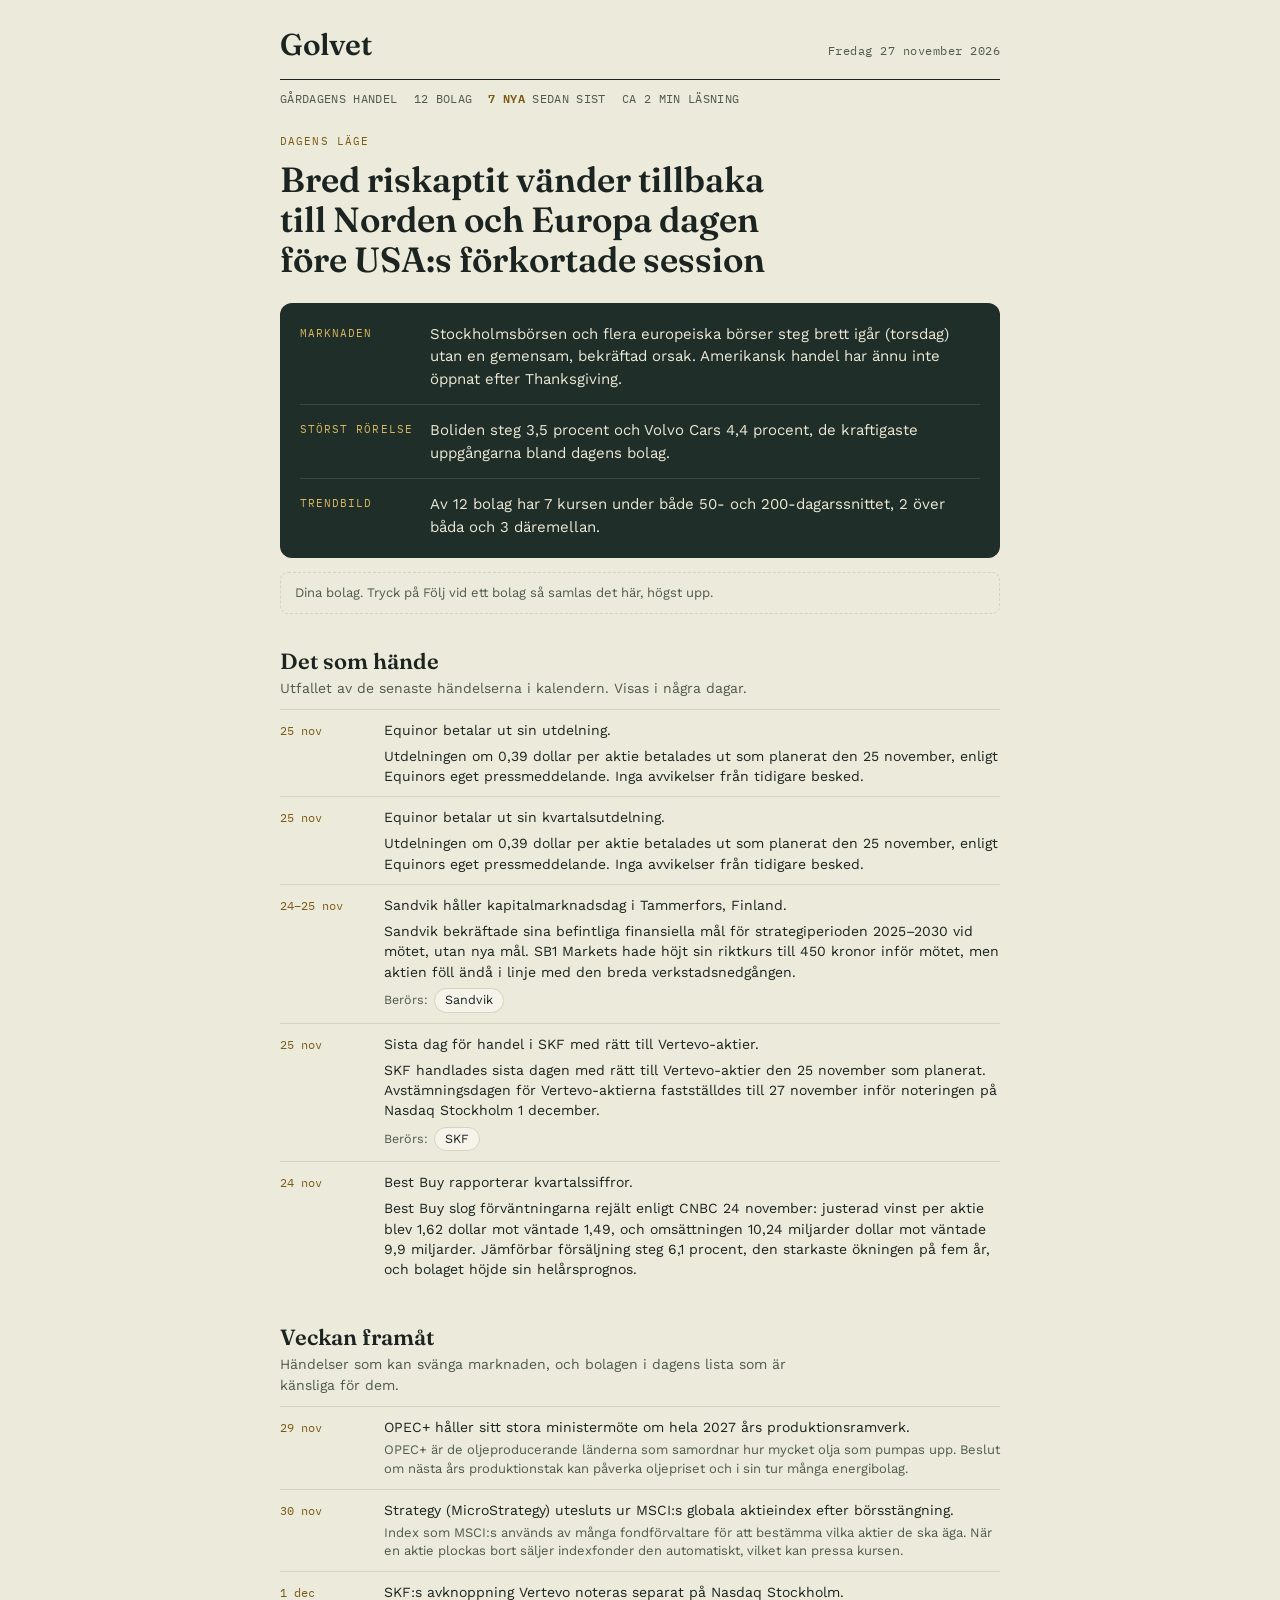
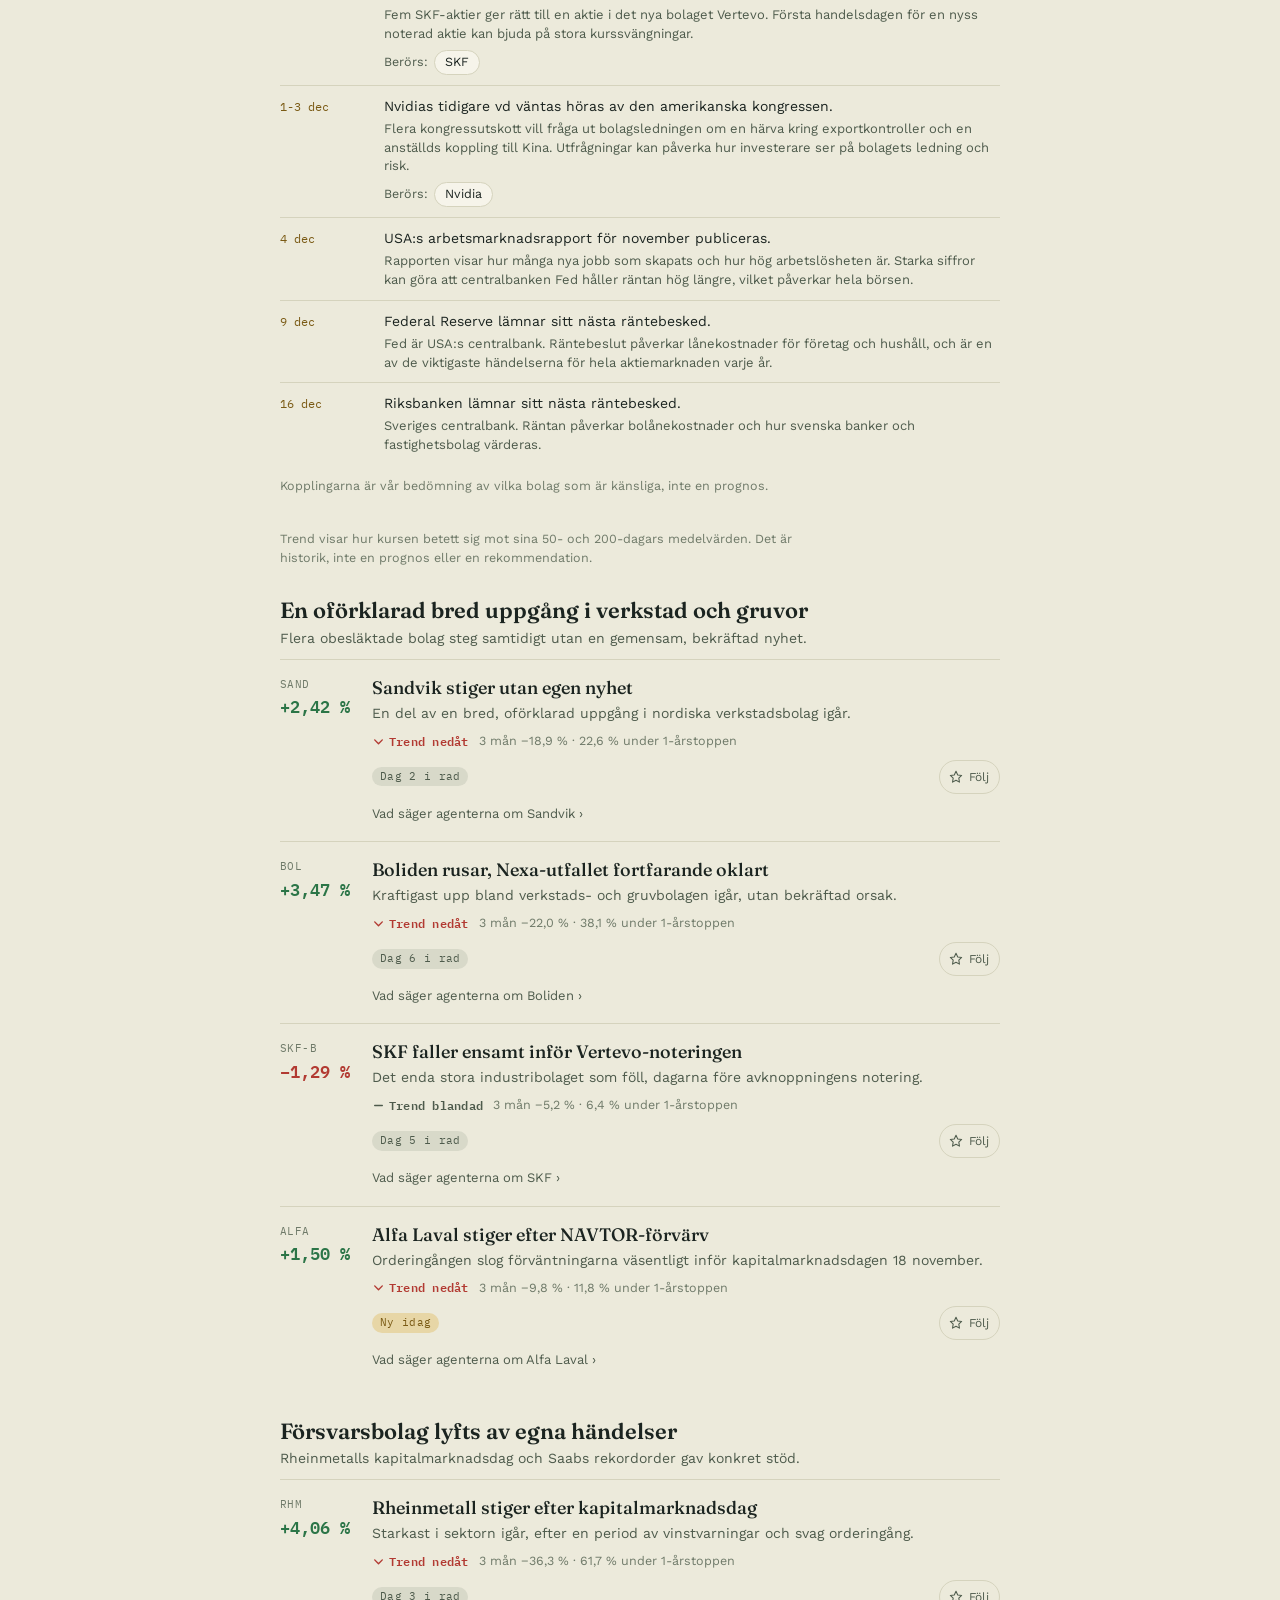
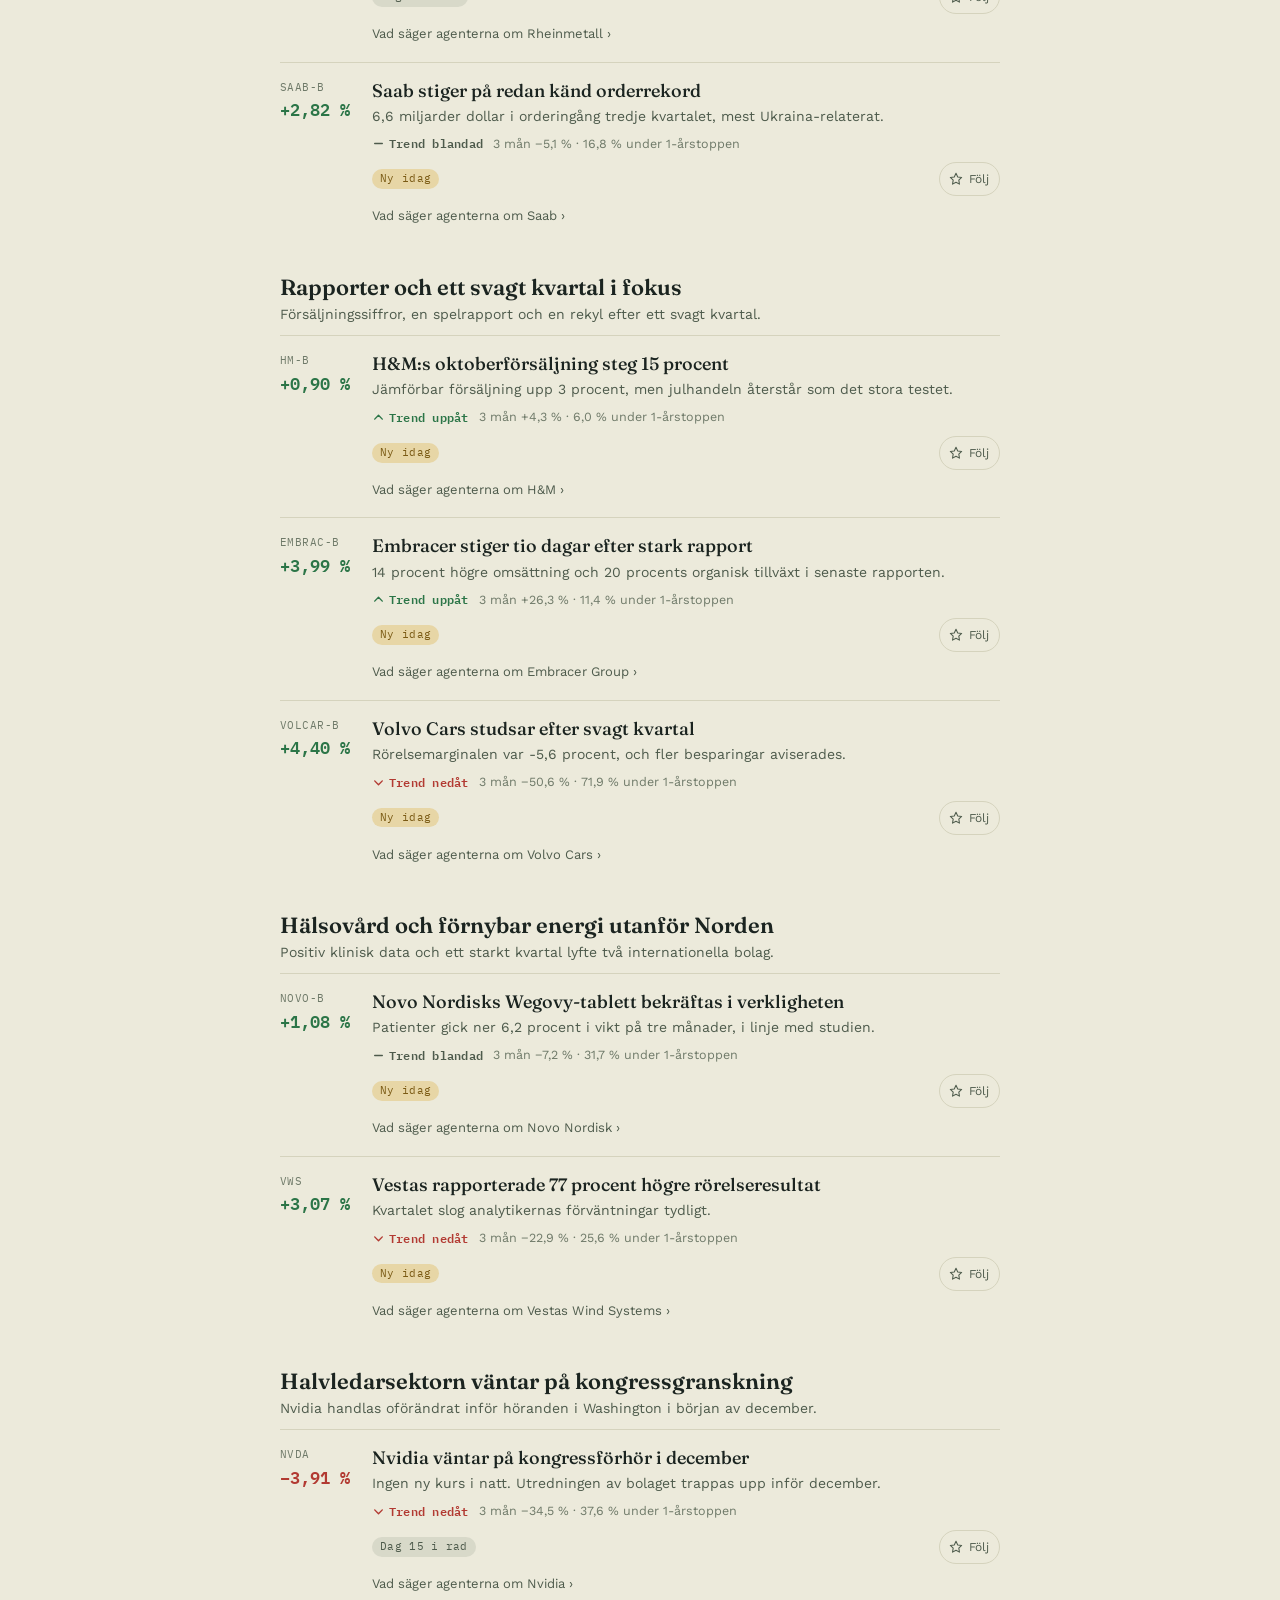
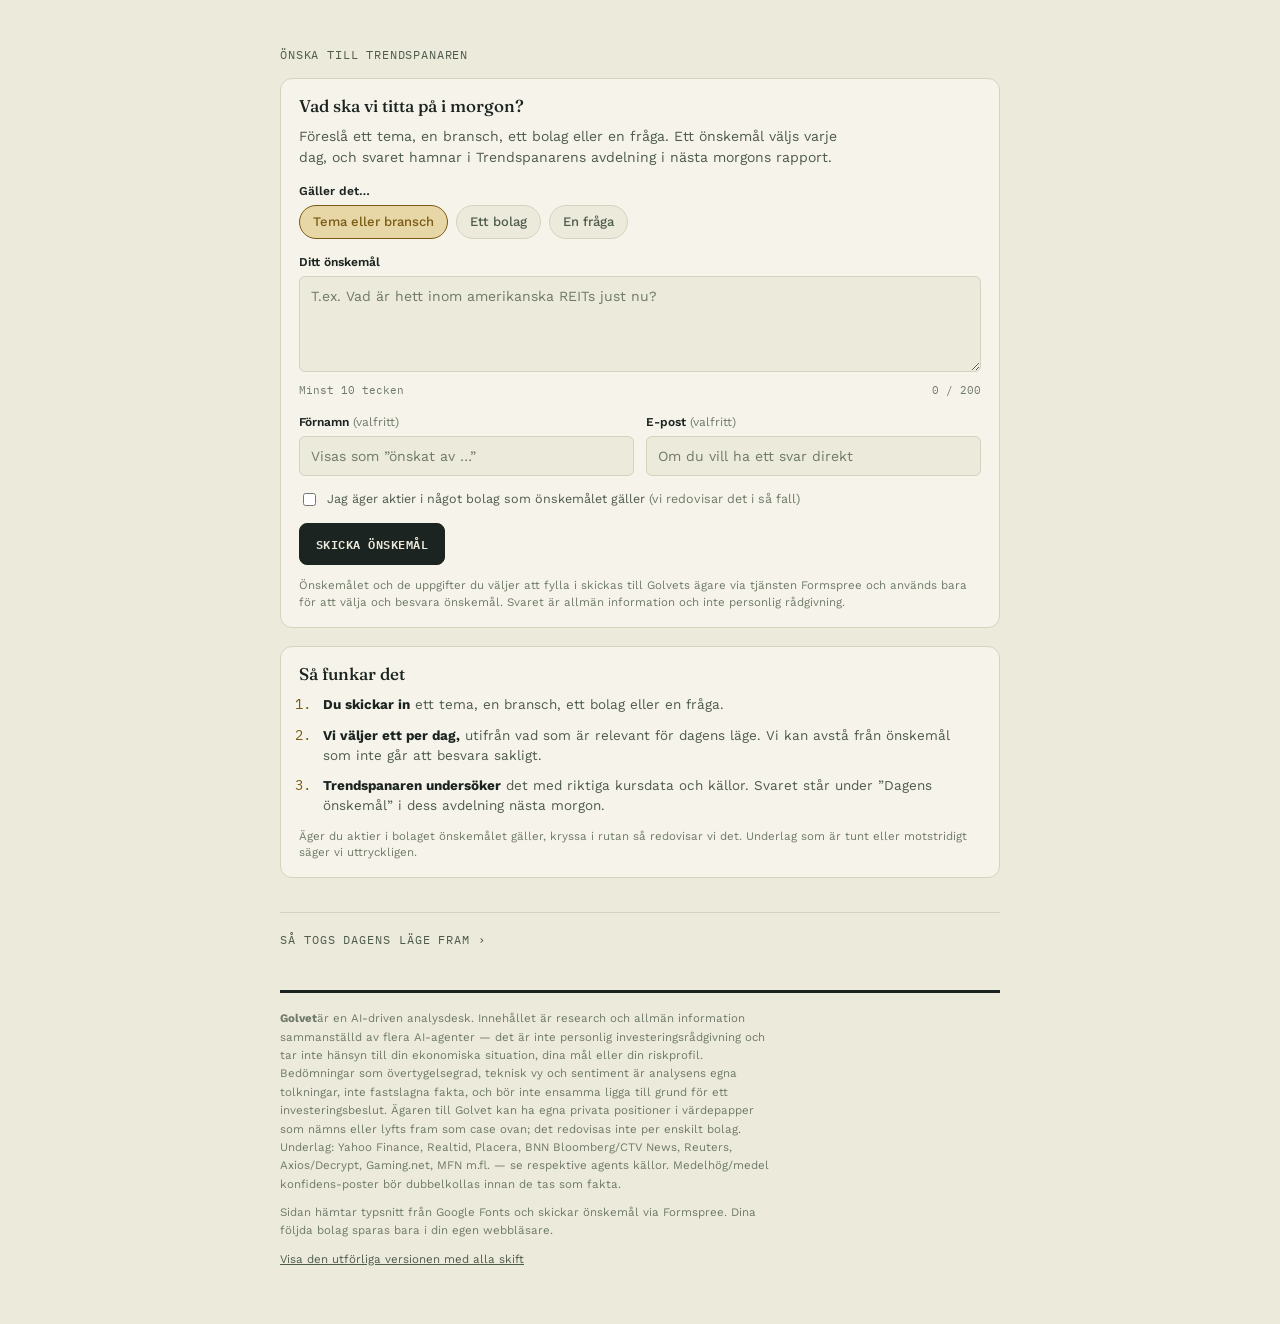
<file: index.html>
<!doctype html><html lang="sv"><head><meta charset="utf-8"><meta name="viewport" content="width=device-width,initial-scale=1"><title>Golvet</title><meta name="description" content="Dagens läge på börsen: Bred riskaptit vänder tillbaka till Norden och Europa dagen före USA:s förkortade session"><link rel="canonical" href="https://golvet.gaidens.se/"><meta property="og:type" content="website"><meta property="og:site_name" content="Golvet"><meta property="og:title" content="Golvet"><meta property="og:description" content="Dagens läge på börsen: Bred riskaptit vänder tillbaka till Norden och Europa dagen före USA:s förkortade session"><meta property="og:url" content="https://golvet.gaidens.se/"><meta property="og:locale" content="sv_SE"><meta name="twitter:card" content="summary"><link rel="icon" href="data:image/svg+xml,%3Csvg xmlns='http://www.w3.org/2000/svg' viewBox='0 0 100 100'%3E%3Ctext y='.9em' font-size='90'%3E%F0%9F%93%88%3C/text%3E%3C/svg%3E"><link rel="preconnect" href="https://fonts.gstatic.com" crossorigin><link rel="stylesheet" href="https://fonts.googleapis.com/css2?family=Fraunces:opsz,wght@9..144,500;9..144,600&family=Work+Sans:wght@400;500;600&family=IBM+Plex+Mono:wght@400;500;600&display=swap"><style>
:root{
  --paper:#ECEADB; --surface:#F6F4EA; --ink:#1B2420; --ink-soft:#4E5B4C; --ink-faint:#6F7A69; --line:#D5D3BD;
  --desk:#1F2E28; --desk-ink:#ECE8D6; --glance:#D9B65F;
  --brass:#7A5A14; --brass-soft:#E7D6A6; --up:#2B7547; --down:#B23A32;
  --f-display:'Fraunces', Georgia, serif; --f-body:'Work Sans', system-ui, sans-serif; --f-mono:'IBM Plex Mono', ui-monospace, monospace;
  --font-display:var(--f-display); --font-body:var(--f-body); --font-mono:var(--f-mono);
  --brass-strong:var(--brass); --radius-s:6px; --paper-2:var(--surface);
  color-scheme:light;
}
@media (prefers-color-scheme: dark){ :root:not([data-theme="light"]){
  --paper:#13160E; --surface:#1A1E14; --ink:#E7E4D2; --ink-soft:#AEB39C; --ink-faint:#8D9380; --line:#2B3024;
  --desk:#222E26; --desk-ink:#EFEBD8; --brass:#D9A53F; --brass-soft:#3B2E14; --up:#4CAF6E; --down:#E2645F; color-scheme:dark; } }
:root[data-theme="dark"]{
  --paper:#13160E; --surface:#1A1E14; --ink:#E7E4D2; --ink-soft:#AEB39C; --ink-faint:#8D9380; --line:#2B3024;
  --desk:#222E26; --desk-ink:#EFEBD8; --brass:#D9A53F; --brass-soft:#3B2E14; --up:#4CAF6E; --down:#E2645F; color-scheme:dark; }
*{box-sizing:border-box}
html{text-size-adjust:100%}
body{margin:0;background:var(--paper);color:var(--ink);font-family:var(--f-body);font-size:15px;line-height:1.5}
.page{max-width:760px;margin:0 auto;padding-inline:20px;padding-block:22px 56px}
h1,h2,h3,p,ul{margin:0}
ul{padding:0;list-style:none}
.mast{display:flex;justify-content:space-between;align-items:baseline;gap:12px;flex-wrap:wrap;padding-bottom:12px;border-bottom:1px solid var(--ink)}
.word{font-family:var(--f-display);font-weight:600;font-size:30px;letter-spacing:-.01em}
.date{font-family:var(--f-mono);font-size:12px;color:var(--ink-soft);letter-spacing:.04em}
.edition{display:flex;gap:16px;flex-wrap:wrap;padding-block:10px 0;font-family:var(--f-mono);font-size:11.5px;color:var(--ink-soft);letter-spacing:.03em;text-transform:uppercase}
.edition b{color:var(--brass);font-weight:600}
.lead{padding-block:26px 18px}
.eyebrow{font-family:var(--f-mono);font-size:11px;letter-spacing:.1em;text-transform:uppercase;color:var(--brass);margin-bottom:10px}
h1{font-family:var(--f-display);font-weight:600;font-size:clamp(25px,6.4vw,35px);line-height:1.15;text-wrap:balance}
.glance{background:var(--desk);color:var(--desk-ink);border-radius:12px;padding:6px 20px;margin-block:4px 0}
.g{display:grid;grid-template-columns:116px 1fr;gap:14px;padding-block:14px;border-top:1px solid rgba(236,232,214,.14)}
.g:first-child{border-top:none}
.gl{font-family:var(--f-mono);font-size:10.5px;letter-spacing:.1em;text-transform:uppercase;color:var(--glance);padding-top:3px}
.gt{font-size:15px;line-height:1.5}
.mine{margin-block:14px 0;padding:10px 14px;border:1px dashed var(--line);border-radius:8px;font-size:13px;color:var(--ink-soft)}
.mine .chips{display:flex;gap:8px;flex-wrap:wrap;margin-top:8px}
.chip{display:inline-flex;gap:8px;align-items:baseline;padding:4px 10px;border:1px solid var(--line);border-radius:999px;background:var(--surface);font-family:var(--f-mono);font-size:12px}
.chip .up{color:var(--up)}.chip .down{color:var(--down)}
.group{padding-block:30px 0}
h2{font-family:var(--f-display);font-weight:600;font-size:22px;line-height:1.2;text-wrap:balance}
.gsum{font-size:14px;color:var(--ink-soft);margin-top:4px;max-width:62ch}
.rows{margin-top:10px}
.row{display:grid;grid-template-columns:78px 1fr;gap:14px;padding-block:16px;border-top:1px solid var(--line);scroll-margin-top:16px}
.num{display:flex;flex-direction:column;gap:2px}
.tick{font-family:var(--f-mono);font-size:11px;color:var(--ink-faint);letter-spacing:.04em}
.move{font-family:var(--f-mono);font-weight:600;font-size:17px;font-variant-numeric:tabular-nums;white-space:nowrap}
.move.up{color:var(--up)}.move.down{color:var(--down)}
h3{font-family:var(--f-display);font-weight:500;font-size:18px;line-height:1.28;text-wrap:balance}
.why{font-size:14px;color:var(--ink-soft);margin-top:4px}
.trend{display:flex;flex-wrap:wrap;gap:3px 10px;align-items:center;margin-top:8px}
.tl{display:inline-flex;gap:4px;align-items:center;font-family:var(--f-mono);font-size:11.5px;font-weight:600;letter-spacing:.02em}
.tl svg{fill:none;stroke:currentColor;stroke-width:2.6;stroke-linecap:round;stroke-linejoin:round}
.tl.up{color:var(--up)}.tl.down{color:var(--down)}.tl.mid{color:var(--ink-soft)}
.tm{font-size:12.5px;color:var(--ink-faint)}
.tags{display:flex;flex-wrap:wrap;gap:6px;align-items:center;margin-top:9px}
.tag{font-family:var(--f-mono);font-size:10.5px;letter-spacing:.03em;padding:2px 8px;border-radius:999px;background:color-mix(in srgb,var(--ink-soft) 12%,transparent);color:var(--ink-soft)}
.tag.new{background:var(--brass-soft);color:var(--brass)}
.tag.quiet{background:transparent;border:1px solid var(--line)}
.tag.wish{background:var(--brass);color:var(--paper)}
.follow{margin-left:auto;display:inline-flex;gap:5px;align-items:center;background:none;border:1px solid var(--line);border-radius:999px;padding:3px 10px 3px 8px;font:inherit;font-size:12px;color:var(--ink-soft);cursor:pointer}
.follow svg{fill:none;stroke:currentColor}
.follow{min-height:34px}
.follow[aria-pressed="true"]{color:var(--paper);background:var(--brass);border-color:var(--brass);font-weight:600}
.follow[aria-pressed="true"] svg{fill:currentColor}
.chip.away{color:var(--ink-faint);font-family:var(--f-body)}
.mine .note{display:block;margin-top:8px;font-size:12px;color:var(--ink-faint)}
.toast{position:fixed;left:50%;bottom:20px;transform:translate(-50%,16px);max-width:min(92vw,440px);display:flex;gap:14px;align-items:center;padding:10px 14px;border-radius:10px;background:var(--desk);color:var(--desk-ink);font-size:14px;box-shadow:0 6px 24px rgba(0,0,0,.28);opacity:0;pointer-events:none;transition:opacity .18s,transform .18s;z-index:50}
.toast.show{opacity:1;transform:translate(-50%,0);pointer-events:auto}
.toast button{background:none;border:0;padding:4px 2px;font:inherit;font-weight:600;color:var(--glance);cursor:pointer;text-decoration:underline;white-space:nowrap}
@media (prefers-reduced-motion:reduce){.toast{transition:none}}
.follow:hover{border-color:var(--ink-faint)}
:focus-visible{outline:2px solid var(--brass);outline-offset:2px}
details{margin-top:8px}
summary{cursor:pointer;font-size:13px;color:var(--ink-soft);list-style:none;display:inline-block;padding-block:2px}
summary::-webkit-details-marker{display:none}
summary::after{content:" \203A"}
details[open] summary::after{content:" \2039"}
.det{margin-top:8px;padding:12px 14px;background:var(--surface);border-radius:8px;display:flex;flex-direction:column;gap:10px;font-size:13.5px}
.det b{color:var(--ink)}
.src{font-family:var(--f-mono);font-size:11px;color:var(--ink-faint)}
.agents{display:flex;flex-direction:column;gap:10px;padding-bottom:10px;border-bottom:1px solid var(--line)}
.ag{display:grid;grid-template-columns:96px 1fr;gap:12px}
.al{font-family:var(--f-mono);font-size:10.5px;letter-spacing:.06em;text-transform:uppercase;color:var(--brass);padding-top:3px}
.qt{color:var(--ink-faint);font-style:italic}
.week{padding-block:34px 0}
.cal{margin-top:10px}
.cal li{display:grid;grid-template-columns:92px 1fr;gap:12px;padding-block:10px;border-top:1px solid var(--line);font-size:14px}
.cd{font-family:var(--f-mono);font-size:12px;color:var(--brass);padding-top:2px}
.cx.out{color:var(--ink);font-size:14px;margin-top:5px}
.cx{margin:3px 0 0;color:var(--ink-soft);font-size:13px;line-height:1.45}
.berors{display:flex;flex-wrap:wrap;gap:6px;align-items:center;margin-top:6px;font-size:12.5px;color:var(--ink-soft)}
.chip2{text-decoration:none;color:var(--ink);padding:2px 10px;border:1px solid var(--line);border-radius:999px;background:var(--surface);font-size:12.5px}
.chip2:hover{border-color:var(--brass)}
.legend{font-size:12.5px;color:var(--ink-faint);margin-top:12px;max-width:70ch}
.wishnow{padding-block:34px 0}
.wishnow .wa{margin-top:10px;font-size:15px;line-height:1.6;max-width:62ch}
.back{margin-top:34px;border-top:1px solid var(--line);padding-top:6px}
.back summary{font-family:var(--f-mono);font-size:11.5px;letter-spacing:.08em;text-transform:uppercase;padding-block:12px}
.lens{display:flex;flex-direction:column;gap:10px;margin-top:6px;font-size:13.5px;color:var(--ink-soft)}
.lens b{color:var(--ink);display:block;font-weight:600}
.section-label{font-family:var(--f-mono);font-size:12px;letter-spacing:.07em;text-transform:uppercase;color:var(--ink-soft);margin:0 0 14px}
.panel{background:var(--surface);border:1px solid var(--line);border-radius:12px;padding:16px 18px}
.panel h3{font-size:17px;margin-bottom:10px}
.btn{font-family:var(--f-mono);font-weight:600;letter-spacing:.04em;text-transform:uppercase;background:var(--ink);color:var(--paper);border:1px solid var(--ink);border-radius:8px;cursor:pointer}
.btn.ghost{background:transparent;color:var(--ink)}
.btn:disabled{opacity:.6;cursor:default}
footer{margin-top:30px;padding-top:16px;border-top:3px solid var(--ink)}
footer p{font-size:11.5px;color:var(--ink-faint);line-height:1.6;max-width:70ch}
footer .more{margin-top:10px}
footer a{color:var(--ink-soft)}
@media (max-width:480px){
  .g{grid-template-columns:1fr;gap:4px}
  .row{grid-template-columns:64px 1fr;gap:12px}
  .move{font-size:15px}
  h3{font-size:17px}
  .ag{grid-template-columns:1fr;gap:2px}
  .cal li{grid-template-columns:78px 1fr}
}

  /* ---------- önskemål till Trendspanaren (prototyp) ---------- */
  .wish{ margin-top:32px; }
  .wish-grid{ display:grid; grid-template-columns:minmax(0,1.25fr) minmax(0,1fr); gap:18px; align-items:start; }
  .wish .panel{ position:relative; }
  .wish-badge{
    font-family:var(--font-mono); font-size:10.5px; letter-spacing:.06em; text-transform:uppercase;
    color:var(--brass-strong); background:var(--brass-soft); border-radius:99px; padding:2px 9px; white-space:nowrap;
  }
  .wish-lead{ margin:0 0 14px; font-size:14px; color:var(--ink-soft); max-width:60ch; }
  .wish label, .wish legend{ display:block; font-size:12px; font-weight:600; color:var(--ink); margin:0 0 5px; padding:0; }
  .wish .opt{ font-weight:400; color:var(--ink-faint); }
  .wish fieldset{ border:0; margin:0 0 14px; padding:0; min-width:0; }
  .wish textarea, .wish input[type=text], .wish input[type=email]{
    width:100%; font-family:var(--font-body); font-size:14px; line-height:1.45; padding:9px 11px;
    border:1px solid var(--line); border-radius:var(--radius-s); background:var(--paper); color:var(--ink);
  }
  .wish textarea{ min-height:96px; resize:vertical; }
  .wish textarea::placeholder, .wish input::placeholder{ color:var(--ink-faint); }
  .wish textarea:focus, .wish input:focus{ outline:2px solid var(--brass); outline-offset:1px; border-color:var(--brass); }
  .wish-field{ margin-bottom:14px; }
  .wish-count{ display:flex; justify-content:space-between; gap:10px; margin-top:4px; font-family:var(--font-mono); font-size:11px; color:var(--ink-faint); }
  .wish-count .err{ color:var(--down); }
  .wish-count .over{ color:var(--down); }
  .wish-types{ display:flex; flex-wrap:wrap; gap:8px; }
  .wish-types input{ position:absolute; opacity:0; pointer-events:none; }
  .wish-types label{
    margin:0; font-weight:500; font-size:13px; padding:6px 13px; border:1px solid var(--line);
    border-radius:99px; background:var(--paper); color:var(--ink-soft); cursor:pointer;
  }
  .wish-types label:hover{ border-color:var(--ink-soft); color:var(--ink); }
  .wish-types input:checked + label{ background:var(--brass-soft); border-color:var(--brass); color:var(--brass-strong); }
  .wish-types input:focus-visible + label{ outline:2px solid var(--brass); outline-offset:2px; }
  .wish-row{ display:grid; grid-template-columns:1fr 1fr; gap:12px; }
  .wish label.wish-check{ display:flex; gap:8px; align-items:flex-start; margin:0 0 14px; font-size:12.5px; font-weight:400; color:var(--ink-soft); }
  .wish-check input{ margin-top:3px; accent-color:var(--brass); }
  .wish-hp{ position:absolute; left:-9999px; width:1px; height:1px; overflow:hidden; }
  .wish-actions{ display:flex; align-items:center; gap:14px; flex-wrap:wrap; }
  .wish .btn{ padding:10px 16px; font-size:12px; }
  .wish-msg{ font-size:12.5px; color:var(--ink-soft); }
  .wish-msg.err{ color:var(--down); }
  .wish-fine{ margin:12px 0 0; font-size:11.5px; color:var(--ink-faint); line-height:1.45; }
  .wish-done{ text-align:left; }
  .wish-done h4{ font-family:var(--font-display); font-size:17px; margin:0 0 6px; }
  .wish-done p{ margin:0 0 12px; font-size:14px; color:var(--ink-soft); }
  .wish-quote{
    margin:0 0 14px; padding:10px 13px; border-left:3px solid var(--brass); background:var(--paper);
    border-radius:0 var(--radius-s) var(--radius-s) 0; font-size:14px; color:var(--ink);
  }
  .wish-side h3{ display:flex; align-items:center; justify-content:space-between; gap:10px; }
  .wish-list{ list-style:none; margin:0; padding:0; }
  .wish-item{ display:flex; gap:12px; align-items:flex-start; padding:11px 0; border-top:1px solid var(--line); }
  .wish-item:first-child{ border-top:0; padding-top:2px; }
  .wish-vote{
    flex:none; width:44px; padding:5px 0; text-align:center; border:1px solid var(--line); border-radius:var(--radius-s);
    background:var(--paper); color:var(--ink-soft); cursor:pointer; font-family:var(--font-mono); font-size:12px; line-height:1.2;
  }
  .wish-vote b{ display:block; font-size:14px; color:var(--ink); }
  .wish-vote:hover{ border-color:var(--ink-soft); }
  .wish-vote[aria-pressed=true]{ background:var(--brass-soft); border-color:var(--brass); color:var(--brass-strong); }
  .wish-vote[aria-pressed=true] b{ color:var(--brass-strong); }
  .wish-item-body{ min-width:0; }
  .wish-item-body p{ margin:0; font-size:13.5px; color:var(--ink); }
  .wish-meta{ margin-top:2px; font-family:var(--font-mono); font-size:11px; color:var(--ink-faint); }
  .wish-status{ display:inline-block; padding:0 7px; border-radius:99px; border:1px solid var(--line); margin-right:6px; }
  .wish-status.next{ color:var(--up); border-color:var(--up); }
  .wish-today{ margin-top:18px; }
  .wish-today .panel{ border-left:3px solid var(--brass); }
  .wish-today h3{ display:flex; align-items:center; gap:10px; flex-wrap:wrap; }
  .wish-today p{ margin:0 0 8px; font-size:14px; color:var(--ink-soft); }
  .wish-today p:last-child{ margin-bottom:0; }
  .wish-today p b{ color:var(--ink); }
  @media (max-width:820px){
    .wish-grid{ grid-template-columns:1fr; }
  }
  @media (max-width:480px){
    .wish-row{ grid-template-columns:1fr; }
    .wish .btn{ width:100%; }
  }
  .wish-steps{ margin:0 0 12px; padding:0 0 0 20px; font-size:13.5px; color:var(--ink-soft); }
  .wish-steps li{ margin:0 0 10px; padding-left:4px; }
  .wish-steps li::marker{ font-family:var(--font-mono); color:var(--brass-strong); }
  .wish-steps b{ color:var(--ink); }

.wish-grid{ grid-template-columns:1fr !important; }
.wish{ margin-top:34px; }
</style></head><body>
<div class="page">
<header><div class="mast"><span class="word">Golvet</span><span class="date">Fredag 27 november 2026</span></div><div class="edition"><span>Gårdagens handel</span><span>12 bolag</span><span><b>7 nya</b> sedan sist</span><span>ca 2 min läsning</span></div></header>
<section class="lead"><p class="eyebrow">Dagens läge</p><h1>Bred riskaptit vänder tillbaka till Norden och Europa dagen före USA:s förkortade session</h1></section>
<div class="glance"><div class="g"><span class="gl">Marknaden</span><span class="gt">Stockholmsbörsen och flera europeiska börser steg brett igår (torsdag) utan en gemensam, bekräftad orsak. Amerikansk handel har ännu inte öppnat efter Thanksgiving.</span></div><div class="g"><span class="gl">Störst rörelse</span><span class="gt">Boliden steg 3,5 procent och Volvo Cars 4,4 procent, de kraftigaste uppgångarna bland dagens bolag.</span></div><div class="g"><span class="gl">Trendbild</span><span class="gt">Av 12 bolag har 7 kursen under både 50- och 200-dagarssnittet, 2 över båda och 3 däremellan.</span></div></div>
<div class="mine" id="mine"></div>
<section class="week"><h2>Det som hände</h2><p class="gsum">Utfallet av de senaste händelserna i kalendern. Visas i några dagar.</p><ul class="cal"><li><span class="cd">25 nov</span><div><span>Equinor betalar ut sin utdelning.</span><p class="cx out">Utdelningen om 0,39 dollar per aktie betalades ut som planerat den 25 november, enligt Equinors eget pressmeddelande. Inga avvikelser från tidigare besked.</p></div></li><li><span class="cd">25 nov</span><div><span>Equinor betalar ut sin kvartalsutdelning.</span><p class="cx out">Utdelningen om 0,39 dollar per aktie betalades ut som planerat den 25 november, enligt Equinors eget pressmeddelande. Inga avvikelser från tidigare besked.</p></div></li><li><span class="cd">24–25 nov</span><div><span>Sandvik håller kapitalmarknadsdag i Tammerfors, Finland.</span><p class="cx out">Sandvik bekräftade sina befintliga finansiella mål för strategiperioden 2025–2030 vid mötet, utan nya mål. SB1 Markets hade höjt sin riktkurs till 450 kronor inför mötet, men aktien föll ändå i linje med den breda verkstadsnedgången.</p><div class="berors"><span>Berörs:</span><a class="chip2" href="#c-SAND">Sandvik</a></div></div></li><li><span class="cd">25 nov</span><div><span>Sista dag för handel i SKF med rätt till Vertevo-aktier.</span><p class="cx out">SKF handlades sista dagen med rätt till Vertevo-aktier den 25 november som planerat. Avstämningsdagen för Vertevo-aktierna fastställdes till 27 november inför noteringen på Nasdaq Stockholm 1 december.</p><div class="berors"><span>Berörs:</span><a class="chip2" href="#c-SKF-B">SKF</a></div></div></li><li><span class="cd">24 nov</span><div><span>Best Buy rapporterar kvartalssiffror.</span><p class="cx out">Best Buy slog förväntningarna rejält enligt CNBC 24 november: justerad vinst per aktie blev 1,62 dollar mot väntade 1,49, och omsättningen 10,24 miljarder dollar mot väntade 9,9 miljarder. Jämförbar försäljning steg 6,1 procent, den starkaste ökningen på fem år, och bolaget höjde sin helårsprognos.</p></div></li></ul></section>
<section class="week"><h2>Veckan framåt</h2><p class="gsum">Händelser som kan svänga marknaden, och bolagen i dagens lista som är känsliga för dem.</p><ul class="cal"><li><span class="cd">29 nov</span><div><span>OPEC+ håller sitt stora ministermöte om hela 2027 års produktionsramverk.</span><p class="cx">OPEC+ är de oljeproducerande länderna som samordnar hur mycket olja som pumpas upp. Beslut om nästa års produktionstak kan påverka oljepriset och i sin tur många energibolag.</p></div></li><li><span class="cd">30 nov</span><div><span>Strategy (MicroStrategy) utesluts ur MSCI:s globala aktieindex efter börsstängning.</span><p class="cx">Index som MSCI:s används av många fondförvaltare för att bestämma vilka aktier de ska äga. När en aktie plockas bort säljer indexfonder den automatiskt, vilket kan pressa kursen.</p></div></li><li><span class="cd">1 dec</span><div><span>SKF:s avknoppning Vertevo noteras separat på Nasdaq Stockholm.</span><p class="cx">Fem SKF-aktier ger rätt till en aktie i det nya bolaget Vertevo. Första handelsdagen för en nyss noterad aktie kan bjuda på stora kurssvängningar.</p><div class="berors"><span>Berörs:</span><a class="chip2" href="#c-SKF-B">SKF</a></div></div></li><li><span class="cd">1-3 dec</span><div><span>Nvidias tidigare vd väntas höras av den amerikanska kongressen.</span><p class="cx">Flera kongressutskott vill fråga ut bolagsledningen om en härva kring exportkontroller och en anställds koppling till Kina. Utfrågningar kan påverka hur investerare ser på bolagets ledning och risk.</p><div class="berors"><span>Berörs:</span><a class="chip2" href="#c-NVDA">Nvidia</a></div></div></li><li><span class="cd">4 dec</span><div><span>USA:s arbetsmarknadsrapport för november publiceras.</span><p class="cx">Rapporten visar hur många nya jobb som skapats och hur hög arbetslösheten är. Starka siffror kan göra att centralbanken Fed håller räntan hög längre, vilket påverkar hela börsen.</p></div></li><li><span class="cd">9 dec</span><div><span>Federal Reserve lämnar sitt nästa räntebesked.</span><p class="cx">Fed är USA:s centralbank. Räntebeslut påverkar lånekostnader för företag och hushåll, och är en av de viktigaste händelserna för hela aktiemarknaden varje år.</p></div></li><li><span class="cd">16 dec</span><div><span>Riksbanken lämnar sitt nästa räntebesked.</span><p class="cx">Sveriges centralbank. Räntan påverkar bolånekostnader och hur svenska banker och fastighetsbolag värderas.</p></div></li></ul><p class="legend">Kopplingarna är vår bedömning av vilka bolag som är känsliga, inte en prognos.</p></section>
<p class="legend" style="margin-top:34px">Trend visar hur kursen betett sig mot sina 50- och 200-dagars medelvärden. Det är historik, inte en prognos eller en rekommendation.</p>
<section class="group"><h2>En oförklarad bred uppgång i verkstad och gruvor</h2><p class="gsum">Flera obesläktade bolag steg samtidigt utan en gemensam, bekräftad nyhet.</p><ul class="rows"><li class="row" id="c-SAND" data-t="SAND" data-mv="+2,42 %" data-co="Sandvik"><div class="num"><span class="tick">SAND</span><span class="move up">+2,42 %</span></div><div class="body"><h3>Sandvik stiger utan egen nyhet</h3><p class="why">En del av en bred, oförklarad uppgång i nordiska verkstadsbolag igår.</p><div class="trend"><span class="tl down"><svg viewBox="0 0 24 24" width="13" height="13" aria-hidden="true"><path d="M5 9l7 7 7-7"/></svg>Trend nedåt</span><span class="tm">3 mån −18,9 % · 22,6 % under 1-årstoppen</span></div><div class="tags"><span class="tag">Dag 2 i rad</span><button class="follow" type="button" aria-pressed="false" aria-label="Följ Sandvik"><svg viewBox="0 0 24 24" width="16" height="16" aria-hidden="true"><path d="M12 3.5l2.6 5.4 5.9.8-4.3 4.1 1 5.9L12 16.9l-5.2 2.8 1-5.9-4.3-4.1 5.9-.8z" stroke-width="1.6" stroke-linejoin="round"/></svg><span>Följ</span></button></div><details><summary>Vad säger agenterna om Sandvik</summary><div class="det"><div class="agents"><div class="ag"><span class="al">Bolag och analytiker</span><span class="at"><span class="qt">Ingen kommentar idag.</span></span></div><div class="ag"><span class="al">Sentiment</span><span class="at">Positivt kursmässigt, men utan en egen, bekräftad nyhet att förklara det med. —</span></div><div class="ag"><span class="al">Riskgranskare</span><span class="at"><b>Bull:</b> en bred, positiv marknadsrörelse utan egen negativ nyhet. <b>Bear:</b> uppgången saknar en egen bekräftad orsak, vilket gör den känslig för att vändas lika snabbt som den kom.</span></div><div class="ag"><span class="al">Omvärld</span><span class="at"><span class="qt">Inget känt i dagens underlag.</span></span></div></div><p><b>Så rörde sig aktien.</b> Sandvik steg 2,42 procent till 326,50 kronor i gårdagens handel (dagsintervall 325,50–330,10 kronor, volym 1 336 789 aktier), en del av en bred uppgång i nästan hela den nordiska verkstads- och gruvsektorn.</p><p><b>Trend.</b> Pris 318,80, 50-dagars medelvärde 358,84, 200-dagars 372,14. Över båda räknas som uppåt, under båda som nedåt. Det beskriver hur kursen betett sig, inte en prognos.</p><p class="src">Påverkan: Positiv. Källa: Yahoo Finance (26/11).</p></div></details></div></li><li class="row" id="c-BOL" data-t="BOL" data-mv="+3,47 %" data-co="Boliden"><div class="num"><span class="tick">BOL</span><span class="move up">+3,47 %</span></div><div class="body"><h3>Boliden rusar, Nexa-utfallet fortfarande oklart</h3><p class="why">Kraftigast upp bland verkstads- och gruvbolagen igår, utan bekräftad orsak.</p><div class="trend"><span class="tl down"><svg viewBox="0 0 24 24" width="13" height="13" aria-hidden="true"><path d="M5 9l7 7 7-7"/></svg>Trend nedåt</span><span class="tm">3 mån −22,0 % · 38,1 % under 1-årstoppen</span></div><div class="tags"><span class="tag">Dag 6 i rad</span><button class="follow" type="button" aria-pressed="false" aria-label="Följ Boliden"><svg viewBox="0 0 24 24" width="16" height="16" aria-hidden="true"><path d="M12 3.5l2.6 5.4 5.9.8-4.3 4.1 1 5.9L12 16.9l-5.2 2.8 1-5.9-4.3-4.1 5.9-.8z" stroke-width="1.6" stroke-linejoin="round"/></svg><span>Följ</span></button></div><details><summary>Vad säger agenterna om Boliden</summary><div class="det"><div class="agents"><div class="ag"><span class="al">Bolag och analytiker</span><span class="at"><span class="qt">Ingen kommentar idag.</span></span></div><div class="ag"><span class="al">Sentiment</span><span class="at">Splittrat — en stark kursuppgång möter ett fortsatt obekräftat stämmoutfall. —</span></div><div class="ag"><span class="al">Riskgranskare</span><span class="at"><b>Bull:</b> samma breda uppgång, och ett positivt Nexa-besked skulle kunna förstärka rörelsen. <b>Bear:</b> utfallet av förra veckans stämma om Nexa-affären är fortfarande inte bekräftat mot en primärkälla.</span></div><div class="ag"><span class="al">Omvärld</span><span class="at">Förvärvet av en kontrollerande andel i brasilianska Nexa Resources väntas slutföras första kvartalet 2027.</span></div></div><p><b>Så rörde sig aktien.</b> Boliden steg 3,47 procent till 462,60 kronor i gårdagens handel (dagsintervall 457,50–466,80 kronor, volym 1 158 098 aktier), den kraftigaste uppgången bland de större nordiska verkstads- och gruvbolagen, utan en bekräftad egen nyhet som förklarar hela rörelsen.</p><p><b>Trend.</b> Pris 447,10, 50-dagars medelvärde 508,24, 200-dagars 540,67. Över båda räknas som uppåt, under båda som nedåt. Det beskriver hur kursen betett sig, inte en prognos.</p><p class="src">Påverkan: Blandad. Källa: Yahoo Finance (26/11); utfallet av stämman 23/11 kunde inte verifieras mot en primärkälla.</p></div></details></div></li><li class="row" id="c-SKF-B" data-t="SKF-B" data-mv="−1,29 %" data-co="SKF"><div class="num"><span class="tick">SKF-B</span><span class="move down">−1,29 %</span></div><div class="body"><h3>SKF faller ensamt inför Vertevo-noteringen</h3><p class="why">Det enda stora industribolaget som föll, dagarna före avknoppningens notering.</p><div class="trend"><span class="tl mid"><svg viewBox="0 0 24 24" width="13" height="13" aria-hidden="true"><path d="M5 12h14"/></svg>Trend blandad</span><span class="tm">3 mån −5,2 % · 6,4 % under 1-årstoppen</span></div><div class="tags"><span class="tag">Dag 5 i rad</span><button class="follow" type="button" aria-pressed="false" aria-label="Följ SKF"><svg viewBox="0 0 24 24" width="16" height="16" aria-hidden="true"><path d="M12 3.5l2.6 5.4 5.9.8-4.3 4.1 1 5.9L12 16.9l-5.2 2.8 1-5.9-4.3-4.1 5.9-.8z" stroke-width="1.6" stroke-linejoin="round"/></svg><span>Följ</span></button></div><details><summary>Vad säger agenterna om SKF</summary><div class="det"><div class="agents"><div class="ag"><span class="al">Bolag och analytiker</span><span class="at"><span class="qt">Ingen kommentar idag.</span></span></div><div class="ag"><span class="al">Sentiment</span><span class="at">I grunden positivt inför noteringen, men gårdagens nedgång avviker från den annars breda sektoruppgången. —</span></div><div class="ag"><span class="al">Riskgranskare</span><span class="at"><b>Bull:</b> ett konkret, bekräftat noteringsdatum för Vertevo (1 december) ger klarhet. <b>Bear:</b> aktien var den enda stora förloraren i en annars stark sektordag.</span></div><div class="ag"><span class="al">Omvärld</span><span class="at">Fem SKF-aktier ger rätt till en aktie i det nya bolaget Vertevo, som noteras separat 1 december.</span></div></div><p><b>Så rörde sig aktien.</b> SKF föll 1,29 procent till 260,00 kronor i gårdagens handel (dagsintervall 254,90–263,30 kronor, volym 2 437 815 aktier), det enda större industribolaget som föll i en annars bred uppgångsdag, dagarna före avknoppningen Vertevos bekräftade notering på Nasdaq Stockholm 1 december.</p><p><b>Trend.</b> Pris 263,40, 50-dagars medelvärde 272,14, 200-dagars 253,70. Över båda räknas som uppåt, under båda som nedåt. Det beskriver hur kursen betett sig, inte en prognos.</p><p class="src">Påverkan: Blandad. Källa: Placera (Vertevo-tidsplan, september–november), Yahoo Finance (26/11).</p></div></details></div></li><li class="row" id="c-ALFA" data-t="ALFA" data-mv="+1,50 %" data-co="Alfa Laval"><div class="num"><span class="tick">ALFA</span><span class="move up">+1,50 %</span></div><div class="body"><h3>Alfa Laval stiger efter NAVTOR-förvärv</h3><p class="why">Orderingången slog förväntningarna väsentligt inför kapitalmarknadsdagen 18 november.</p><div class="trend"><span class="tl down"><svg viewBox="0 0 24 24" width="13" height="13" aria-hidden="true"><path d="M5 9l7 7 7-7"/></svg>Trend nedåt</span><span class="tm">3 mån −9,8 % · 11,8 % under 1-årstoppen</span></div><div class="tags"><span class="tag new">Ny idag</span><button class="follow" type="button" aria-pressed="false" aria-label="Följ Alfa Laval"><svg viewBox="0 0 24 24" width="16" height="16" aria-hidden="true"><path d="M12 3.5l2.6 5.4 5.9.8-4.3 4.1 1 5.9L12 16.9l-5.2 2.8 1-5.9-4.3-4.1 5.9-.8z" stroke-width="1.6" stroke-linejoin="round"/></svg><span>Följ</span></button></div><details><summary>Vad säger agenterna om Alfa Laval</summary><div class="det"><div class="agents"><div class="ag"><span class="al">Bolag och analytiker</span><span class="at"><span class="qt">Ingen kommentar idag.</span></span></div><div class="ag"><span class="al">Sentiment</span><span class="at">Positivt — orderingången slog förväntningarna väsentligt och förvärvet beskrivs som strategiskt viktigt. —</span></div><div class="ag"><span class="al">Riskgranskare</span><span class="at"><b>Bull:</b> NAVTOR-förvärvet och en kapitalmarknadsdag ger konkreta, egna skäl till uppgången. <b>Bear:</b> bolaget har själv sagt att affären är marginalneutral på kort sikt.</span></div><div class="ag"><span class="al">Omvärld</span><span class="at"><span class="qt">Inget känt i dagens underlag.</span></span></div></div><p><b>Så rörde sig aktien.</b> Alfa Laval steg 1,50 procent till 528,40 kronor i gårdagens handel (dagsintervall 525,20–532,60 kronor, volym 294 892 aktier), efter att bolaget 6 november meddelat att det förvärvar norska NAVTOR och höll kapitalmarknadsdag 18 november.</p><p><b>Trend.</b> Pris 520,60, 50-dagars medelvärde 552,50, 200-dagars 547,11. Över båda räknas som uppåt, under båda som nedåt. Det beskriver hur kursen betett sig, inte en prognos.</p><p class="src">Påverkan: Positiv. Källa: Alfa Laval (pressmeddelanden 3–6/11), Placera (orderingång, 27/10), Yahoo Finance (26/11).</p></div></details></div></li></ul></section><section class="group"><h2>Försvarsbolag lyfts av egna händelser</h2><p class="gsum">Rheinmetalls kapitalmarknadsdag och Saabs rekordorder gav konkret stöd.</p><ul class="rows"><li class="row" id="c-RHM" data-t="RHM" data-mv="+4,06 %" data-co="Rheinmetall"><div class="num"><span class="tick">RHM</span><span class="move up">+4,06 %</span></div><div class="body"><h3>Rheinmetall stiger efter kapitalmarknadsdag</h3><p class="why">Starkast i sektorn igår, efter en period av vinstvarningar och svag orderingång.</p><div class="trend"><span class="tl down"><svg viewBox="0 0 24 24" width="13" height="13" aria-hidden="true"><path d="M5 9l7 7 7-7"/></svg>Trend nedåt</span><span class="tm">3 mån −36,3 % · 61,7 % under 1-årstoppen</span></div><div class="tags"><span class="tag">Dag 3 i rad</span><button class="follow" type="button" aria-pressed="false" aria-label="Följ Rheinmetall"><svg viewBox="0 0 24 24" width="16" height="16" aria-hidden="true"><path d="M12 3.5l2.6 5.4 5.9.8-4.3 4.1 1 5.9L12 16.9l-5.2 2.8 1-5.9-4.3-4.1 5.9-.8z" stroke-width="1.6" stroke-linejoin="round"/></svg><span>Följ</span></button></div><details><summary>Vad säger agenterna om Rheinmetall</summary><div class="det"><div class="agents"><div class="ag"><span class="al">Bolag och analytiker</span><span class="at"><span class="qt">Ingen kommentar idag.</span></span></div><div class="ag"><span class="al">Sentiment</span><span class="at">Positiv respons på kapitalmarknadsdagen, men från en bas präglad av tidigare besvikelser. —</span></div><div class="ag"><span class="al">Riskgranskare</span><span class="at"><b>Bull:</b> en egen, konkret katalysator förklarar uppgången till skillnad från flera andra bolag. <b>Bear:</b> bolaget kommer från en period av vinstvarningar och svag orderingång, vilket gör en stark reaktion känslig för besvikelse.</span></div><div class="ag"><span class="al">Omvärld</span><span class="at"><span class="qt">Inget känt i dagens underlag.</span></span></div></div><p><b>Så rörde sig aktien.</b> Rheinmetall steg 4,06 procent till 765,70 euro i gårdagens handel (dagsintervall 756,30–775,40 euro, volym 205 956 aktier), i linje med bolagets kapitalmarknadsdag 26–27 november, efter en längre period av vinstvarningar och svag orderingång.</p><p><b>Trend.</b> Pris 735,80, 50-dagars medelvärde 929,39, 200-dagars 1 186,67. Över båda räknas som uppåt, under båda som nedåt. Det beskriver hur kursen betett sig, inte en prognos.</p><p class="src">Påverkan: Positiv. Källa: Reuters-baserad rapportering (Q3 2026), tidigare körningars research, Yahoo Finance (26/11).</p></div></details></div></li><li class="row" id="c-SAAB-B" data-t="SAAB-B" data-mv="+2,82 %" data-co="Saab"><div class="num"><span class="tick">SAAB-B</span><span class="move up">+2,82 %</span></div><div class="body"><h3>Saab stiger på redan känd orderrekord</h3><p class="why">6,6 miljarder dollar i orderingång tredje kvartalet, mest Ukraina-relaterat.</p><div class="trend"><span class="tl mid"><svg viewBox="0 0 24 24" width="13" height="13" aria-hidden="true"><path d="M5 12h14"/></svg>Trend blandad</span><span class="tm">3 mån −5,1 % · 16,8 % under 1-årstoppen</span></div><div class="tags"><span class="tag new">Ny idag</span><button class="follow" type="button" aria-pressed="false" aria-label="Följ Saab"><svg viewBox="0 0 24 24" width="16" height="16" aria-hidden="true"><path d="M12 3.5l2.6 5.4 5.9.8-4.3 4.1 1 5.9L12 16.9l-5.2 2.8 1-5.9-4.3-4.1 5.9-.8z" stroke-width="1.6" stroke-linejoin="round"/></svg><span>Följ</span></button></div><details><summary>Vad säger agenterna om Saab</summary><div class="det"><div class="agents"><div class="ag"><span class="al">Bolag och analytiker</span><span class="at"><span class="qt">Ingen kommentar idag.</span></span></div><div class="ag"><span class="al">Sentiment</span><span class="at">Positivt sedan rapporten i oktober, förstärkt av gårdagens breda uppgång i försvarssektorn. —</span></div><div class="ag"><span class="al">Riskgranskare</span><span class="at"><b>Bull:</b> en stor, bekräftad orderingång ger konkret stöd för intäkterna flera år framåt. <b>Bear:</b> ordern var känd sedan rapporten i oktober, så den kan inte ensam förklara gårdagens uppgång.</span></div><div class="ag"><span class="al">Omvärld</span><span class="at"><span class="qt">Inget känt i dagens underlag.</span></span></div></div><p><b>Så rörde sig aktien.</b> Saab steg 2,82 procent till 624,10 kronor i gårdagens handel (dagsintervall 615,00–629,10 kronor, volym 1 180 524 aktier), efter en rapport 23 oktober som visade en orderingång på omkring 6,6 miljarder dollar för tredje kvartalet.</p><p><b>Trend.</b> Pris 607,00, 50-dagars medelvärde 624,79, 200-dagars 600,83. Över båda räknas som uppåt, under båda som nedåt. Det beskriver hur kursen betett sig, inte en prognos.</p><p class="src">Påverkan: Positiv. Källa: Saabs kvartalsrapport (23/10), Yahoo Finance (26/11).</p></div></details></div></li></ul></section><section class="group"><h2>Rapporter och ett svagt kvartal i fokus</h2><p class="gsum">Försäljningssiffror, en spelrapport och en rekyl efter ett svagt kvartal.</p><ul class="rows"><li class="row" id="c-HM-B" data-t="HM-B" data-mv="+0,90 %" data-co="H&amp;M"><div class="num"><span class="tick">HM-B</span><span class="move up">+0,90 %</span></div><div class="body"><h3>H&amp;M:s oktoberförsäljning steg 15 procent</h3><p class="why">Jämförbar försäljning upp 3 procent, men julhandeln återstår som det stora testet.</p><div class="trend"><span class="tl up"><svg viewBox="0 0 24 24" width="13" height="13" aria-hidden="true"><path d="M5 15l7-7 7 7"/></svg>Trend uppåt</span><span class="tm">3 mån +4,3 % · 6,0 % under 1-årstoppen</span></div><div class="tags"><span class="tag new">Ny idag</span><button class="follow" type="button" aria-pressed="false" aria-label="Följ H&amp;M"><svg viewBox="0 0 24 24" width="16" height="16" aria-hidden="true"><path d="M12 3.5l2.6 5.4 5.9.8-4.3 4.1 1 5.9L12 16.9l-5.2 2.8 1-5.9-4.3-4.1 5.9-.8z" stroke-width="1.6" stroke-linejoin="round"/></svg><span>Följ</span></button></div><details><summary>Vad säger agenterna om H&amp;M</summary><div class="det"><div class="agents"><div class="ag"><span class="al">Bolag och analytiker</span><span class="at"><span class="qt">Ingen kommentar idag.</span></span></div><div class="ag"><span class="al">Sentiment</span><span class="at">Positivt mottaget, men en enskild månads siffror säger inte hur hela julhandeln går. —</span></div><div class="ag"><span class="al">Riskgranskare</span><span class="at"><b>Bull:</b> en konkret försäljningssiffra är ett tydligt, positivt kvitto. <b>Bear:</b> en enskild månads försäljning säger inte hur hela julhandeln går.</span></div><div class="ag"><span class="al">Omvärld</span><span class="at"><span class="qt">Inget känt i dagens underlag.</span></span></div></div><p><b>Så rörde sig aktien.</b> H&amp;M steg 0,90 procent till 184,15 kronor i gårdagens handel (dagsintervall 183,55–184,95 kronor, volym 1 240 977 aktier), sedan bolaget uppgav att oktoberförsäljningen ökat 15 procent och den jämförbara försäljningen 3 procent.</p><p><b>Trend.</b> Pris 182,50, 50-dagars medelvärde 171,42, 200-dagars 171,91. Över båda räknas som uppåt, under båda som nedåt. Det beskriver hur kursen betett sig, inte en prognos.</p><p class="src">Påverkan: Positiv. Källa: Realtid (oktoberförsäljning, 12/11), Yahoo Finance (26/11).</p></div></details></div></li><li class="row" id="c-EMBRAC-B" data-t="EMBRAC-B" data-mv="+3,99 %" data-co="Embracer Group"><div class="num"><span class="tick">EMBRAC-B</span><span class="move up">+3,99 %</span></div><div class="body"><h3>Embracer stiger tio dagar efter stark rapport</h3><p class="why">14 procent högre omsättning och 20 procents organisk tillväxt i senaste rapporten.</p><div class="trend"><span class="tl up"><svg viewBox="0 0 24 24" width="13" height="13" aria-hidden="true"><path d="M5 15l7-7 7 7"/></svg>Trend uppåt</span><span class="tm">3 mån +26,3 % · 11,4 % under 1-årstoppen</span></div><div class="tags"><span class="tag new">Ny idag</span><button class="follow" type="button" aria-pressed="false" aria-label="Följ Embracer Group"><svg viewBox="0 0 24 24" width="16" height="16" aria-hidden="true"><path d="M12 3.5l2.6 5.4 5.9.8-4.3 4.1 1 5.9L12 16.9l-5.2 2.8 1-5.9-4.3-4.1 5.9-.8z" stroke-width="1.6" stroke-linejoin="round"/></svg><span>Följ</span></button></div><details><summary>Vad säger agenterna om Embracer Group</summary><div class="det"><div class="agents"><div class="ag"><span class="al">Bolag och analytiker</span><span class="at"><span class="qt">Ingen kommentar idag.</span></span></div><div class="ag"><span class="al">Sentiment</span><span class="at">Positivt sedan rapporten, förstärkt av gårdagens breda sektoruppgång. —</span></div><div class="ag"><span class="al">Riskgranskare</span><span class="at"><b>Bull:</b> en rapport som slog förväntningarna med tydlig organisk tillväxt ger ett konkret, positivt kvitto. <b>Bear:</b> rapporten kom tio dagar innan gårdagens kursrörelse, vilket väcker frågan om vad som egentligen drev uppgången.</span></div><div class="ag"><span class="al">Omvärld</span><span class="at"><span class="qt">Inget känt i dagens underlag.</span></span></div></div><p><b>Så rörde sig aktien.</b> Embracer Group steg 3,99 procent till 96,36 kronor i gårdagens handel (dagsintervall 91,68–96,80 kronor, volym 468 860 aktier), tio dagar efter en rapport (11 november) som visade 14 procents högre nettoomsättning och 20 procents organisk tillväxt.</p><p><b>Trend.</b> Pris 92,66, 50-dagars medelvärde 91,28, 200-dagars 69,90. Över båda räknas som uppåt, under båda som nedåt. Det beskriver hur kursen betett sig, inte en prognos.</p><p class="src">Påverkan: Positiv. Källa: Gaming.net/Reuters (rapport, 11/11), Yahoo Finance (26/11).</p></div></details></div></li><li class="row" id="c-VOLCAR-B" data-t="VOLCAR-B" data-mv="+4,40 %" data-co="Volvo Cars"><div class="num"><span class="tick">VOLCAR-B</span><span class="move up">+4,40 %</span></div><div class="body"><h3>Volvo Cars studsar efter svagt kvartal</h3><p class="why">Rörelsemarginalen var -5,6 procent, och fler besparingar aviserades.</p><div class="trend"><span class="tl down"><svg viewBox="0 0 24 24" width="13" height="13" aria-hidden="true"><path d="M5 9l7 7 7-7"/></svg>Trend nedåt</span><span class="tm">3 mån −50,6 % · 71,9 % under 1-årstoppen</span></div><div class="tags"><span class="tag new">Ny idag</span><button class="follow" type="button" aria-pressed="false" aria-label="Följ Volvo Cars"><svg viewBox="0 0 24 24" width="16" height="16" aria-hidden="true"><path d="M12 3.5l2.6 5.4 5.9.8-4.3 4.1 1 5.9L12 16.9l-5.2 2.8 1-5.9-4.3-4.1 5.9-.8z" stroke-width="1.6" stroke-linejoin="round"/></svg><span>Följ</span></button></div><details><summary>Vad säger agenterna om Volvo Cars</summary><div class="det"><div class="agents"><div class="ag"><span class="al">Bolag och analytiker</span><span class="at"><span class="qt">Ingen kommentar idag.</span></span></div><div class="ag"><span class="al">Sentiment</span><span class="at">Blandat — en kraftig kursstuds möter ett fortsatt svagt underliggande rapportläge. —</span></div><div class="ag"><span class="al">Riskgranskare</span><span class="at"><b>Bull:</b> en kraftig studs efter höstens nedgång kan spegla att det värsta är inprisat. <b>Bear:</b> det underliggande kvartalet var svagt och bolaget genomför ytterligare kostnadsbesparingar.</span></div><div class="ag"><span class="al">Omvärld</span><span class="at"><span class="qt">Inget känt i dagens underlag.</span></span></div></div><p><b>Så rörde sig aktien.</b> Volvo Cars steg 4,40 procent till 10,285 kronor i gårdagens handel (dagsintervall 10,005–10,405 kronor, volym 5 519 218 aktier), en kraftig rekyl efter höstens nedgång och ett tredje kvartal med -5,6 procents rörelsemarginal.</p><p><b>Trend.</b> Pris 9,85, 50-dagars medelvärde 13,23, 200-dagars 19,29. Över båda räknas som uppåt, under båda som nedåt. Det beskriver hur kursen betett sig, inte en prognos.</p><p class="src">Påverkan: Blandad. Källa: Volvo Cars kvartalsrapport (23/10), MFN (försäljningsrapportering, 4/11), Yahoo Finance (26/11).</p></div></details></div></li></ul></section><section class="group"><h2>Hälsovård och förnybar energi utanför Norden</h2><p class="gsum">Positiv klinisk data och ett starkt kvartal lyfte två internationella bolag.</p><ul class="rows"><li class="row" id="c-NOVO-B" data-t="NOVO-B" data-mv="+1,08 %" data-co="Novo Nordisk"><div class="num"><span class="tick">NOVO-B</span><span class="move up">+1,08 %</span></div><div class="body"><h3>Novo Nordisks Wegovy-tablett bekräftas i verkligheten</h3><p class="why">Patienter gick ner 6,2 procent i vikt på tre månader, i linje med studien.</p><div class="trend"><span class="tl mid"><svg viewBox="0 0 24 24" width="13" height="13" aria-hidden="true"><path d="M5 12h14"/></svg>Trend blandad</span><span class="tm">3 mån −7,2 % · 31,7 % under 1-årstoppen</span></div><div class="tags"><span class="tag new">Ny idag</span><button class="follow" type="button" aria-pressed="false" aria-label="Följ Novo Nordisk"><svg viewBox="0 0 24 24" width="16" height="16" aria-hidden="true"><path d="M12 3.5l2.6 5.4 5.9.8-4.3 4.1 1 5.9L12 16.9l-5.2 2.8 1-5.9-4.3-4.1 5.9-.8z" stroke-width="1.6" stroke-linejoin="round"/></svg><span>Följ</span></button></div><details><summary>Vad säger agenterna om Novo Nordisk</summary><div class="det"><div class="agents"><div class="ag"><span class="al">Bolag och analytiker</span><span class="at"><span class="qt">Ingen kommentar idag.</span></span></div><div class="ag"><span class="al">Sentiment</span><span class="at">Positivt mottaget på kort sikt, men det långsiktiga racet mot Lilly tynger fortfarande sentimentet. —</span></div><div class="ag"><span class="al">Riskgranskare</span><span class="at"><b>Bull:</b> verklighetsdata som bekräftar den kliniska studiens resultat stärker trovärdigheten i tabletten. <b>Bear:</b> bolaget tappar fortfarande marknadsandelar till Eli Lilly, och aktien är ned mer än 70 procent från toppen.</span></div><div class="ag"><span class="al">Omvärld</span><span class="at">Orala fetmaläkemedel utgör nu omkring en tredjedel av amerikanska receptbeslut i kategorin.</span></div></div><p><b>Så rörde sig aktien.</b> Novo Nordisk steg 1,08 procent till 277,25 danska kronor i gårdagens handel (dagsintervall 274,05–279,70 danska kronor, volym 2 307 341 aktier), efter att verklighetsdata från 14–15 november visat att patienter på bolagets Wegovy-tablett gått ner omkring 6,2 procent i kroppsvikt på tre månader.</p><p><b>Trend.</b> Pris 274,30, 50-dagars medelvärde 263,15, 200-dagars 279,37. Över båda räknas som uppåt, under båda som nedåt. Det beskriver hur kursen betett sig, inte en prognos.</p><p class="src">Påverkan: Blandad. Källa: BNN Bloomberg/CTV News (verklighetsdata, 14–15/11), Yahoo Finance (26/11).</p></div></details></div></li><li class="row" id="c-VWS" data-t="VWS" data-mv="+3,07 %" data-co="Vestas Wind Systems"><div class="num"><span class="tick">VWS</span><span class="move up">+3,07 %</span></div><div class="body"><h3>Vestas rapporterade 77 procent högre rörelseresultat</h3><p class="why">Kvartalet slog analytikernas förväntningar tydligt.</p><div class="trend"><span class="tl down"><svg viewBox="0 0 24 24" width="13" height="13" aria-hidden="true"><path d="M5 9l7 7 7-7"/></svg>Trend nedåt</span><span class="tm">3 mån −22,9 % · 25,6 % under 1-årstoppen</span></div><div class="tags"><span class="tag new">Ny idag</span><button class="follow" type="button" aria-pressed="false" aria-label="Följ Vestas Wind Systems"><svg viewBox="0 0 24 24" width="16" height="16" aria-hidden="true"><path d="M12 3.5l2.6 5.4 5.9.8-4.3 4.1 1 5.9L12 16.9l-5.2 2.8 1-5.9-4.3-4.1 5.9-.8z" stroke-width="1.6" stroke-linejoin="round"/></svg><span>Följ</span></button></div><details><summary>Vad säger agenterna om Vestas Wind Systems</summary><div class="det"><div class="agents"><div class="ag"><span class="al">Bolag och analytiker</span><span class="at"><span class="qt">Ingen kommentar idag.</span></span></div><div class="ag"><span class="al">Sentiment</span><span class="at">Positivt mottaget efter ett kvartal som slog förväntningarna tydligt. —</span></div><div class="ag"><span class="al">Riskgranskare</span><span class="at"><b>Bull:</b> ett kvartal med kraftigt högre rörelseresultat ger en tydlig, positiv fundamental signal. <b>Bear:</b> sektorn är känslig för politiska beslut om subventioner och tillstånd, särskilt i USA.</span></div><div class="ag"><span class="al">Omvärld</span><span class="at"><span class="qt">Inget känt i dagens underlag.</span></span></div></div><p><b>Så rörde sig aktien.</b> Vestas steg 3,07 procent till 168,00 danska kronor i gårdagens handel (dagsintervall 165,85–168,40 danska kronor, volym 1 822 939 aktier), efter ett tredje kvartal där rörelseresultatet steg 77 procent till 416 miljoner euro, över analytikernas förväntningar.</p><p><b>Trend.</b> Pris 163,00, 50-dagars medelvärde 192,54, 200-dagars 185,00. Över båda räknas som uppåt, under båda som nedåt. Det beskriver hur kursen betett sig, inte en prognos.</p><p class="src">Påverkan: Positiv. Källa: Vestas kvartalsrapport (Q3 2026), branschrapportering (november), Yahoo Finance (26/11).</p></div></details></div></li></ul></section><section class="group"><h2>Halvledarsektorn väntar på kongressgranskning</h2><p class="gsum">Nvidia handlas oförändrat inför höranden i Washington i början av december.</p><ul class="rows"><li class="row" id="c-NVDA" data-t="NVDA" data-mv="−3,91 %" data-co="Nvidia"><div class="num"><span class="tick">NVDA</span><span class="move down">−3,91 %</span></div><div class="body"><h3>Nvidia väntar på kongressförhör i december</h3><p class="why">Ingen ny kurs i natt. Utredningen av bolaget trappas upp inför december.</p><div class="trend"><span class="tl down"><svg viewBox="0 0 24 24" width="13" height="13" aria-hidden="true"><path d="M5 9l7 7 7-7"/></svg>Trend nedåt</span><span class="tm">3 mån −34,5 % · 37,6 % under 1-årstoppen</span></div><div class="tags"><span class="tag">Dag 15 i rad</span><button class="follow" type="button" aria-pressed="false" aria-label="Följ Nvidia"><svg viewBox="0 0 24 24" width="16" height="16" aria-hidden="true"><path d="M12 3.5l2.6 5.4 5.9.8-4.3 4.1 1 5.9L12 16.9l-5.2 2.8 1-5.9-4.3-4.1 5.9-.8z" stroke-width="1.6" stroke-linejoin="round"/></svg><span>Följ</span></button></div><details><summary>Vad säger agenterna om Nvidia</summary><div class="det"><div class="agents"><div class="ag"><span class="al">Bolag och analytiker</span><span class="at"><span class="qt">Ingen kommentar idag.</span></span></div><div class="ag"><span class="al">Sentiment</span><span class="at">Osäkerheten inför decemberhöranden väger tyngre än enskilda kursrörelser just nu. —</span></div><div class="ag"><span class="al">Riskgranskare</span><span class="at"><b>Bull:</b> inga nya negativa bolagsspecifika nyheter utöver den redan kända utredningen. <b>Bear:</b> kongressgranskningen trappas upp med flera separata höranden i början av december, vilket förlänger osäkerheten.</span></div><div class="ag"><span class="al">Omvärld</span><span class="at">Tidigare vd:n och chefsjuristen väntas höras bakom stängda dörrar i representanthuset 1–2 december, och senaten har begärt en offentlig utfrågning 3 december.</span></div></div><p><b>Så rörde sig aktien.</b> Nvidia handlas fortfarande till onsdagens (25/11) stängningskurs, 149,30 dollar efter en nedgång på 3,91 procent (dagsintervall 141,17–150,37 dollar, volym 359 527 027 aktier), eftersom amerikanska börser ännu inte öppnat för fredagens förkortade session. Kongressgranskningen av bolaget trappas samtidigt upp inför december.</p><p><b>Trend.</b> Pris 149,30, 50-dagars medelvärde 203,65, 200-dagars 202,87. Över båda räknas som uppåt, under båda som nedåt. Det beskriver hur kursen betett sig, inte en prognos.</p><p class="src">Påverkan: Blandad. Källa: Axios/Decrypt/Inc. (kongressgranskningen, november), Yahoo Finance (25/11).</p></div></details></div></li></ul></section>

  <section class="wish" id="onska" aria-labelledby="wishTitle">
    <p class="section-label">Önska till Trendspanaren</p>
    <div class="wish-grid">

      <div class="panel" id="wishPanel">
        <h3 id="wishTitle">Vad ska vi titta på i morgon?</h3>

        <form id="wishForm" novalidate autocomplete="off">
          <p class="wish-lead">Föreslå ett tema, en bransch, ett bolag eller en fråga. Ett önskemål väljs varje dag, och svaret hamnar i Trendspanarens avdelning i nästa morgons rapport.</p>

          <fieldset>
            <legend>Gäller det…</legend>
            <div class="wish-types">
              <input type="radio" name="wishType" id="wt1" value="tema" checked><label for="wt1">Tema eller bransch</label>
              <input type="radio" name="wishType" id="wt2" value="bolag"><label for="wt2">Ett bolag</label>
              <input type="radio" name="wishType" id="wt3" value="fraga"><label for="wt3">En fråga</label>
            </div>
          </fieldset>

          <div class="wish-field">
            <label for="wishText">Ditt önskemål</label>
            <textarea id="wishText" maxlength="200" placeholder="T.ex. Vad är hett inom amerikanska REITs just nu?" aria-describedby="wishCount"></textarea>
            <div class="wish-count" id="wishCount"><span id="wishHint">Minst 10 tecken</span><span id="wishNum">0 / 200</span></div>
          </div>

          <div class="wish-row">
            <div class="wish-field">
              <label for="wishName">Förnamn <span class="opt">(valfritt)</span></label>
              <input type="text" id="wishName" maxlength="30" placeholder="Visas som ”önskat av …”">
            </div>
            <div class="wish-field">
              <label for="wishMail">E-post <span class="opt">(valfritt)</span></label>
              <input type="email" id="wishMail" maxlength="80" placeholder="Om du vill ha ett svar direkt">
            </div>
          </div>

          <div class="wish-hp" aria-hidden="true"><label>Lämna tomt<input type="text" id="wishWeb" tabindex="-1" autocomplete="off"></label></div>

          <label class="wish-check" for="wishConflict">
            <input type="checkbox" id="wishConflict">
            <span>Jag äger aktier i något bolag som önskemålet gäller <span class="opt">(vi redovisar det i så fall)</span></span>
          </label>

          <div class="wish-actions">
            <button class="btn" type="submit" id="wishSubmit">Skicka önskemål</button>
            <span class="wish-msg" id="wishMsg" role="status" aria-live="polite"></span>
          </div>
          <p class="wish-fine">Önskemålet och de uppgifter du väljer att fylla i skickas till Golvets ägare via tjänsten Formspree och används bara för att välja och besvara önskemål. Svaret är allmän information och inte personlig rådgivning.</p>
        </form>

        <div class="wish-done" id="wishDone" hidden>
          <h4>Tack, önskemålet är mottaget</h4>
          <p>Så här lyder det:</p>
          <blockquote class="wish-quote" id="wishEcho"></blockquote>
          <p id="wishEchoNote">Vi väljer ett önskemål per dag. Blir det ditt står svaret i Trendspanarens avdelning nästa morgon.</p>
          <button class="btn ghost" type="button" id="wishAgain">Skicka ett till</button>
        </div>
      </div>

      <div class="panel wish-side">
        <h3>Så funkar det</h3>
        <ol class="wish-steps">
          <li><b>Du skickar in</b> ett tema, en bransch, ett bolag eller en fråga.</li>
          <li><b>Vi väljer ett per dag,</b> utifrån vad som är relevant för dagens läge. Vi kan avstå från önskemål som inte går att besvara sakligt.</li>
          <li><b>Trendspanaren undersöker</b> det med riktiga kursdata och källor. Svaret står under ”Dagens önskemål” i dess avdelning nästa morgon.</li>
        </ol>
        <p class="wish-fine">Äger du aktier i bolaget önskemålet gäller, kryssa i rutan så redovisar vi det. Underlag som är tunt eller motstridigt säger vi uttryckligen.</p>
      </div>
    </div>
  </section>

<details class="back"><summary>Så togs dagens läge fram</summary><ul class="lens"><li><b>Geopolitik &amp; handel</b> USA och Kina bekräftade 9 november att den ömsesidiga tullvapenvilan förlängs till 10 januari 2027, med Kina som fortsatt håller nere en tilläggstull på 24 procent mot en kvarvarande tull på 10 procent.</li><li><b>Makro &amp; räntor</b> Marknadens prissättningar för Feds räntebesked 9 december spretar kraftigt mellan källor (en prognosmarknad pekar mot en höjning, andra mot en sänkning), medan Riksbankens nästa besked kommer 16 december efter novemberhöjningen till 2,00 procent.</li><li><b>Sektorrotation</b> En bred, i stort sett samtidig uppgång i nordiska verkstads-, gruv-, försvars-, spel- och bilaktier igår — utan en gemensam, bekräftad utlösare — talar för en återvändande riskaptit snarare än enskilda bolagshändelser.</li><li><b>Teknik &amp; innovation</b> Kongressgranskningen av Nvidia trappas upp inför december: tidigare vd:n Jensen Huang och chefsjuristen Tim Teter väntas höras bakom stängda dörrar, och DOJ/handelsdepartementet bekräftade 16 november en gemensam straffrättslig utredning av det kinesiska bolaget Megaspeed.</li><li><b>Norden &amp; small-cap</b> SKF Vertevo har bekräftad notering på Nasdaq Stockholm 1 december, Alfa Laval meddelade ett förvärv av norska NAVTOR, och utfallet av Bolidens stämma om Nexa-affären är fortfarande inte bekräftat mot en primärkälla.</li><li><b>Råvaror &amp; energi</b> OPEC+ håller sitt stora ministermöte 29 november, där hela 2027 års produktionsramverk ska sättas enligt analytiker — inte bara nästa månads kvoter. Europeiska gaspriser ligger fortsatt nära flerårshögsta inför vintern.</li></ul><p class="gsum">Inget nytt idag: Reglering &amp; politik, Demografi &amp; struktur.</p></details>
<footer><p><b>Golvet</b>är en AI-driven analysdesk. Innehållet är research och allmän information sammanställd av flera AI-agenter — det är inte personlig investeringsrådgivning och tar inte hänsyn till din ekonomiska situation, dina mål eller din riskprofil. Bedömningar som övertygelsegrad, teknisk vy och sentiment är analysens egna tolkningar, inte fastslagna fakta, och bör inte ensamma ligga till grund för ett investeringsbeslut. Ägaren till Golvet kan ha egna privata positioner i värdepapper som nämns eller lyfts fram som case ovan; det redovisas inte per enskilt bolag. Underlag: Yahoo Finance, Realtid, Placera, BNN Bloomberg/CTV News, Reuters, Axios/Decrypt, Gaming.net, MFN m.fl. — se respektive agents källor. Medelhög/medel konfidens-poster bör dubbelkollas innan de tas som fakta.</p><p class="more">Sidan hämtar typsnitt från Google Fonts och skickar önskemål via Formspree. Dina följda bolag sparas bara i din egen webbläsare.</p><p class="more"><a href="/klassisk/">Visa den utförliga versionen med alla skift</a></p></footer>
</div>
<script>
(function(){
  var KEY='golvet_follow', NK='golvet_follow_names';
  function load(){ try{ return JSON.parse(localStorage.getItem(KEY)||'[]'); }catch(e){ return []; } }
  function save(a){ try{ localStorage.setItem(KEY, JSON.stringify(a)); }catch(e){} }
  function loadN(){ try{ return JSON.parse(localStorage.getItem(NK)||'{}'); }catch(e){ return {}; } }
  function saveN(o){ try{ localStorage.setItem(NK, JSON.stringify(o)); }catch(e){} }
  var rows=[].slice.call(document.querySelectorAll('.row'));
  var mine=document.getElementById('mine');
  var toast=document.createElement('div'); toast.className='toast'; toast.setAttribute('role','status'); toast.setAttribute('aria-live','polite');
  document.body.appendChild(toast);
  var timer=null;
  function say(msg){
    toast.textContent='';
    var m=document.createElement('span'); m.textContent=msg; toast.appendChild(m);
    var v=document.createElement('button'); v.type='button'; v.textContent='Visa';
    v.addEventListener('click', function(){
      var reduce=window.matchMedia && matchMedia('(prefers-reduced-motion: reduce)').matches;
      mine.scrollIntoView({behavior:reduce?'auto':'smooth', block:'center'});
      toast.classList.remove('show');
    });
    toast.appendChild(v);
    toast.classList.add('show');
    clearTimeout(timer); timer=setTimeout(function(){ toast.classList.remove('show'); }, 5000);
  }
  function chip(label, move){
    var c=document.createElement('span'); c.className='chip'+(move?'':' away');
    c.appendChild(document.createTextNode(label+(move?' ':'')));
    if(move){ var s=document.createElement('span'); s.className=move.charAt(0)==='+'?'up':'down'; s.textContent=move; c.appendChild(s); }
    return c;
  }
  function render(){
    var f=load(), n=loadN();
    rows.forEach(function(r){
      var on=f.indexOf(r.getAttribute('data-t'))>-1;
      var b=r.querySelector('.follow');
      b.setAttribute('aria-pressed', on?'true':'false');
      b.querySelector('span').textContent=on?'Följer':'Följ';
    });
    var today=rows.map(function(r){ return r.getAttribute('data-t'); });
    var hits=rows.filter(function(r){ return f.indexOf(r.getAttribute('data-t'))>-1; });
    var away=f.filter(function(t){ return today.indexOf(t)<0; });
    mine.textContent='';
    if(!f.length){
      mine.textContent='Dina bolag. Tryck på Följ vid ett bolag så samlas det här, högst upp.';
      return;
    }
    var b=document.createElement('b'); b.textContent=hits.length?'Dina bolag idag.':'Dina bolag.'; mine.appendChild(b);
    if(hits.length){
      var wrap=document.createElement('div'); wrap.className='chips';
      hits.forEach(function(r){ wrap.appendChild(chip(r.getAttribute('data-co'), r.getAttribute('data-mv'))); });
      mine.appendChild(wrap);
    }
    if(away.length){
      var w2=document.createElement('div'); w2.className='chips';
      away.forEach(function(t){ w2.appendChild(chip((n[t]||t)+', inte med idag', '')); });
      mine.appendChild(w2);
    }
    var note=document.createElement('span'); note.className='note';
    note.textContent='Sparas bara i den här webbläsaren. Du får ingen avisering, men ser dina bolag här varje gång du öppnar sidan.';
    mine.appendChild(note);
  }
  rows.forEach(function(r){
    r.querySelector('.follow').addEventListener('click', function(){
      var f=load(), n=loadN(), t=r.getAttribute('data-t'), co=r.getAttribute('data-co'), i=f.indexOf(t);
      if(i>-1){ f.splice(i,1); save(f); render(); say('Du följer inte längre '+co+'.'); }
      else { f.push(t); n[t]=co; save(f); saveN(n); render(); say('Du följer '+co+'. Dina bolag samlas högst upp.'); }
    });
  });
  render();
})();
</script>

<script>
(function(){
  var WISH_ENDPOINT = "https://formspree.io/f/mnpndddz";
  var MIN = 10, MAX = 200;
  var LS_LAST = "golvet_wish_last";

  var form = document.getElementById("wishForm");
  if (!form) return;
  var text = document.getElementById("wishText");
  var num = document.getElementById("wishNum");
  var hint = document.getElementById("wishHint");
  var msg = document.getElementById("wishMsg");
  var submit = document.getElementById("wishSubmit");
  var done = document.getElementById("wishDone");
  var echo = document.getElementById("wishEcho");

  function sentRecently(){
    try { return Date.now() - Number(localStorage.getItem(LS_LAST) || 0) < 30000; } catch (e) { return false; }
  }
  function markSent(){
    try { localStorage.setItem(LS_LAST, String(Date.now())); } catch (e) {}
  }

  function clean(s){
    var o = "";
    for (var k = 0; k < s.length; k++) {
      var c = s.charCodeAt(k);
      o += (c < 32 || c === 127) ? " " : s.charAt(k);
    }
    return o.replace(/ +/g, " ").trim();
  }

  function updateCount(){
    var n = clean(text.value).length;
    num.textContent = n + " / " + MAX;
    num.className = n > MAX ? "over" : "";
    hint.textContent = n < MIN ? "Minst " + MIN + " tecken" : "";
  }
  text.addEventListener("input", function(){ msg.textContent = ""; msg.className = "wish-msg"; updateCount(); });

  function fail(t, field){
    msg.textContent = t;
    msg.className = "wish-msg err";
    (field || text).focus();
  }

  form.addEventListener("submit", function(e){
    e.preventDefault();
    if (document.getElementById("wishWeb").value) return; // botfälla
    if (sentRecently()) return fail("Vänta en liten stund innan du skickar nästa.");
    var t = clean(text.value);
    if (t.length < MIN) return fail("Skriv lite mer, minst " + MIN + " tecken.");
    if (t.length > MAX) return fail("Det blev för långt, högst " + MAX + " tecken.");
    var mailEl = document.getElementById("wishMail");
    var mail = mailEl.value.trim();
    if (mail && !/^[^\s@]+@[^\s@]+\.[^\s@]+$/.test(mail)) return fail("E-postadressen ser inte riktig ut.", mailEl);
    var name = clean(document.getElementById("wishName").value).slice(0, 30);
    var payload = {
      _subject: "Golvet: nytt önskemål",
      text: t,
      type: (form.querySelector("input[name=wishType]:checked") || {}).value || "tema",
      name: name,
      email: mail,
      owns: document.getElementById("wishConflict").checked,
      sent: new Date().toISOString()
    };

    submit.disabled = true;
    msg.textContent = "Skickar…";
    msg.className = "wish-msg";

    fetch(WISH_ENDPOINT, {
      method: "POST",
      headers: { "Content-Type": "application/json", "Accept": "application/json" },
      body: JSON.stringify(payload)
    }).then(function(r){
      if (!r.ok) throw new Error("http " + r.status);
      markSent();
      echo.textContent = t + (payload.owns ? "  (du har uppgett att du äger aktier i bolaget)" : "");
      form.hidden = true;
      done.hidden = false;
    }).catch(function(){
      fail("Det gick inte att skicka just nu. Försök igen om en stund.");
    }).then(function(){
      submit.disabled = false;
    });
  });

  document.getElementById("wishAgain").addEventListener("click", function(){
    form.reset();
    updateCount();
    msg.textContent = "";
    form.hidden = false;
    done.hidden = true;
    text.focus();
  });

  updateCount();
})();
</script>

</body></html>
</file>
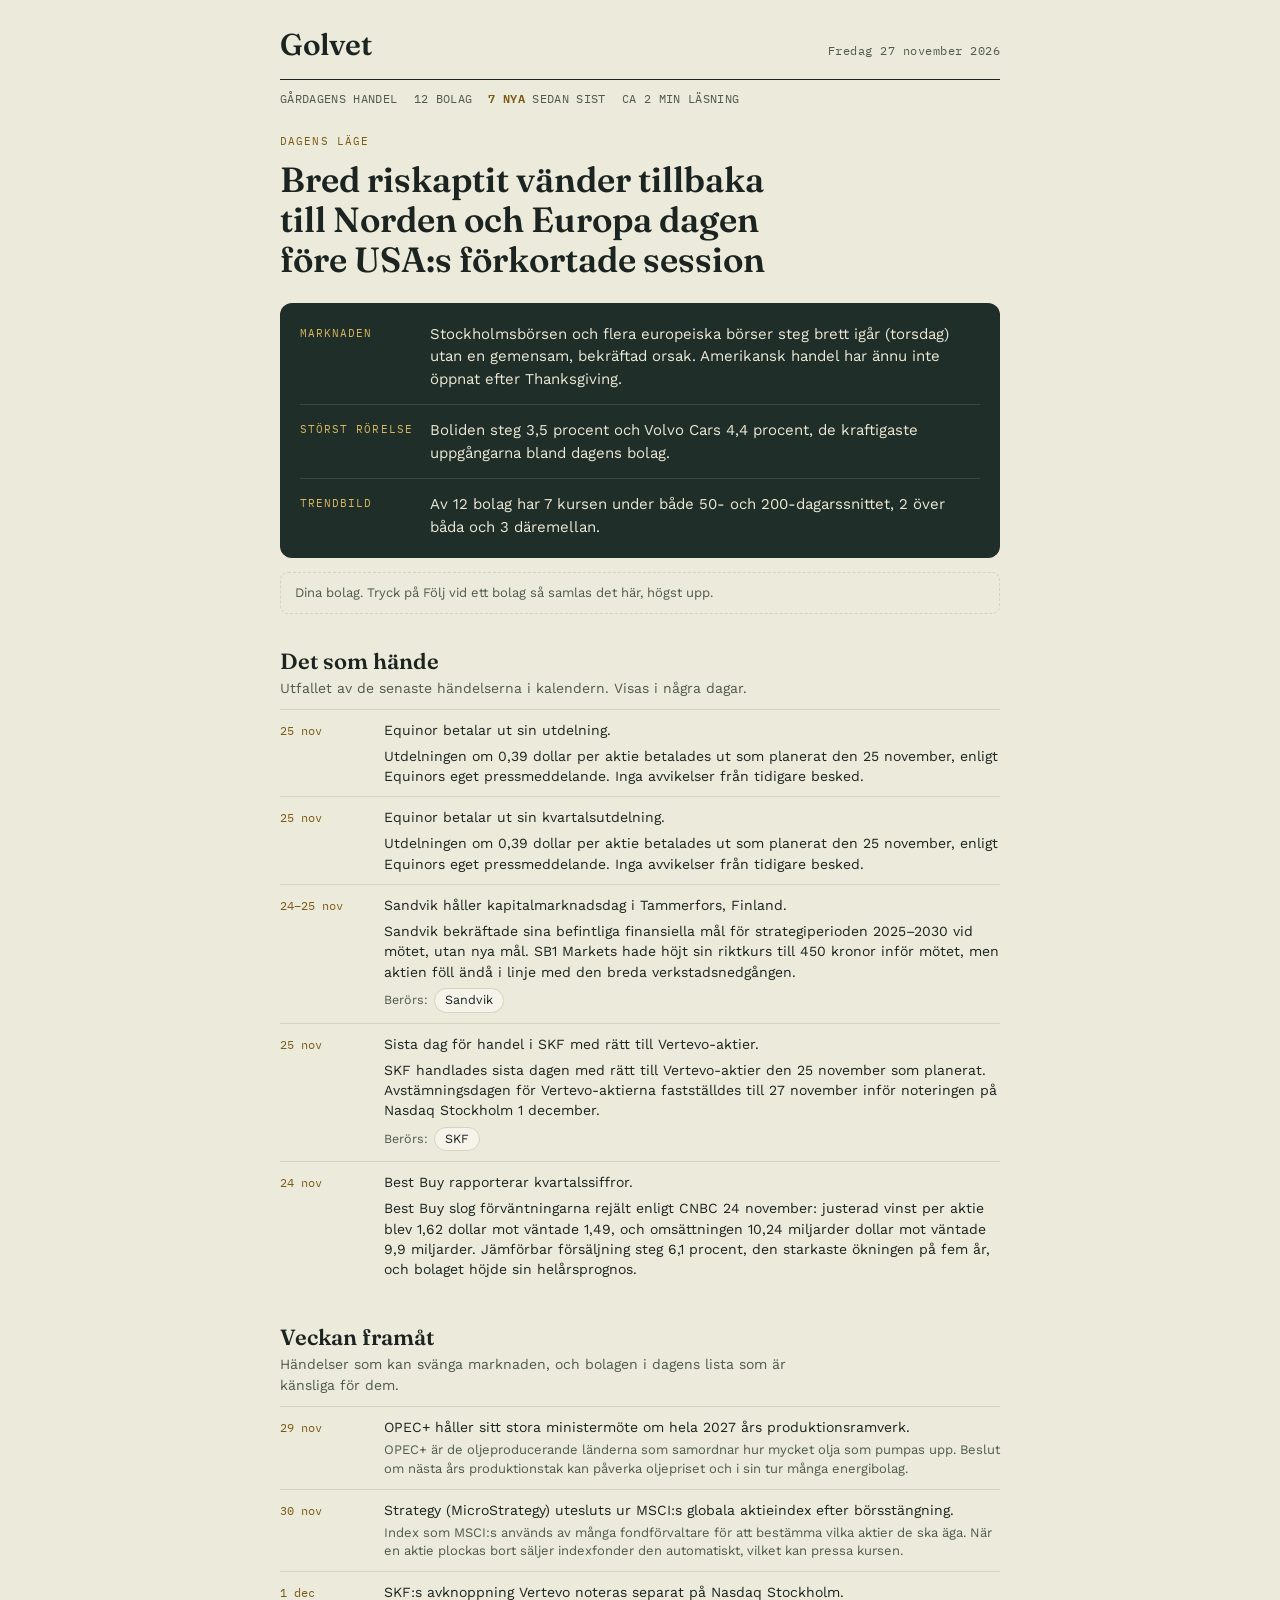
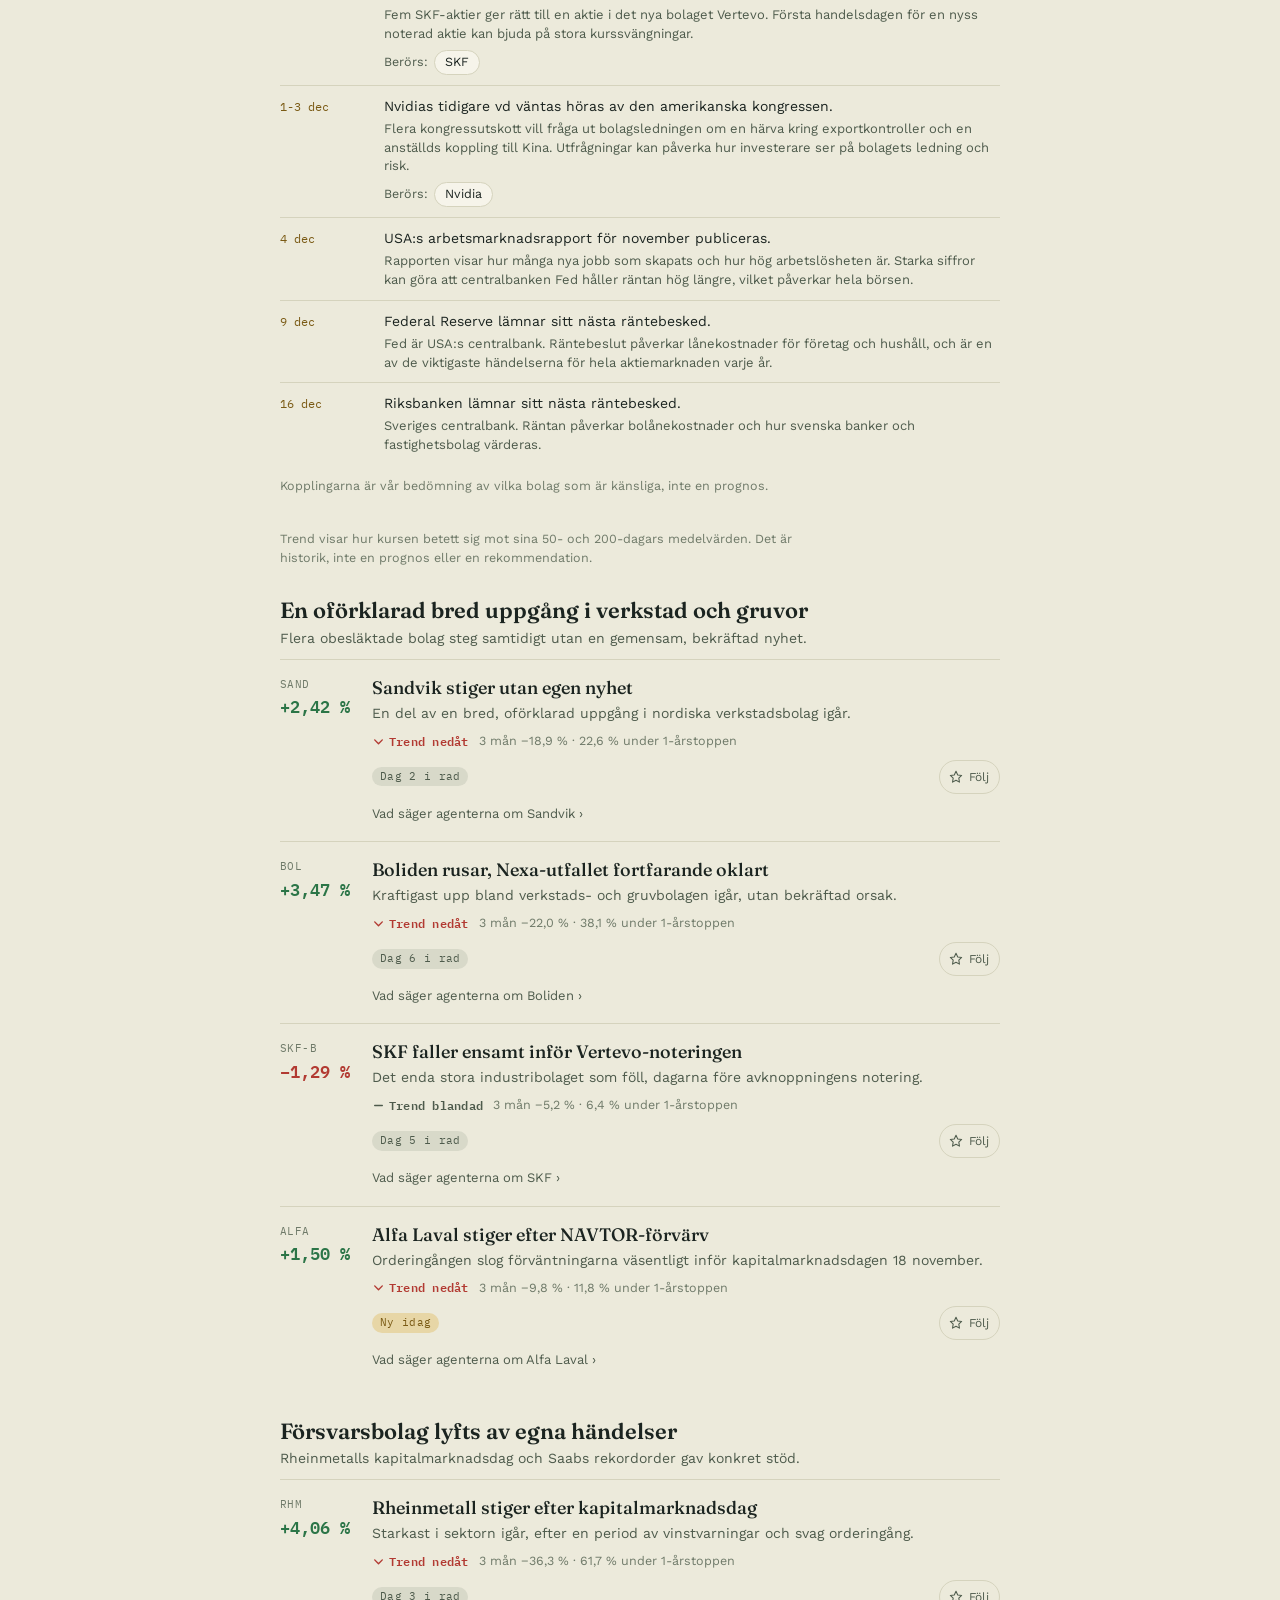
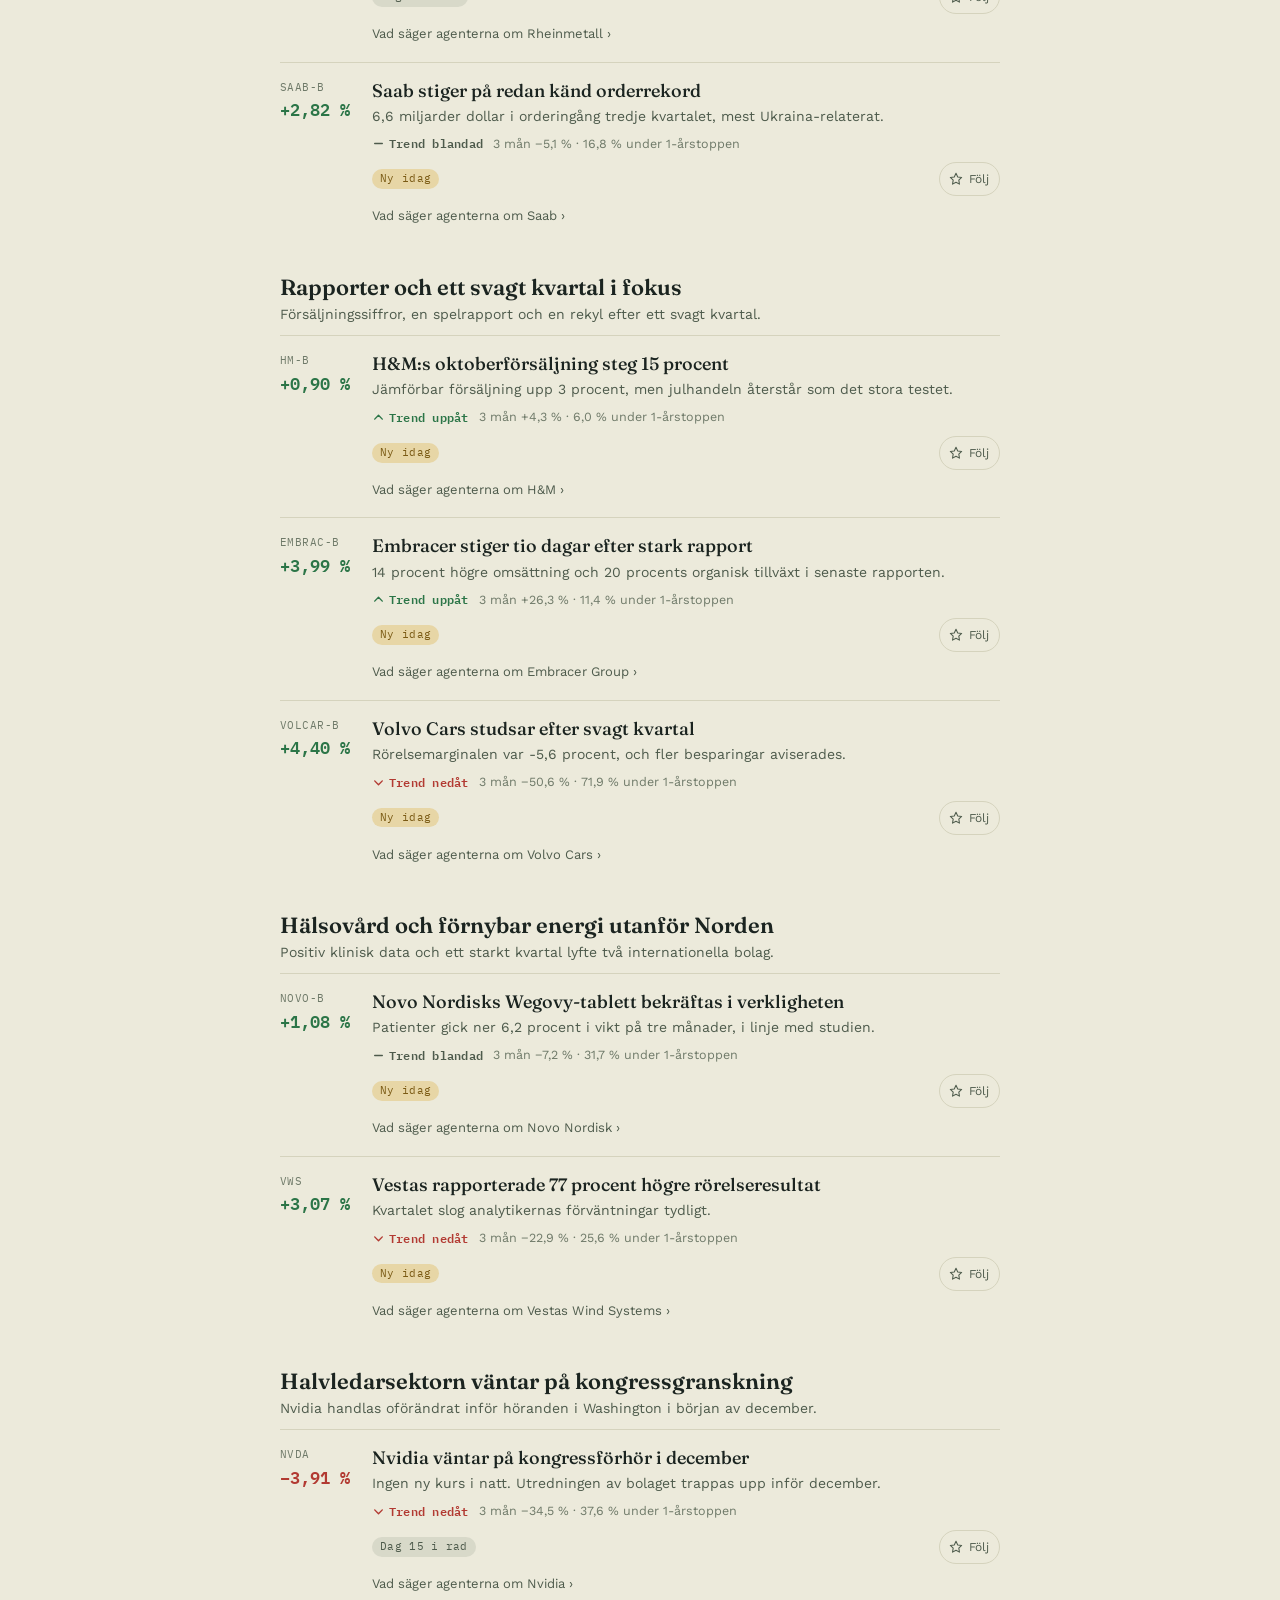
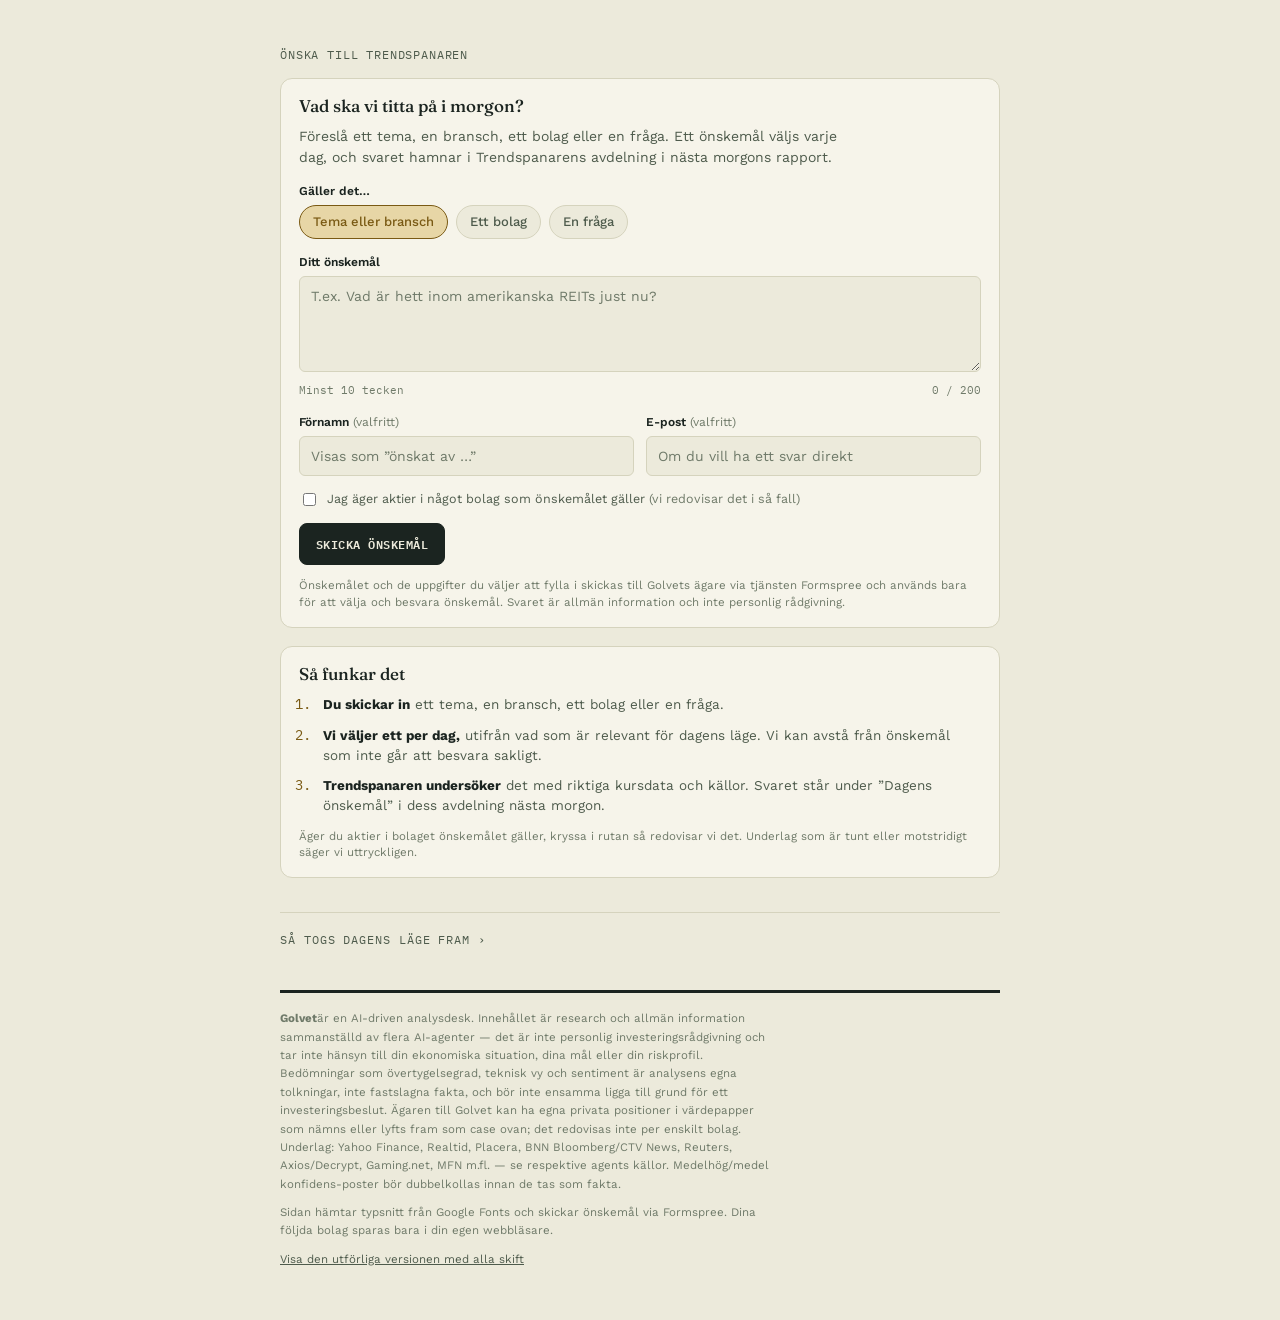
<file: idag/index.html>
<!doctype html><html lang="sv"><head><meta charset="utf-8"><meta name="robots" content="noindex"><meta http-equiv="refresh" content="0;url=/"><title>Golvet</title></head><body><a href="/">Till Golvet</a></body></html>
</file>
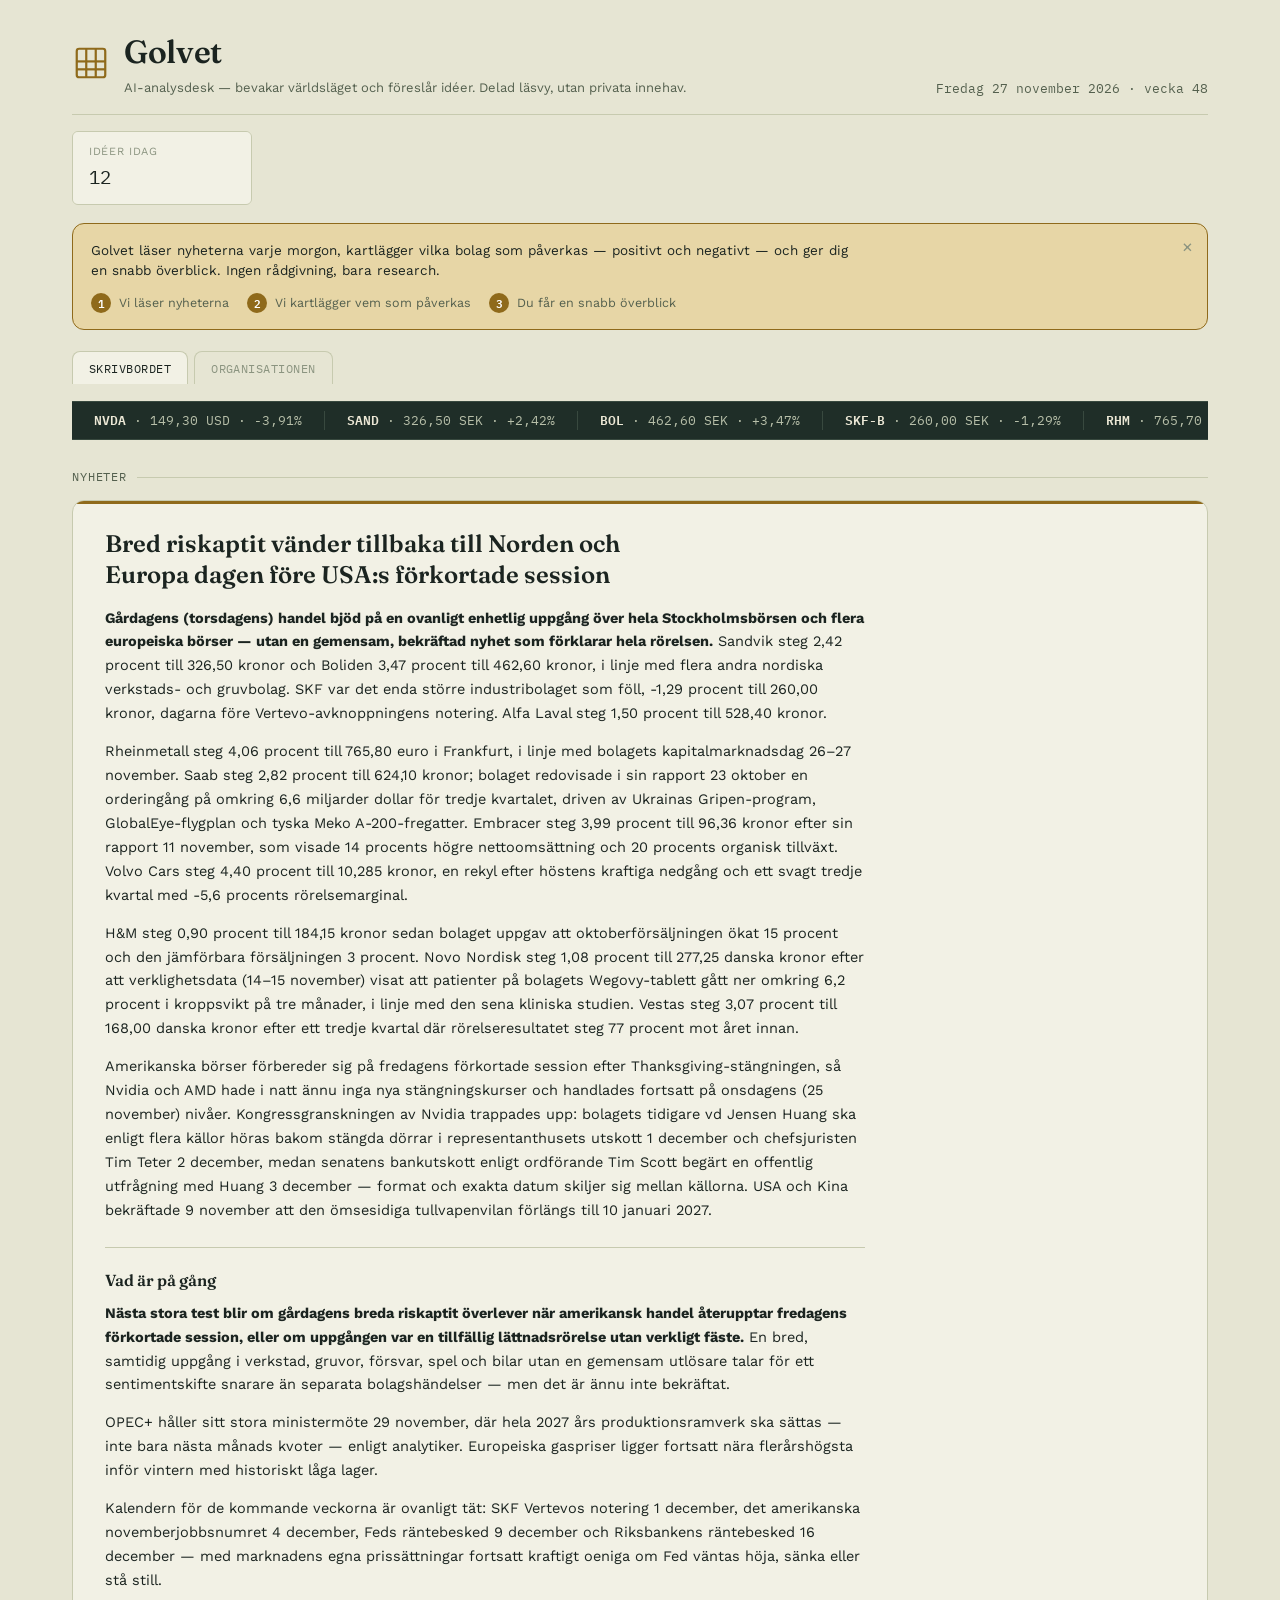
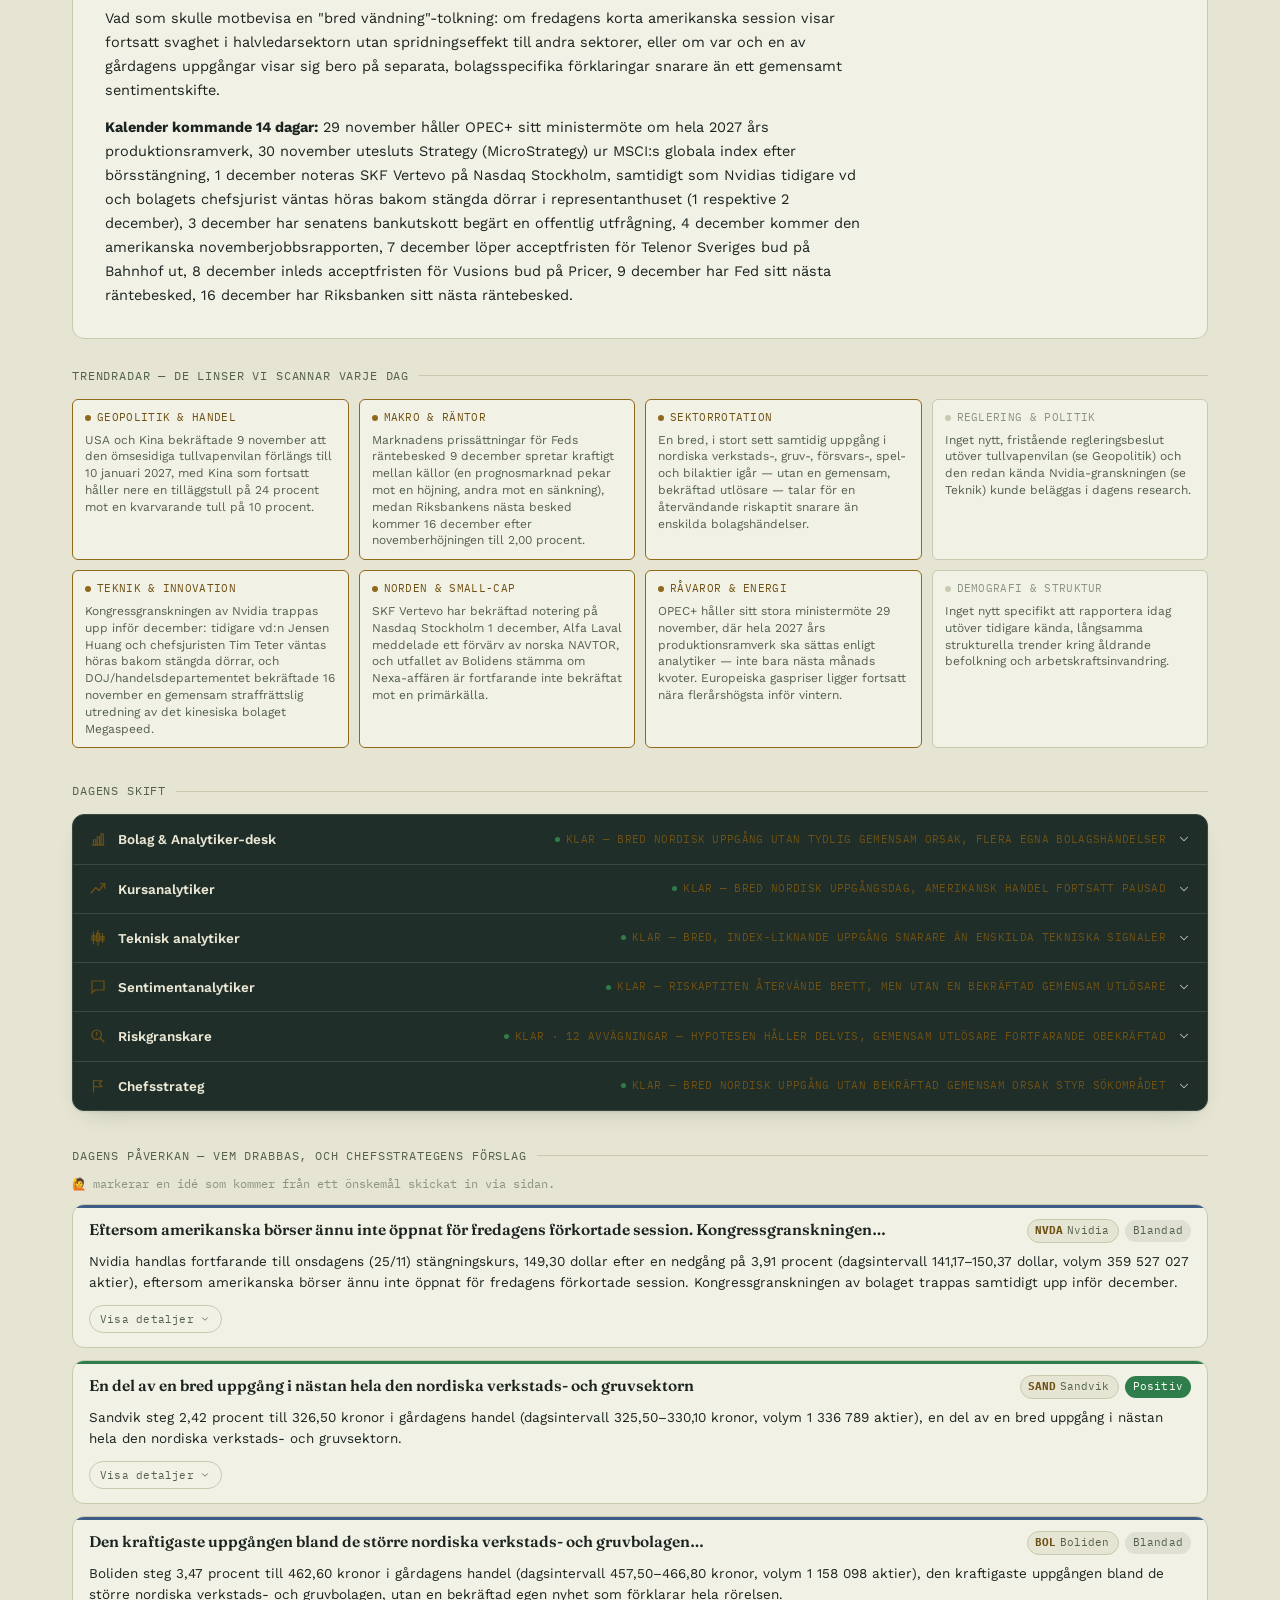
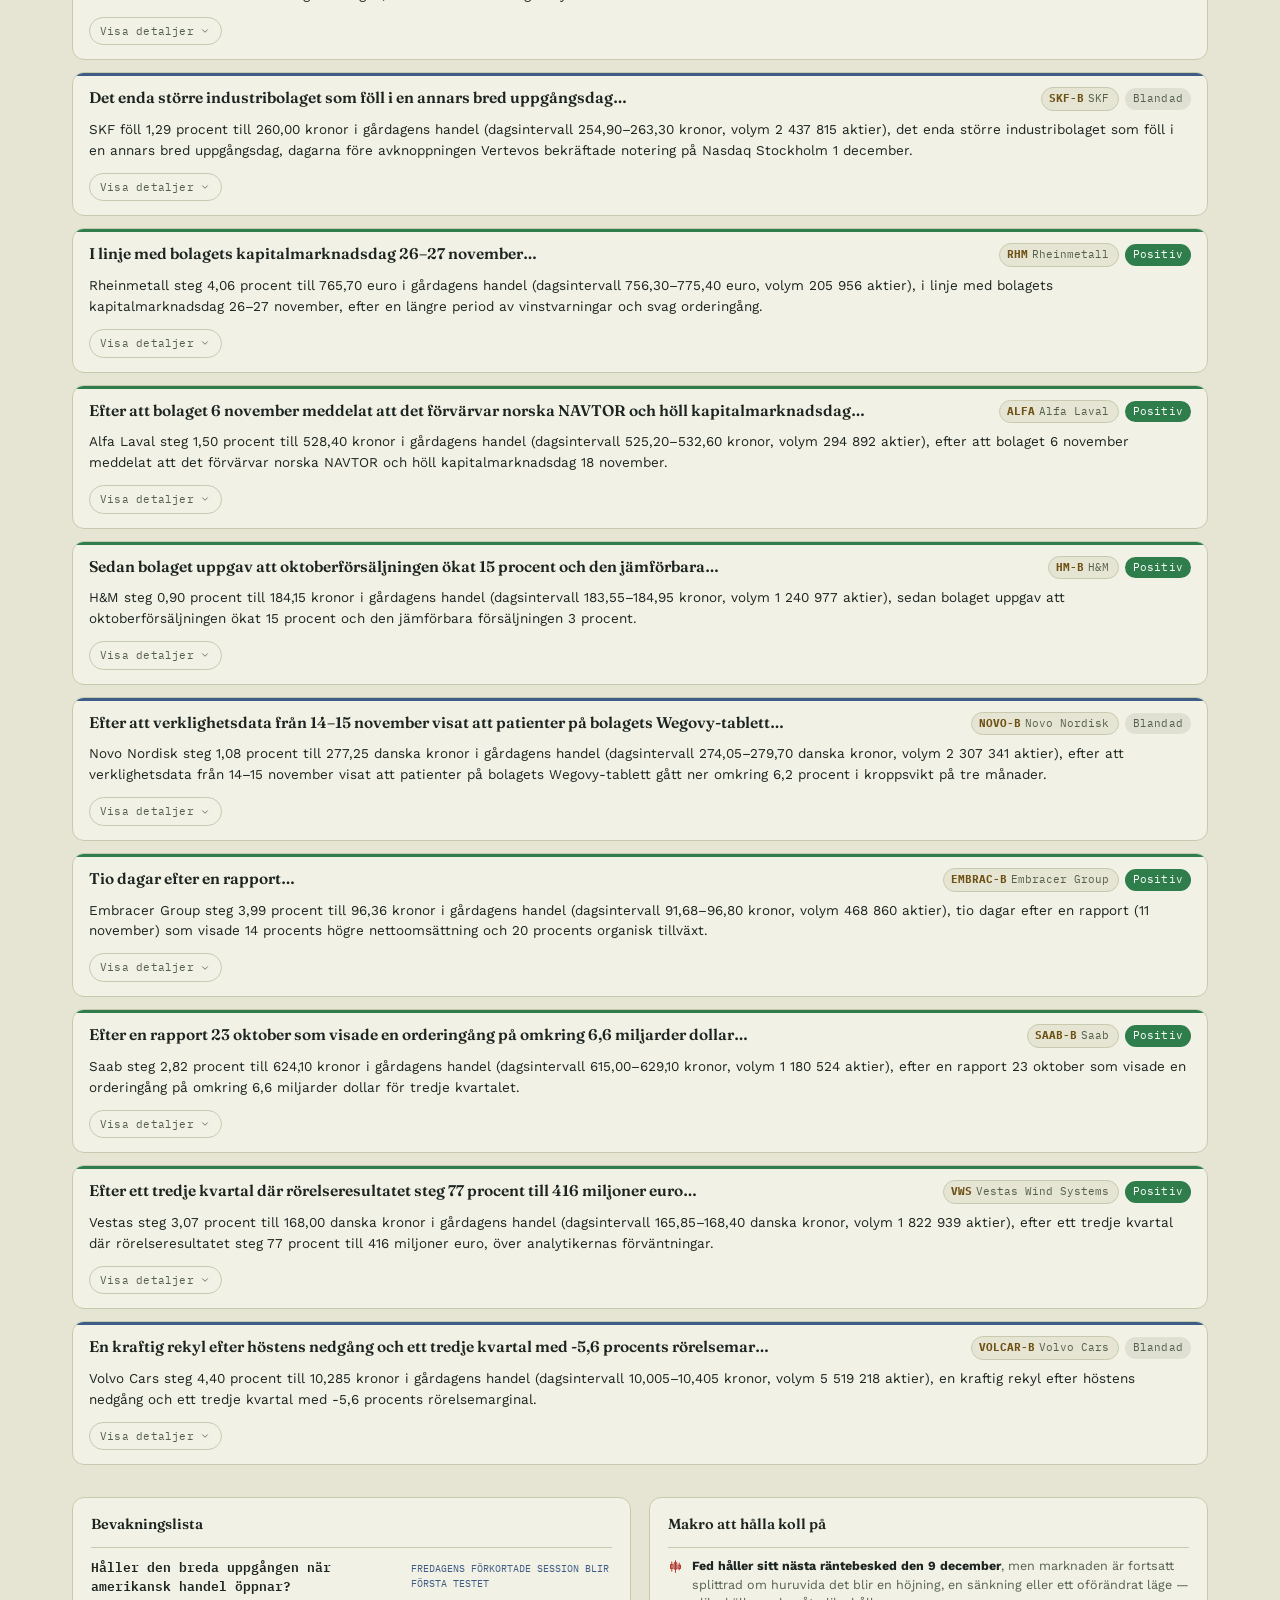
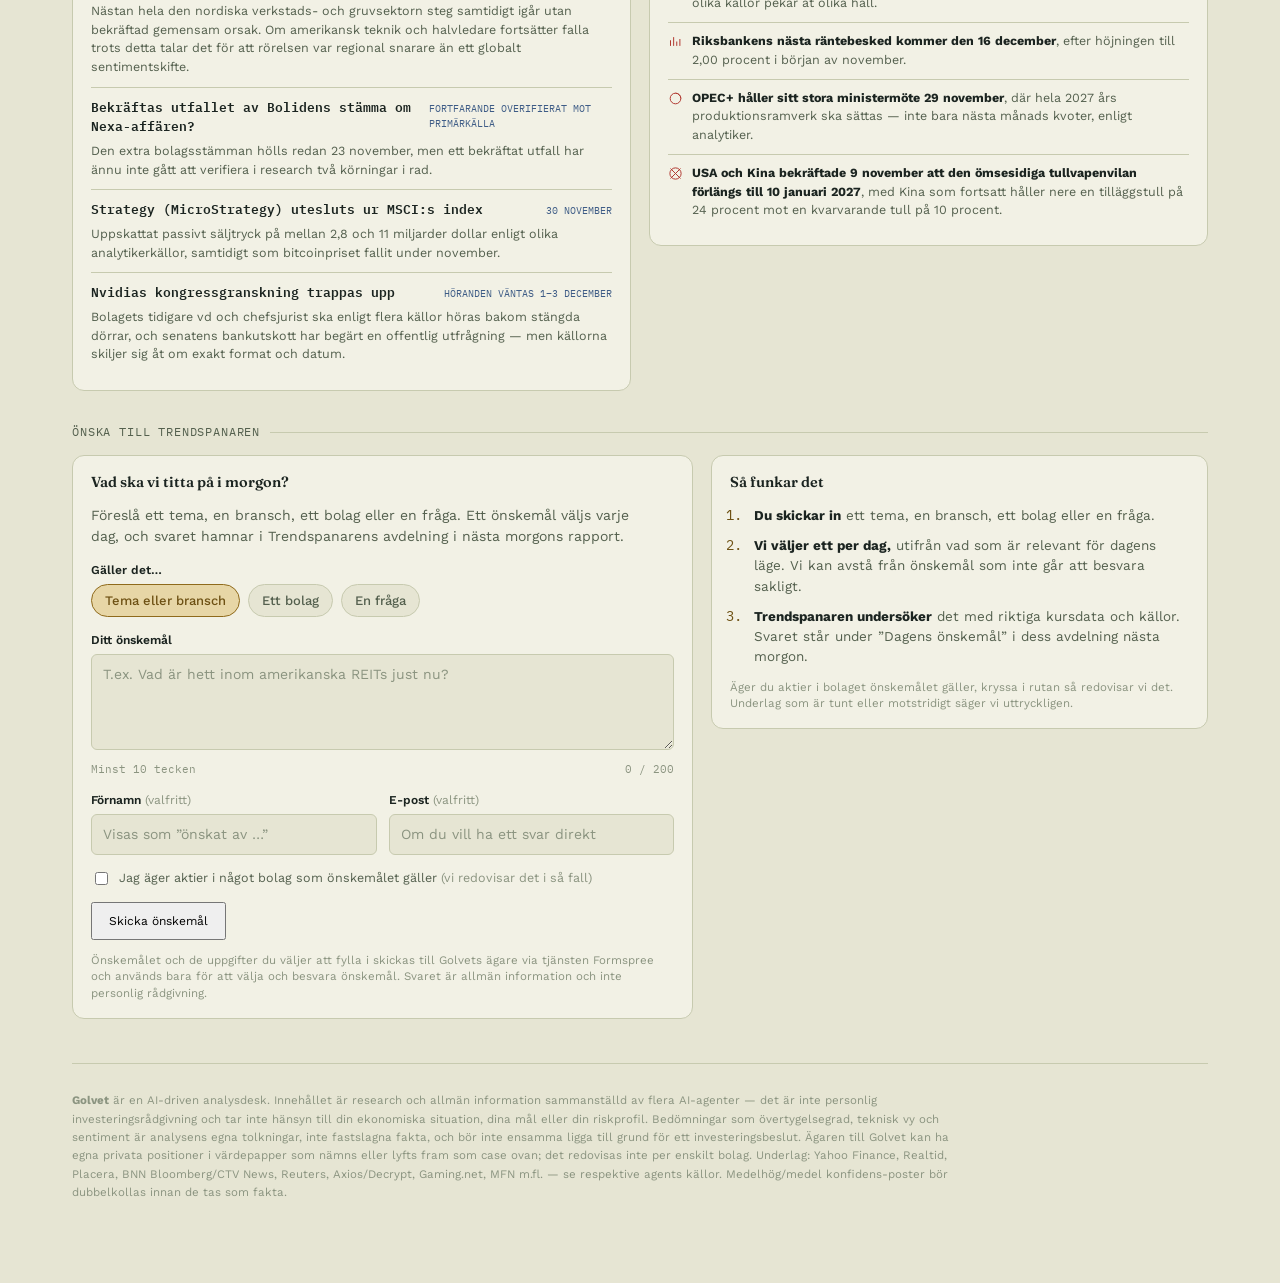
<file: klassisk/index.html>
<!doctype html><html lang="sv"><head><meta name="robots" content="noindex"><meta charset=utf8><meta name=viewport content="width=device-width,initial-scale=1"><style>:root{color-scheme:light}body{margin:0;padding:0;font:14px -apple-system,BlinkMacSystemFont,sans-serif;background:#fff;color:#000}img{max-width:100%}[hidden]:not([hidden=until-found i]){display:none!important}</style><title>Golvet</title><meta name="description" content="AI-analysdesk som bevakar världsläget och föreslår idéer. Delad läsvy."><link rel="icon" href="data:image/svg+xml,%3Csvg xmlns='http://www.w3.org/2000/svg' viewBox='0 0 100 100'%3E%3Ctext y='.9em' font-size='90'%3E%F0%9F%93%88%3C/text%3E%3C/svg%3E"></head><body>
<link rel="preconnect" href="https://fonts.gstatic.com" crossorigin>
<link rel="stylesheet" href="https://fonts.googleapis.com/css2?family=Fraunces:opsz,wght@9..144,400;9..144,600;9..144,700&family=Work+Sans:wght@400;500;600;700&family=IBM+Plex+Mono:wght@400;500;600&display=swap">
<style>
  :root{
    --paper:#E6E5D3;
    --paper-2:#F2F1E5;
    --ink:#1B2420;
    --ink-soft:#54604E;
    --ink-faint:#8B9480;
    --line:#C7CAAF;
    --desk:#1F2E28;
    --desk-2:#26372F;
    --desk-ink:#ECE8D6;
    --desk-ink-soft:#B7BFA9;
    --desk-line:#38493F;
    --brass:#8F6A1B;
    --brass-strong:#6E5114;
    --brass-soft:#E7D6A6;
    --up:#2E7D4A;
    --down:#B23A32;
    --info:#3E5C86;
    --shadow:0 1px 2px rgba(27,36,32,.08), 0 10px 24px -14px rgba(27,36,32,.28);
    --radius-s:6px;
    --radius-m:12px;
    --font-display:'Fraunces', Georgia, serif;
    --font-body:'Work Sans', system-ui, -apple-system, sans-serif;
    --font-mono:'IBM Plex Mono', ui-monospace, 'Courier New', monospace;
  }
  @media (prefers-color-scheme: dark){
    :root:not([data-theme="light"]){
      --paper:#13160E;
      --paper-2:#1A1E14;
      --ink:#E7E4D2;
      --ink-soft:#AEB39C;
      --ink-faint:#6E7362;
      --line:#2B3024;
      --desk:#171E17;
      --desk-2:#1E2721;
      --desk-ink:#EFEBD8;
      --desk-ink-soft:#9BA48D;
      --desk-line:#374035;
      --brass:#D9A53F;
      --brass-strong:#EFC46B;
      --brass-soft:#3B2E14;
      --up:#4CAF6E;
      --down:#E2645F;
      --info:#84A3D6;
      --shadow:0 1px 2px rgba(0,0,0,.5), 0 12px 28px -16px rgba(0,0,0,.7);
    }
  }
  :root[data-theme="dark"]{
    --paper:#13160E;
    --paper-2:#1A1E14;
    --ink:#E7E4D2;
    --ink-soft:#AEB39C;
    --ink-faint:#6E7362;
    --line:#2B3024;
    --desk:#171E17;
    --desk-2:#1E2721;
    --desk-ink:#EFEBD8;
    --desk-ink-soft:#9BA48D;
    --desk-line:#374035;
    --brass:#D9A53F;
    --brass-strong:#EFC46B;
    --brass-soft:#3B2E14;
    --up:#4CAF6E;
    --down:#E2645F;
    --info:#84A3D6;
    --shadow:0 1px 2px rgba(0,0,0,.5), 0 12px 28px -16px rgba(0,0,0,.7);
  }

  *{ box-sizing:border-box; }
  html{ text-size-adjust:100%; }
  body{
    margin:0;
    background:var(--paper);
    color:var(--ink);
    font-family:var(--font-body);
    font-size:15px;
    line-height:1.5;
  }
  .wrap{ max-width:1180px; margin:0 auto; padding:22px 22px 70px; }
  h1,h2,h3{ font-family:var(--font-display); margin:0; text-wrap:balance; }
  a{ color:inherit; }
  button{ font-family:var(--font-body); }
  ::selection{ background:var(--brass-soft); color:var(--ink); }
  :focus-visible{ outline:2px solid var(--brass); outline-offset:2px; }

  .eyebrow{
    font-family:var(--font-mono);
    font-size:11px;
    letter-spacing:.09em;
    text-transform:uppercase;
    color:var(--ink-faint);
  }
  .section-label{
    font-family:var(--font-mono);
    font-size:12px;
    letter-spacing:.07em;
    text-transform:uppercase;
    color:var(--ink-soft);
    margin:0 0 14px;
    display:flex; align-items:center; gap:10px;
  }
  .section-label::after{ content:""; flex:1; height:1px; background:var(--line); }

  /* ---------- hero / förstagångsvy ---------- */
  .hero{
    position:relative; margin-top:18px; padding:16px 44px 16px 18px;
    background:var(--brass-soft); border:1px solid var(--brass); border-radius:var(--radius-m);
  }
  .hero-lede{ margin:0; font-size:13.5px; line-height:1.55; color:var(--ink); max-width:760px; }
  .hero-steps{ display:flex; gap:18px; margin-top:12px; flex-wrap:wrap; }
  .hero-step{ display:flex; align-items:center; gap:8px; }
  .hero-step-num{
    width:20px; height:20px; border-radius:50%; background:var(--brass); color:#fff;
    font-family:var(--font-mono); font-size:11px; font-weight:600;
    display:flex; align-items:center; justify-content:center; flex-shrink:0;
  }
  .hero-step p{ margin:0; font-size:12.5px; color:var(--ink-soft); }
  .hero-dismiss{
    position:absolute; top:10px; right:10px; background:none; border:none;
    color:var(--ink-faint); font-size:18px; line-height:1; cursor:pointer; padding:4px;
  }
  .hero-dismiss:hover{ color:var(--ink); }
  @media (max-width:600px){ .hero-steps{ flex-direction:column; gap:8px; } }

  /* ---------- masthead ---------- */
  .masthead{ padding-top:6px; }
  .masthead-top{
    display:flex; justify-content:space-between; align-items:flex-end; gap:16px;
    flex-wrap:wrap;
    border-bottom:1px solid var(--line);
    padding-bottom:16px;
  }
  .brand{ display:flex; align-items:center; gap:14px; }
  .brand svg{ width:38px; height:38px; color:var(--brass); flex-shrink:0; }
  .brand h1{ font-size:32px; font-weight:600; letter-spacing:-.01em; }
  .brand .tagline{ margin:2px 0 0; font-size:13px; color:var(--ink-soft); }
  .session-meta{ text-align:right; display:flex; flex-direction:column; gap:6px; align-items:flex-end; }
  .session-meta .date{ font-family:var(--font-mono); font-size:12.5px; color:var(--ink-soft); }
  .status-pill{
    font-family:var(--font-mono); font-size:11px; letter-spacing:.04em;
    padding:3px 9px; border-radius:999px; border:1px solid var(--line);
    color:var(--ink-soft); display:inline-flex; align-items:center; gap:6px;
  }
  .status-pill .dot{ width:6px; height:6px; border-radius:50%; background:var(--ink-faint); }
  .status-pill.live .dot{ background:var(--up); }
  .status-pill.offline .dot{ background:var(--down); }

  .portfolio-strip{
    display:grid; grid-template-columns:1fr; max-width:220px; gap:1px;
    background:var(--line); border:1px solid var(--line); border-radius:var(--radius-s);
    margin-top:16px; overflow:hidden;
  }
  .ps-cell{ background:var(--paper-2); padding:12px 16px; }
  .ps-cell .k{ font-size:11px; text-transform:uppercase; letter-spacing:.06em; color:var(--ink-faint); }
  .ps-cell .v{ font-family:var(--font-mono); font-size:19px; font-variant-numeric:tabular-nums; margin-top:3px; }

  /* ---------- ticker ---------- */
  .ticker{
    margin-top:18px; border-top:1px solid var(--desk-line); border-bottom:1px solid var(--desk-line);
    background:var(--desk); overflow:hidden; white-space:nowrap;
  }
  .ticker-track{
    display:inline-flex; align-items:center; padding:9px 0;
    animation:scroll-left 75s linear infinite;
  }
  @keyframes scroll-left{ from{ transform:translateX(0); } to{ transform:translateX(-50%); } }
  @media (prefers-reduced-motion:reduce){ .ticker-track{ animation:none; } .ticker{ overflow-x:auto; } }
  @media (max-width:600px){ .ticker-track{ animation-duration:110s; } }
  .ticker-item{
    font-family:var(--font-mono); font-size:12.5px; color:var(--desk-ink-soft);
    padding:0 22px; border-right:1px solid var(--desk-line);
  }
  .ticker-item b{ color:var(--desk-ink); font-weight:600; }

  /* ---------- trend radar ---------- */
  .radar{ margin-top:28px; }
  .radar-grid{ display:grid; grid-template-columns:repeat(4,1fr); gap:10px; }
  @media (max-width:900px){ .radar-grid{ grid-template-columns:repeat(2,1fr); } }
  .radar-card{ background:var(--paper-2); border:1px solid var(--line); border-radius:var(--radius-s); padding:10px 12px; }
  .radar-card.active{ border-color:var(--brass); }
  .radar-card .lens{
    font-family:var(--font-mono); font-size:10.5px; letter-spacing:.03em; text-transform:uppercase;
    color:var(--ink-faint); display:flex; align-items:center; gap:6px;
  }
  .radar-card.active .lens{ color:var(--brass-strong); }
  .radar-card .dot{ width:6px; height:6px; border-radius:50%; background:var(--line); flex-shrink:0; }
  .radar-card.active .dot{ background:var(--brass); }
  .radar-card p{ margin:6px 0 0; font-size:12px; line-height:1.4; color:var(--ink-soft); }

  /* ---------- news feature (Trendspanare + Nyhetsspanare som artikel) ---------- */
  .news-feature{ margin-top:28px; }
  .news-feature-card{
    position:relative; overflow:hidden;
    background:var(--paper-2); border:1px solid var(--line); border-radius:var(--radius-m);
    padding:28px 32px 30px;
  }
  .news-feature-card::before{
    content:""; position:absolute; top:0; left:0; right:0; height:3px; background:var(--brass);
  }
  .news-feature-headline{
    font-family:var(--font-display); font-size:24px; font-weight:600; line-height:1.28;
    margin:0 0 16px; max-width:800px; color:var(--ink);
  }
  .news-feature-body{ max-width:760px; }
  .news-feature-body p{ margin:0 0 14px; font-size:14.5px; line-height:1.65; color:var(--ink); }
  .news-feature-body p:last-child{ margin-bottom:0; }
  .news-feature-body p b{ color:var(--ink); }
  .news-feature-divider{ margin:24px 0 20px; border:none; border-top:1px solid var(--line); max-width:760px; }
  .news-feature-subhead{
    font-family:var(--font-display); font-size:16px; font-weight:600; margin:0 0 10px; color:var(--ink);
  }
  .news-feature-calendar{ font-size:13px; color:var(--ink-soft); }
  @media (max-width:600px){
    .news-feature-card{ padding:20px 18px 22px; }
    .news-feature-headline{ font-size:19px; }
  }

  /* ---------- desks ---------- */
  .desks{ margin-top:34px; }
  .desk-list{
    display:flex; flex-direction:column; background:var(--desk); border:1px solid var(--desk-line);
    border-radius:var(--radius-m); box-shadow:var(--shadow); overflow:hidden;
  }
  .desk-item{ border-top:1px solid var(--desk-line); }
  .desk-item:first-child{ border-top:none; }
  .desk-item > summary{
    list-style:none; cursor:pointer; display:flex; align-items:center; gap:11px;
    padding:14px 16px; color:var(--desk-ink);
  }
  .desk-item > summary::-webkit-details-marker{ display:none; }
  .desk-item > summary svg.role-icon{ width:18px; height:18px; color:var(--brass-strong); flex-shrink:0; }
  .desk-role{ font-size:13.5px; font-weight:600; flex:1; }
  .desk-output{ font-size:13px; color:var(--desk-ink-soft); line-height:1.6; margin:0; white-space:pre-line; }
  .desk-output b{ color:var(--desk-ink); }
  .desk-status{
    font-family:var(--font-mono); font-size:10.5px; letter-spacing:.03em; text-transform:uppercase;
    color:var(--brass-strong); margin:0; display:flex; align-items:center; gap:6px; white-space:nowrap; flex-shrink:0;
  }
  .desk-status .dot{ width:5px; height:5px; border-radius:50%; background:var(--up); }
  .desk-item > summary svg.chevron{
    width:14px; height:14px; color:var(--desk-ink-soft); flex-shrink:0; transition:transform .2s ease;
  }
  .desk-item[open] > summary svg.chevron{ transform:rotate(180deg); }
  .desk-item[open] > summary{ border-bottom:1px solid var(--desk-line); }
  .desk-item-body{ padding:13px 16px 16px 45px; display:flex; flex-direction:column; gap:6px; }
  .desk-status-full{
    font-family:var(--font-mono); font-size:10.5px; letter-spacing:.03em; text-transform:uppercase;
    color:var(--brass-strong); margin:0;
  }
  @media (prefers-reduced-motion:no-preference){
    .desk-item-body{ animation:deskItemIn .2s ease; }
  }
  @keyframes deskItemIn{ from{ opacity:0; } to{ opacity:1; } }

  /* ---------- main grid ---------- */
  .orderbook{ margin-top:36px; }
  .lower-grid{ display:grid; grid-template-columns:repeat(2,1fr); gap:18px; margin-top:32px; align-items:start; }

  .order-list{ display:flex; flex-direction:column; gap:12px; }
  @keyframes cardRise{ from{ opacity:0; transform:translateY(14px); } to{ opacity:1; transform:translateY(0); } }
  .order-row{
    position:relative; overflow:hidden;
    background:var(--paper-2); border:1px solid var(--line); border-radius:var(--radius-m);
    padding:14px 16px 14px; display:flex; flex-direction:column; gap:8px;
    transition:transform .18s ease, box-shadow .18s ease, border-color .18s ease;
  }
  @media (prefers-reduced-motion:no-preference){
    .order-row{ animation:cardRise .5s cubic-bezier(.2,.8,.2,1) backwards; }
  }
  .order-row:hover{ transform:translateY(-3px); box-shadow:var(--shadow); border-color:var(--ink-faint); }
  .order-row::before{
    content:""; position:absolute; top:0; left:0; right:0; height:3px;
    background:var(--line); transform:scaleX(0); transform-origin:left;
    transition:transform .5s ease;
  }
  .order-row.impact-pos::before{ background:var(--up); }
  .order-row.impact-neg::before{ background:var(--down); }
  .order-row.impact-blandad::before{ background:var(--info); }
  .order-row.card-in::before{ transform:scaleX(1); }
  .news-head-row{ display:flex; align-items:flex-start; gap:10px; }
  .news-headline{
    font-family:var(--font-display); font-size:15.5px; font-weight:600; line-height:1.4;
    margin:0; color:var(--ink); flex:1; min-width:0;
  }
  .news-tags{ display:flex; flex-wrap:wrap; align-items:center; gap:6px; flex-shrink:0; }
  .company-chip{
    display:inline-flex; align-items:center; gap:4px;
    font-family:var(--font-mono); font-size:10.5px; padding:3px 9px 3px 7px;
    border-radius:999px; background:var(--paper); border:1px solid var(--line); color:var(--ink-soft);
    white-space:nowrap;
  }
  .company-chip b{ color:var(--brass-strong); font-weight:700; }
  .order-id .ticker-sym{ font-family:var(--font-mono); font-size:19px; font-weight:600; }
  .order-id .company{ font-size:12.5px; color:var(--ink-soft); margin-top:2px; }
  .order-id .exch{ font-size:10.5px; color:var(--ink-faint); font-family:var(--font-mono); margin-top:6px; }
  .order-id{ min-width:0; }
  .trend{ display:flex; align-items:center; gap:6px; margin-top:10px; }
  .trend svg{ width:56px; height:20px; flex-shrink:0; overflow:visible; }
  .trend-badge{
    display:inline-flex; align-items:center; gap:3px; font-family:var(--font-mono); font-size:11px;
    font-weight:600; font-variant-numeric:tabular-nums;
  }
  .trend-badge.pos{ color:var(--up); }
  .trend-badge.neg{ color:var(--down); }
  .trend-badge svg{ width:9px; height:9px; }
  .trend-note{ font-size:10px; color:var(--ink-faint); margin-top:3px; }
  .badges{ display:flex; flex-wrap:wrap; gap:6px; margin-top:9px; }
  .pill{
    font-family:var(--font-mono); font-size:10.5px; letter-spacing:.02em; padding:3px 8px;
    border-radius:var(--radius-s); border:none; color:var(--ink-soft);
    background:color-mix(in srgb, var(--ink-soft) 12%, transparent);
    white-space:normal; word-break:break-word; max-width:100%;
  }
  .pill.theme{ color:var(--info); background:color-mix(in srgb, var(--info) 14%, transparent); }
  .pill.impact-pos{ background:var(--up); color:#fff; border-radius:999px; }
  .pill.impact-neg{ background:var(--down); color:#fff; border-radius:999px; }
  .pill.impact-blandad{ color:var(--ink-soft); background:color-mix(in srgb, var(--ink-soft) 12%, transparent); border-radius:999px; }
  .pill.horizon{ color:var(--ink-soft); background:color-mix(in srgb, var(--ink-soft) 10%, transparent); }
  .pill.sent-pos{ color:var(--up); background:color-mix(in srgb, var(--up) 14%, transparent); }
  .pill.sent-neg{ color:var(--down); background:color-mix(in srgb, var(--down) 14%, transparent); }
  .pill.sent-neu{ color:var(--ink-soft); background:color-mix(in srgb, var(--ink-soft) 10%, transparent); }
  .wish-banner{
    grid-column:1 / -1;
    display:flex; align-items:center; gap:10px;
    background:var(--brass); border:1px solid var(--brass-strong); border-radius:var(--radius-s);
    padding:10px 14px; margin-bottom:4px; box-shadow:var(--shadow);
  }
  .wish-banner .wish-banner-icon{ font-size:20px; line-height:1; flex-shrink:0; }
  .wish-banner span:last-child{ font-size:13px; color:#fff; line-height:1.4; font-weight:500; }
  .wish-banner b{ font-family:var(--font-mono); letter-spacing:.03em; text-transform:uppercase; font-size:12.5px; color:#fff; }
  .order-body p{ margin:0; font-size:13.5px; line-height:1.55; white-space:pre-line; }
  .order-body .thesis{ margin-bottom:0; }
  .order-more{ margin-top:12px; }
  .order-more > summary{
    list-style:none; cursor:pointer; display:inline-flex; align-items:center; gap:6px;
    padding:5px 11px 5px 10px; border:1px solid var(--line); border-radius:999px;
    font-family:var(--font-mono); font-size:11px; letter-spacing:.02em;
    color:var(--ink-soft); background:transparent;
    transition:background .15s ease, border-color .15s ease, color .15s ease;
  }
  .order-more > summary::-webkit-details-marker{ display:none; }
  .order-more > summary:hover{ border-color:var(--brass); color:var(--ink); }
  .order-more > summary:focus-visible{ outline:2px solid var(--brass); outline-offset:2px; }
  .order-more > summary svg{ width:10px; height:10px; flex-shrink:0; transition:transform .2s ease; }
  .order-more[open] > summary{ background:var(--paper); border-color:var(--brass); color:var(--ink); }
  .order-more[open] > summary svg{ transform:rotate(180deg); }
  .order-more-body{
    margin-top:11px; padding-top:11px; border-top:1px dashed var(--line);
    display:flex; flex-direction:column; gap:2px;
  }
  @media (prefers-reduced-motion:no-preference){
    .order-more-body{ animation:deskItemIn .2s ease; }
  }
  .order-body .risk{
    margin-top:9px; font-size:12px; color:var(--ink-soft); border-left:2px solid var(--down);
    padding-left:9px; font-style:italic;
  }
  .order-body .meta-line{ margin-top:7px; font-size:12px; color:var(--ink-soft); line-height:1.5; }
  .order-body .meta-line b{ color:var(--ink); }
  .order-body .meta-line .sent-pos{ color:var(--up); font-weight:600; }
  .order-body .meta-line .sent-neg{ color:var(--down); font-weight:600; }
  .order-body .meta-line .sent-neu{ color:var(--ink-soft); font-weight:600; }
  .order-body .align-line{
    margin-top:9px; font-size:12px; color:var(--ink-soft); line-height:1.5;
    background:var(--paper); border-radius:6px; padding:7px 10px; display:flex; gap:7px; align-items:flex-start;
  }
  .order-body .align-line svg{ width:14px; height:14px; flex-shrink:0; margin-top:1px; }
  .order-body .align-line.match svg{ color:var(--up); }
  .order-body .align-line.mismatch svg{ color:var(--down); }
  .order-body .align-line.partial svg{ color:var(--ink-faint); }
  .order-body .align-line b{ color:var(--ink); }
  .order-body .src{ margin-top:8px; font-size:11px; color:var(--ink-faint); font-family:var(--font-mono); }
  /* ---------- sidebar panels ---------- */
  .panel{
    background:var(--paper-2); border:1px solid var(--line); border-radius:var(--radius-m); padding:16px 18px;
  }
  .panel h3{ font-size:14.5px; font-weight:600; margin-bottom:11px; }
  .empty-note{ font-size:12.5px; color:var(--ink-faint); font-style:italic; }

  .watch-item{ border-top:1px solid var(--line); padding:10px 0; }
  .watch-item:first-child{ border-top:none; padding-top:0; }
  .watch-head{ display:flex; justify-content:space-between; align-items:baseline; }
  .watch-head .sym{ font-family:var(--font-mono); font-weight:600; font-size:13px; }
  .watch-head .flag{ font-size:10px; font-family:var(--font-mono); color:var(--info); text-transform:uppercase; }
  .watch-item p{ margin:5px 0 0; font-size:12.5px; color:var(--ink-soft); line-height:1.5; }

  .macro-item{ display:flex; gap:9px; padding:9px 0; border-top:1px solid var(--line); }
  .macro-item:first-child{ border-top:none; padding-top:0; }
  .macro-item svg{ width:15px; height:15px; color:var(--down); flex-shrink:0; margin-top:2px; }
  .macro-item p{ margin:0; font-size:12.5px; line-height:1.5; color:var(--ink-soft); }
  .macro-item b{ color:var(--ink); }

  .hist-row{ display:flex; align-items:center; justify-content:space-between; gap:8px; border-top:1px solid var(--line); padding:8px 0; }
  .hist-row:first-child{ border-top:none; padding-top:0; }
  .hist-left{ display:flex; flex-direction:column; }
  .hist-left .sym{ font-family:var(--font-mono); font-size:12.5px; font-weight:600; }
  .hist-left .date{ font-size:10.5px; color:var(--ink-faint); font-family:var(--font-mono); }
  .hist-actions{ display:flex; gap:4px; }
  .hist-btn{
    font-family:var(--font-mono); font-size:9.5px; padding:3px 6px; border-radius:5px;
    border:1px solid var(--line); background:transparent; color:var(--ink-faint); cursor:pointer; text-transform:uppercase;
  }
  .hist-btn.active-hit{ background:var(--up); color:#fff; border-color:var(--up); }
  .hist-btn.active-miss{ background:var(--down); color:#fff; border-color:var(--down); }
  .hist-btn.active-pending{ background:var(--info); color:#fff; border-color:var(--info); }

  .order-legend{ margin:-4px 0 12px; font-size:11.5px; color:var(--ink-faint); font-family:var(--font-mono); }
  footer{ margin-top:44px; border-top:1px solid var(--line); padding-top:16px; }
  footer p{ font-size:11.5px; color:var(--ink-faint); line-height:1.6; max-width:900px; }

  @media (max-width:900px){
    .lower-grid{ grid-template-columns:1fr; }
  }
  @media (max-width:600px){
    .order-row{ grid-template-columns:1fr; }
    .masthead-top{ align-items:flex-start; }
    .session-meta{ align-items:flex-start; text-align:left; }
    .desk-item > summary .desk-status{ display:none; }
    .desk-item-body{ padding-left:16px; }
  }

  /* ---------- tabs ---------- */
  .tabs{ display:flex; gap:6px; margin-top:20px; }
  .tab-btn{
    font-family:var(--font-mono); font-size:11.5px; letter-spacing:.04em; text-transform:uppercase;
    padding:9px 16px 8px; border:1px solid var(--line); border-bottom:none; border-radius:8px 8px 0 0;
    background:var(--paper); color:var(--ink-faint); cursor:pointer; position:relative; top:1px;
  }
  .tab-btn.active{ background:var(--paper-2); color:var(--ink); }
  .tab-btn:not(.active):hover{ color:var(--ink-soft); }

  /* ---------- organisation ---------- */
  .org-view{
    border:1px solid var(--line); border-top:none; background:var(--paper-2);
    border-radius:0 0 var(--radius-m) var(--radius-m); padding:26px 26px 32px;
  }
  .org-intro{ font-size:13.5px; color:var(--ink-soft); max-width:660px; margin:0 0 26px; line-height:1.55; }

  .org-diagram{ position:relative; width:100%; max-width:740px; margin:26px auto 0; padding:34px 10px 10px; isolation:isolate; }
  .org-diagram::before{
    content:""; position:absolute; inset:0; z-index:-1; border-radius:var(--radius-m);
    background:
      radial-gradient(ellipse 70% 55% at 50% 8%, var(--brass-soft) 0%, transparent 62%),
      linear-gradient(var(--line) 1px, transparent 1px) 0 0/36px 36px,
      linear-gradient(90deg, var(--line) 1px, transparent 1px) 0 0/36px 36px;
    opacity:.4;
    -webkit-mask-image: radial-gradient(ellipse 60% 60% at 50% 45%, black 45%, transparent 92%);
    mask-image: radial-gradient(ellipse 60% 60% at 50% 45%, black 45%, transparent 92%);
  }
  .org-diagram svg{ width:100%; height:auto; display:block; }
  .org-line{ stroke-dashoffset:0; }
  .org-node{
    position:absolute; width:182px; padding:11px 13px; border-radius:var(--radius-m);
    background:var(--desk); color:var(--desk-ink); border:1px solid var(--desk-line);
    box-shadow:var(--shadow); cursor:pointer; text-align:left; transform:translate(-50%,-50%);
    font-family:var(--font-body); opacity:1;
  }
  .org-node:hover, .org-node.active{ outline:2px solid var(--brass); outline-offset:2px; }
  .org-node .head{ display:flex; align-items:center; gap:8px; }
  .org-node .icon-badge{
    width:25px; height:25px; border-radius:50%; display:flex; align-items:center; justify-content:center;
    background:var(--desk-2); flex-shrink:0;
  }
  .org-node svg{ width:13px; height:13px; color:var(--brass-strong); flex-shrink:0; }
  .org-node.feeder{ width:128px; }
  .org-node .role{ font-size:12.5px; font-weight:600; }
  .org-node .blurb{ font-size:10.5px; color:var(--desk-ink-soft); margin-top:4px; line-height:1.4; }

  @media (prefers-reduced-motion:no-preference){
    .org-line{ stroke-dasharray:1; stroke-dashoffset:1; animation:orgLineIn .55s ease forwards; }
    .org-node{ animation:orgNodeIn .5s ease backwards; }
  }
  @keyframes orgLineIn{ to{ stroke-dashoffset:0; } }
  @keyframes orgNodeIn{
    from{ opacity:0; transform:translate(-50%,-50%) translateY(10px) scale(.92); }
    to{ opacity:1; transform:translate(-50%,-50%) translateY(0) scale(1); }
  }

  .org-drawer{
    margin-top:22px; border-top:2px solid var(--brass); background:var(--paper);
    border-radius:0 0 var(--radius-m) var(--radius-m); padding:18px 20px; box-shadow:var(--shadow); max-width:740px; margin-left:auto; margin-right:auto;
  }
  @media (prefers-reduced-motion:no-preference){
    .org-drawer.anim-in{ animation:orgFadeUp .3s ease; }
  }
  @keyframes orgFadeUp{ from{ opacity:0; transform:translateY(8px); } to{ opacity:1; transform:translateY(0); } }
  .org-drawer .drawer-head{ display:flex; justify-content:space-between; align-items:flex-start; gap:10px; }
  .org-drawer h4{ font-size:16px; font-weight:600; }
  .org-drawer .close-drawer{ background:none; border:none; color:var(--ink-faint); font-size:20px; cursor:pointer; line-height:1; padding:0 4px; }
  .org-drawer .blurb-line{ margin:8px 0 0; font-size:12.5px; color:var(--ink-soft); }
  .org-drawer .flow-grid{ display:grid; grid-template-columns:1fr 1fr; gap:16px; margin-top:14px; }
  .org-drawer .flow-col .k{ font-size:10.5px; text-transform:uppercase; letter-spacing:.05em; color:var(--ink-faint); margin-bottom:5px; }
  .org-drawer .flow-col ul{ margin:0; padding-left:16px; font-size:12.5px; color:var(--ink-soft); }
  .org-drawer .status-line{ margin-top:14px; font-family:var(--font-mono); font-size:10.5px; letter-spacing:.03em; text-transform:uppercase; color:var(--brass-strong); }
  .org-drawer .output-box{ margin-top:8px; font-size:13px; line-height:1.55; background:var(--paper-2); border-left:2px solid var(--brass); padding:10px 12px; border-radius:0 6px 6px 0; }

  @media (max-width:760px){
    .org-node:not(.feeder){ width:164px; }
  }
  @media (max-width:640px){
    .org-node{ width:132px; padding:8px 9px; }
    .org-node:not(.feeder){ width:104px; padding:7px 8px; }
    .org-node:not(.feeder) .icon-badge{ display:none; }
    .org-node .role{ font-size:10.5px; }
    .org-node .blurb{ display:none; }
    .org-drawer .flow-grid{ grid-template-columns:1fr; }
  }
  @media (max-width:480px){
    .org-node:not(.feeder){ width:84px; padding:6px; }
    .org-node:not(.feeder) .role{ font-size:9px; overflow-wrap:anywhere; }
    .org-node.feeder{ width:58px !important; padding:4px 5px !important; }
    .org-node.feeder .role{ font-size:6.5px !important; line-height:1.1; }
    .org-node.feeder .icon-badge{ width:14px !important; height:14px !important; }
    .org-node.feeder .icon-badge svg{ width:8px !important; height:8px !important; }
  }

  /* ---------- önskemål till Trendspanaren (prototyp) ---------- */
  .wish{ margin-top:32px; }
  .wish-grid{ display:grid; grid-template-columns:minmax(0,1.25fr) minmax(0,1fr); gap:18px; align-items:start; }
  .wish .panel{ position:relative; }
  .wish-badge{
    font-family:var(--font-mono); font-size:10.5px; letter-spacing:.06em; text-transform:uppercase;
    color:var(--brass-strong); background:var(--brass-soft); border-radius:99px; padding:2px 9px; white-space:nowrap;
  }
  .wish-lead{ margin:0 0 14px; font-size:14px; color:var(--ink-soft); max-width:60ch; }
  .wish label, .wish legend{ display:block; font-size:12px; font-weight:600; color:var(--ink); margin:0 0 5px; padding:0; }
  .wish .opt{ font-weight:400; color:var(--ink-faint); }
  .wish fieldset{ border:0; margin:0 0 14px; padding:0; min-width:0; }
  .wish textarea, .wish input[type=text], .wish input[type=email]{
    width:100%; font-family:var(--font-body); font-size:14px; line-height:1.45; padding:9px 11px;
    border:1px solid var(--line); border-radius:var(--radius-s); background:var(--paper); color:var(--ink);
  }
  .wish textarea{ min-height:96px; resize:vertical; }
  .wish textarea::placeholder, .wish input::placeholder{ color:var(--ink-faint); }
  .wish textarea:focus, .wish input:focus{ outline:2px solid var(--brass); outline-offset:1px; border-color:var(--brass); }
  .wish-field{ margin-bottom:14px; }
  .wish-count{ display:flex; justify-content:space-between; gap:10px; margin-top:4px; font-family:var(--font-mono); font-size:11px; color:var(--ink-faint); }
  .wish-count .err{ color:var(--down); }
  .wish-count .over{ color:var(--down); }
  .wish-types{ display:flex; flex-wrap:wrap; gap:8px; }
  .wish-types input{ position:absolute; opacity:0; pointer-events:none; }
  .wish-types label{
    margin:0; font-weight:500; font-size:13px; padding:6px 13px; border:1px solid var(--line);
    border-radius:99px; background:var(--paper); color:var(--ink-soft); cursor:pointer;
  }
  .wish-types label:hover{ border-color:var(--ink-soft); color:var(--ink); }
  .wish-types input:checked + label{ background:var(--brass-soft); border-color:var(--brass); color:var(--brass-strong); }
  .wish-types input:focus-visible + label{ outline:2px solid var(--brass); outline-offset:2px; }
  .wish-row{ display:grid; grid-template-columns:1fr 1fr; gap:12px; }
  .wish label.wish-check{ display:flex; gap:8px; align-items:flex-start; margin:0 0 14px; font-size:12.5px; font-weight:400; color:var(--ink-soft); }
  .wish-check input{ margin-top:3px; accent-color:var(--brass); }
  .wish-hp{ position:absolute; left:-9999px; width:1px; height:1px; overflow:hidden; }
  .wish-actions{ display:flex; align-items:center; gap:14px; flex-wrap:wrap; }
  .wish .btn{ padding:10px 16px; font-size:12px; }
  .wish-msg{ font-size:12.5px; color:var(--ink-soft); }
  .wish-msg.err{ color:var(--down); }
  .wish-fine{ margin:12px 0 0; font-size:11.5px; color:var(--ink-faint); line-height:1.45; }
  .wish-done{ text-align:left; }
  .wish-done h4{ font-family:var(--font-display); font-size:17px; margin:0 0 6px; }
  .wish-done p{ margin:0 0 12px; font-size:14px; color:var(--ink-soft); }
  .wish-quote{
    margin:0 0 14px; padding:10px 13px; border-left:3px solid var(--brass); background:var(--paper);
    border-radius:0 var(--radius-s) var(--radius-s) 0; font-size:14px; color:var(--ink);
  }
  .wish-side h3{ display:flex; align-items:center; justify-content:space-between; gap:10px; }
  .wish-list{ list-style:none; margin:0; padding:0; }
  .wish-item{ display:flex; gap:12px; align-items:flex-start; padding:11px 0; border-top:1px solid var(--line); }
  .wish-item:first-child{ border-top:0; padding-top:2px; }
  .wish-vote{
    flex:none; width:44px; padding:5px 0; text-align:center; border:1px solid var(--line); border-radius:var(--radius-s);
    background:var(--paper); color:var(--ink-soft); cursor:pointer; font-family:var(--font-mono); font-size:12px; line-height:1.2;
  }
  .wish-vote b{ display:block; font-size:14px; color:var(--ink); }
  .wish-vote:hover{ border-color:var(--ink-soft); }
  .wish-vote[aria-pressed=true]{ background:var(--brass-soft); border-color:var(--brass); color:var(--brass-strong); }
  .wish-vote[aria-pressed=true] b{ color:var(--brass-strong); }
  .wish-item-body{ min-width:0; }
  .wish-item-body p{ margin:0; font-size:13.5px; color:var(--ink); }
  .wish-meta{ margin-top:2px; font-family:var(--font-mono); font-size:11px; color:var(--ink-faint); }
  .wish-status{ display:inline-block; padding:0 7px; border-radius:99px; border:1px solid var(--line); margin-right:6px; }
  .wish-status.next{ color:var(--up); border-color:var(--up); }
  .wish-today{ margin-top:18px; }
  .wish-today .panel{ border-left:3px solid var(--brass); }
  .wish-today h3{ display:flex; align-items:center; gap:10px; flex-wrap:wrap; }
  .wish-today p{ margin:0 0 8px; font-size:14px; color:var(--ink-soft); }
  .wish-today p:last-child{ margin-bottom:0; }
  .wish-today p b{ color:var(--ink); }
  @media (max-width:820px){
    .wish-grid{ grid-template-columns:1fr; }
  }
  @media (max-width:480px){
    .wish-row{ grid-template-columns:1fr; }
    .wish .btn{ width:100%; }
  }
  .wish-steps{ margin:0 0 12px; padding:0 0 0 20px; font-size:13.5px; color:var(--ink-soft); }
  .wish-steps li{ margin:0 0 10px; padding-left:4px; }
  .wish-steps li::marker{ font-family:var(--font-mono); color:var(--brass-strong); }
  .wish-steps b{ color:var(--ink); }
</style>
<div class="wrap">
  <header class="masthead">
    <div class="masthead-top">
      <div class="brand">
        <svg viewBox="0 0 24 24" fill="none" stroke="currentColor" stroke-width="1.4"><rect x="3" y="3" width="18" height="18" rx="1.5"/><line x1="3" y1="11" x2="21" y2="11"/><line x1="3" y1="16" x2="21" y2="16"/><line x1="9" y1="3" x2="9" y2="21"/><line x1="15" y1="3" x2="15" y2="21"/></svg>
        <div>
          <h1>Golvet</h1>
          <p class="tagline">AI-analysdesk — bevakar världsläget och föreslår idéer. Delad läsvy, utan privata innehav.</p>
        </div>
      </div>
      <div class="session-meta">
        <span class="date">Fredag 27 november 2026 · vecka 48</span>
      </div>
    </div>
    <div class="portfolio-strip" style="grid-template-columns:1fr; max-width:180px;">
      <div class="ps-cell"><div class="k">Idéer idag</div><div class="v">12</div></div>
    </div>
  </header>

  <section class="hero" id="heroIntro">
    <button class="hero-dismiss" id="heroDismissBtn" type="button" aria-label="Dölj">&times;</button>
    <p class="hero-lede">Golvet läser nyheterna varje morgon, kartlägger vilka bolag som påverkas — positivt och negativt — och ger dig en snabb överblick. Ingen rådgivning, bara research.</p>
    <div class="hero-steps">
      <div class="hero-step"><span class="hero-step-num">1</span><p>Vi läser nyheterna</p></div>
      <div class="hero-step"><span class="hero-step-num">2</span><p>Vi kartlägger vem som påverkas</p></div>
      <div class="hero-step"><span class="hero-step-num">3</span><p>Du får en snabb överblick</p></div>
    </div>
  </section>

  <div class="tabs">
    <button class="tab-btn active" id="tabDeskBtn" type="button">Skrivbordet</button>
    <button class="tab-btn" id="tabOrgBtn" type="button">Organisationen</button>
  </div>

  <div id="viewDesk">

  <div class="ticker" aria-hidden="true">
    <div class="ticker-track" id="tickerTrack"></div>
  </div>

  <section class="news-feature">
    <p class="section-label">Nyheter</p>
    <article class="news-feature-card">
      <h2 class="news-feature-headline">Bred riskaptit vänder tillbaka till Norden och Europa dagen före USA:s förkortade session</h2>
      <div class="news-feature-body">
        <p><b>Gårdagens (torsdagens) handel bjöd på en ovanligt enhetlig uppgång över hela Stockholmsbörsen och flera europeiska börser — utan en gemensam, bekräftad nyhet som förklarar hela rörelsen.</b> Sandvik steg 2,42 procent till 326,50 kronor och Boliden 3,47 procent till 462,60 kronor, i linje med flera andra nordiska verkstads- och gruvbolag. SKF var det enda större industribolaget som föll, -1,29 procent till 260,00 kronor, dagarna före Vertevo-avknoppningens notering. Alfa Laval steg 1,50 procent till 528,40 kronor.</p>
        <p>Rheinmetall steg 4,06 procent till 765,80 euro i Frankfurt, i linje med bolagets kapitalmarknadsdag 26–27 november. Saab steg 2,82 procent till 624,10 kronor; bolaget redovisade i sin rapport 23 oktober en orderingång på omkring 6,6 miljarder dollar för tredje kvartalet, driven av Ukrainas Gripen-program, GlobalEye-flygplan och tyska Meko A-200-fregatter. Embracer steg 3,99 procent till 96,36 kronor efter sin rapport 11 november, som visade 14 procents högre nettoomsättning och 20 procents organisk tillväxt. Volvo Cars steg 4,40 procent till 10,285 kronor, en rekyl efter höstens kraftiga nedgång och ett svagt tredje kvartal med -5,6 procents rörelsemarginal.</p>
        <p>H&amp;M steg 0,90 procent till 184,15 kronor sedan bolaget uppgav att oktoberförsäljningen ökat 15 procent och den jämförbara försäljningen 3 procent. Novo Nordisk steg 1,08 procent till 277,25 danska kronor efter att verklighetsdata (14–15 november) visat att patienter på bolagets Wegovy-tablett gått ner omkring 6,2 procent i kroppsvikt på tre månader, i linje med den sena kliniska studien. Vestas steg 3,07 procent till 168,00 danska kronor efter ett tredje kvartal där rörelseresultatet steg 77 procent mot året innan.</p>
        <p>Amerikanska börser förbereder sig på fredagens förkortade session efter Thanksgiving-stängningen, så Nvidia och AMD hade i natt ännu inga nya stängningskurser och handlades fortsatt på onsdagens (25 november) nivåer. Kongressgranskningen av Nvidia trappades upp: bolagets tidigare vd Jensen Huang ska enligt flera källor höras bakom stängda dörrar i representanthusets utskott 1 december och chefsjuristen Tim Teter 2 december, medan senatens bankutskott enligt ordförande Tim Scott begärt en offentlig utfrågning med Huang 3 december — format och exakta datum skiljer sig mellan källorna. USA och Kina bekräftade 9 november att den ömsesidiga tullvapenvilan förlängs till 10 januari 2027.</p>
      </div>
      <hr class="news-feature-divider">
      <h3 class="news-feature-subhead">Vad är på gång</h3>
      <div class="news-feature-body">
        <p><b>Nästa stora test blir om gårdagens breda riskaptit överlever när amerikansk handel återupptar fredagens förkortade session, eller om uppgången var en tillfällig lättnadsrörelse utan verkligt fäste.</b> En bred, samtidig uppgång i verkstad, gruvor, försvar, spel och bilar utan en gemensam utlösare talar för ett sentimentskifte snarare än separata bolagshändelser — men det är ännu inte bekräftat.</p>
        <p>OPEC+ håller sitt stora ministermöte 29 november, där hela 2027 års produktionsramverk ska sättas — inte bara nästa månads kvoter — enligt analytiker. Europeiska gaspriser ligger fortsatt nära flerårshögsta inför vintern med historiskt låga lager.</p>
        <p>Kalendern för de kommande veckorna är ovanligt tät: SKF Vertevos notering 1 december, det amerikanska novemberjobbsnumret 4 december, Feds räntebesked 9 december och Riksbankens räntebesked 16 december — med marknadens egna prissättningar fortsatt kraftigt oeniga om Fed väntas höja, sänka eller stå still.</p>
        <p>Vad som skulle motbevisa en "bred vändning"-tolkning: om fredagens korta amerikanska session visar fortsatt svaghet i halvledarsektorn utan spridningseffekt till andra sektorer, eller om var och en av gårdagens uppgångar visar sig bero på separata, bolagsspecifika förklaringar snarare än ett gemensamt sentimentskifte.</p>
        <p class="news-feature-calendar"><b>Kalender kommande 14 dagar:</b> 29 november håller OPEC+ sitt ministermöte om hela 2027 års produktionsramverk, 30 november utesluts Strategy (MicroStrategy) ur MSCI:s globala index efter börsstängning, 1 december noteras SKF Vertevo på Nasdaq Stockholm, samtidigt som Nvidias tidigare vd och bolagets chefsjurist väntas höras bakom stängda dörrar i representanthuset (1 respektive 2 december), 3 december har senatens bankutskott begärt en offentlig utfrågning, 4 december kommer den amerikanska novemberjobbsrapporten, 7 december löper acceptfristen för Telenor Sveriges bud på Bahnhof ut, 8 december inleds acceptfristen för Vusions bud på Pricer, 9 december har Fed sitt nästa räntebesked, 16 december har Riksbanken sitt nästa räntebesked.</p>
      </div>
    </article>
  </section>

  <section class="radar">
    <p class="section-label">Trendradar — de linser vi scannar varje dag</p>
    <div class="radar-grid" id="radarGrid"></div>
  </section>

  <section class="desks">
    <p class="section-label">Dagens skift</p>
    <div class="desk-list">
      <details class="desk-item">
        <summary>
          <svg class="role-icon" viewBox="0 0 24 24" fill="none" stroke="currentColor" stroke-width="1.6" stroke-linecap="round" stroke-linejoin="round"><line x1="4" y1="20" x2="20" y2="20"/><rect x="6" y="13" width="3" height="7"/><rect x="11" y="9" width="3" height="11"/><rect x="16" y="5" width="3" height="15"/></svg>
          <span class="desk-role">Bolag &amp; Analytiker-desk</span>
          <span class="desk-status"><span class="dot"></span>Klar — bred nordisk uppgång utan tydlig gemensam orsak, flera egna bolagshändelser</span>
          <svg class="chevron" viewBox="0 0 24 24" fill="none" stroke="currentColor" stroke-width="1.8" stroke-linecap="round" stroke-linejoin="round"><polyline points="6 9 12 15 18 9"/></svg>
        </summary>
        <div class="desk-item-body">
          <p class="desk-output"><b>En bred uppgång utan tydlig gemensam orsak lyfte nästan hela verkstads- och gruvsektorn igår — men flera bolag har egna, konkreta skäl till sina rörelser.</b> Rheinmetall höll sin kapitalmarknadsdag 26–27 november, Saab redovisade i sin rapport 23 oktober en orderingång på 6,6 miljarder dollar för tredje kvartalet (Ukrainas Gripen-program, GlobalEye och tyska Meko A-200-fregatter), och Embracer slog förväntningarna i sin rapport 11 november med 14 procents högre nettoomsättning och 20 procents organisk tillväxt.

Alfa Laval meddelade 6 november att bolaget förvärvar norska NAVTOR, beskrivet som en av bolagets mest betydande affärer hittills, och höll kapitalmarknadsdag 18 november. H&amp;M uppgav att oktoberförsäljningen ökade 15 procent och den jämförbara försäljningen 3 procent. Volvo Cars studsade efter höstens kraftiga nedgång och ett tredje kvartal med -5,6 procents rörelsemarginal, där bolaget aviserat ytterligare 5 miljarder kronor i kostnadsbesparingar.

Novo Nordisk steg efter att verklighetsdata (14–15 november) visat att patienter på bolagets Wegovy-tablett gått ner omkring 6,2 procent i kroppsvikt på tre månader, även om bolaget fortsatt tappar marknadsandelar till Eli Lilly i det bredare racet om fetmaläkemedel. Vestas redovisade ett tredje kvartal med rörelseresultatet upp 77 procent. SKF:s avknoppning Vertevo har bekräftad notering på Nasdaq Stockholm 1 december (fem SKF-aktier ger en Vertevo-aktie), vilket kan förklara att SKF var det enda större industribolaget som föll igår.</p>
          <p class="desk-status-full">Klar — bred nordisk uppgång utan tydlig gemensam orsak, flera egna bolagshändelser</p>
        </div>
      </details>
      <details class="desk-item">
        <summary>
          <svg class="role-icon" viewBox="0 0 24 24" fill="none" stroke="currentColor" stroke-width="1.6" stroke-linecap="round" stroke-linejoin="round"><polyline points="3 17 9 10 13 14 21 5"/><polyline points="15 5 21 5 21 11"/></svg>
          <span class="desk-role">Kursanalytiker</span>
          <span class="desk-status"><span class="dot"></span>Klar — bred nordisk uppgångsdag, amerikansk handel fortsatt pausad</span>
          <svg class="chevron" viewBox="0 0 24 24" fill="none" stroke="currentColor" stroke-width="1.8" stroke-linecap="round" stroke-linejoin="round"><polyline points="6 9 12 15 18 9"/></svg>
        </summary>
        <div class="desk-item-body">
          <p class="desk-output" id="chartDeskOutput"><b>Gårdagens (torsdagens) nordiska handel var brett grön: Sandvik +2,42 procent till 326,50 kronor (dagsintervall 325,50–330,10 kronor, volym 1 336 789 aktier), Boliden +3,47 procent till 462,60 kronor (dagsintervall 457,50–466,80 kronor, volym 1 158 098 aktier).</b> SKF föll -1,29 procent till 260,00 kronor (dagsintervall 254,90–263,30 kronor, volym 2 437 815 aktier), ensamt bland de större industribolagen.

Alfa Laval steg 1,50 procent till 528,40 kronor (dagsintervall 525,20–532,60 kronor, volym 294 892 aktier). Saab steg 2,82 procent till 624,10 kronor (dagsintervall 615,00–629,10 kronor, volym 1 180 524 aktier). Embracer steg 3,99 procent till 96,36 kronor (dagsintervall 91,68–96,80 kronor, volym 468 860 aktier). Volvo Cars steg 4,40 procent till 10,285 kronor (dagsintervall 10,005–10,405 kronor, volym 5 519 218 aktier). H&amp;M steg 0,90 procent till 184,15 kronor (dagsintervall 183,55–184,95 kronor, volym 1 240 977 aktier). Rheinmetall steg 4,06 procent till 765,70 euro i Frankfurt (dagsintervall 756,30–775,40 euro, volym 205 956 aktier).

Novo Nordisk steg 1,08 procent till 277,25 danska kronor (dagsintervall 274,05–279,70 danska kronor, volym 2 307 341 aktier) och Vestas steg 3,07 procent till 168,00 danska kronor (dagsintervall 165,85–168,40 danska kronor, volym 1 822 939 aktier), båda i Köpenhamn. Pricer, Qliro och Bahnhof handlades i princip oförändrat kring sina budnivåer (5,71, 23,00 respektive 61,80 kronor).

Amerikanska börser förbereder sig fortsatt på fredagens förkortade session: Nvidia och AMD visar därför fortsatt onsdagens (25/11) stängningskurser — Nvidia -3,91 procent till 149,30 dollar (dagsintervall 141,17–150,37 dollar, volym 359 527 027 aktier), AMD -1,75 procent till 406,03 dollar (dagsintervall 370,40–407,77 dollar, volym 51 224 876 aktier).</p>
          <p class="desk-status-full">Klar — bred nordisk uppgångsdag, amerikansk handel fortsatt pausad</p>
        </div>
      </details>
      <details class="desk-item">
        <summary>
          <svg class="role-icon" viewBox="0 0 24 24" fill="none" stroke="currentColor" stroke-width="1.6" stroke-linecap="round"><line x1="6" y1="4" x2="6" y2="20"/><rect x="4" y="9" width="4" height="6"/><line x1="12" y1="2" x2="12" y2="22"/><rect x="10" y="6" width="4" height="10"/><line x1="18" y1="6" x2="18" y2="18"/><rect x="16" y="10" width="4" height="5"/></svg>
          <span class="desk-role">Teknisk analytiker</span>
          <span class="desk-status"><span class="dot"></span>Klar — bred, index-liknande uppgång snarare än enskilda tekniska signaler</span>
          <svg class="chevron" viewBox="0 0 24 24" fill="none" stroke="currentColor" stroke-width="1.8" stroke-linecap="round" stroke-linejoin="round"><polyline points="6 9 12 15 18 9"/></svg>
        </summary>
        <div class="desk-item-body">
          <p class="desk-output" id="technicalDeskOutput"><b>Att nästan hela gårdagens uppgång kom samtidigt, över obesläktade bolag och sektorer, pekar mer mot en bred, index-driven rörelse än mot att varje aktie bröt sitt eget tekniska mönster.</b> Sandvik och Boliden studsar tillbaka mot sina kortsiktiga glidande medelvärden efter november-nedgångar, utan att ha etablerat en bekräftad trendvändning ännu. SKF:s nedgång, omvänt, syns i sammanhanget av att aktien nyligen gått exklusive rätt till Vertevo-aktier, vilket gör vanliga kursjämförelser missvisande just nu.

AMD och Nvidia har fortfarande inte fått någon ny amerikansk handelsdag att testa sina mönster mot — det fortsatt svaga, kortsiktiga mönstret från tisdagens SOX-ras ligger kvar oförändrat tills fredagens förkortade session. Strategy (MicroStrategy) beskrivs enligt tidigare körningars research fortsatt i ett dödskorsmönster.

För Pricer, Qliro och Bahnhof är den vanliga tekniska analysen fortfarande inte relevant — kurserna styrs helt av respektive uppköpsbud. Inget oberoende, uppdaterat tekniskt underlag för Rheinmetall, Saab, Embracer, Alfa Laval, H&amp;M, Novo Nordisk, Vestas eller Volvo Cars kunde beläggas för just i dag — gårdagens kursrörelser i de bolagen förklaras bättre av nyheter och det breda sentimentskiftet än av diagrammönster.</p>
          <p class="desk-status-full">Klar — bred, index-liknande uppgång snarare än enskilda tekniska signaler</p>
        </div>
      </details>
      <details class="desk-item">
        <summary>
          <svg class="role-icon" viewBox="0 0 24 24" fill="none" stroke="currentColor" stroke-width="1.6" stroke-linecap="round"><path d="M4 4h16v12H8l-4 4V4z"/></svg>
          <span class="desk-role">Sentimentanalytiker</span>
          <span class="desk-status"><span class="dot"></span>Klar — riskaptiten återvände brett, men utan en bekräftad gemensam utlösare</span>
          <svg class="chevron" viewBox="0 0 24 24" fill="none" stroke="currentColor" stroke-width="1.8" stroke-linecap="round" stroke-linejoin="round"><polyline points="6 9 12 15 18 9"/></svg>
        </summary>
        <div class="desk-item-body">
          <p class="desk-output" id="sentimentDeskOutput"><b>Att så många, obesläktade nordiska och europeiska aktier steg samtidigt talar för ett bredare sentimentskifte snarare än att marknaden omvärderat enskilda bolag — men ingen enskild, bekräftad utlösare kunde beläggas i dagens research.</b> Embracers och Saabs uppgångar har egna, konkreta rapport- och orderhändelser bakom sig, vilket gör dem mer tolkningsbara än exempelvis Sandviks rörelse, som saknar en egen nyhet.

Novo Nordisk mötte positiv respons på sin verklighetsdata om Wegovy-tabletten, men det långsiktiga sentimentet mot bolaget är fortsatt dämpat efter att aktien fallit mer än 70 procent från toppen i racet mot Eli Lilly. Volvo Cars-studsen är sannolikt delvis teknisk efter höstens kraftiga nedgång snarare än ett tecken på att marknaden blivit mer positiv till bolagets underliggande, svaga rapport.

Nvidia och AMD handlas fortsatt utan amerikansk handel, vilket gör det svårt att läsa av färskt sentiment för just dessa två innan fredagens förkortade session — kongressgranskningens upptrappning inför december är i grunden en osäkerhetsfaktor snarare än ett tydligt negativt eller positivt sentimentsignal.

Inget tillförlitligt, uppdaterat sentimentunderlag för Rheinmetall, Alfa Laval eller H&amp;M utöver de egna bolagshändelserna ovan kunde beläggas i dagens research.</p>
          <p class="desk-status-full">Klar — riskaptiten återvände brett, men utan en bekräftad gemensam utlösare</p>
        </div>
      </details>
      <details class="desk-item">
        <summary>
          <svg class="role-icon" viewBox="0 0 24 24" fill="none" stroke="currentColor" stroke-width="1.6" stroke-linecap="round"><circle cx="10.3" cy="10.3" r="6.3"/><line x1="15.2" y1="15.2" x2="20" y2="20"/><line x1="10.3" y1="7.3" x2="10.3" y2="10.7"/><circle cx="10.3" cy="13.3" r="0.5" fill="currentColor" stroke="none"/></svg>
          <span class="desk-role">Riskgranskare</span>
          <span class="desk-status"><span class="dot"></span>Klar · 12 avvägningar — hypotesen håller delvis, gemensam utlösare fortfarande obekräftad</span>
          <svg class="chevron" viewBox="0 0 24 24" fill="none" stroke="currentColor" stroke-width="1.8" stroke-linecap="round" stroke-linejoin="round"><polyline points="6 9 12 15 18 9"/></svg>
        </summary>
        <div class="desk-item-body">
          <p class="desk-output"><b>Hypotesen håller delvis: den breda, samtidiga uppgången över sektorer stödjer tanken på ett sentimentskifte, men avsaknaden av en bekräftad gemensam utlösare gör det osäkert om det handlar om verkligt ändrad riskaptit eller en tillfällig, teknisk rekyl.</b> Det tydligaste stödet är att uppgången spände över obesläktade sektorer (verkstad, gruvor, försvar, spel, bilar) samtidigt. Den tydligaste svagheten är att flera av rörelserna saknar egna, nya nyheter som förklarar just gårdagen, vilket gör det svårt att skilja ett genuint sentimentskifte från en bred, mekanisk rekyl efter november-nedgångarna.

Bull mot bear: <b>Nvidia</b> — Bull: inga nya negativa bolagsspecifika nyheter utöver den redan kända utredningen. Bear: kongressgranskningen trappas upp med flera separata höranden i början av december, vilket förlänger osäkerheten. <b>Sandvik</b> — Bull: en bred, positiv marknadsrörelse utan egen negativ nyhet. Bear: uppgången saknar en egen bekräftad orsak, vilket gör den känslig för att vändas lika snabbt som den kom. <b>Boliden</b> — Bull: samma breda uppgång, och ett positivt Nexa-besked skulle kunna förstärka rörelsen. Bear: utfallet av förra veckans stämma om Nexa-affären är fortfarande inte bekräftat mot en primärkälla. <b>SKF</b> — Bull: ett konkret, bekräftat noteringsdatum för Vertevo (1 december) ger klarhet. Bear: aktien var den enda stora förloraren i en annars stark sektordag. <b>Rheinmetall</b> — Bull: en egen, konkret katalysator (kapitalmarknadsdagen) förklarar uppgången till skillnad från flera andra bolag. Bear: bolaget kommer från en period av vinstvarningar och svag orderingång, vilket gör en stark reaktion känslig för besvikelse. <b>Alfa Laval</b> — Bull: NAVTOR-förvärvet och en kapitalmarknadsdag ger konkreta, egna skäl till uppgången. Bear: bolaget har själv sagt att affären är marginalneutral på kort sikt. <b>H&amp;M</b> — Bull: en konkret försäljningssiffra (+15 procent i oktober) är ett tydligt, positivt kvitto. Bear: en enskild månads försäljning säger inte hur hela julhandeln går. <b>Novo Nordisk</b> — Bull: verklighetsdata som bekräftar den kliniska studiens resultat stärker trovärdigheten i Wegovy-tabletten. Bear: bolaget tappar fortfarande marknadsandelar till Eli Lilly, och aktien är ned mer än 70 procent från toppen. <b>Embracer</b> — Bull: en rapport som slog förväntningarna med tydlig organisk tillväxt ger ett konkret, positivt kvitto. Bear: rapporten kom tio dagar innan gårdagens kursrörelse, vilket väcker frågan om vad som egentligen drev just gårdagens uppgång. <b>Saab</b> — Bull: en stor, bekräftad orderingång ger konkret stöd för intäkterna flera år framåt. Bear: ordern var känd sedan rapporten i oktober, så den kan inte ensam förklara gårdagens uppgång. <b>Vestas</b> — Bull: ett kvartal med kraftigt högre rörelseresultat (+77 procent) ger en tydlig, positiv fundamental signal. Bear: sektorn är känslig för politiska beslut om subventioner och tillstånd. <b>Volvo Cars</b> — Bull: en kraftig studs efter höstens nedgång kan spegla att det värsta är inprisat. Bear: det underliggande tredje kvartalet var svagt och bolaget genomför ytterligare kostnadsbesparingar — ett tecken på fortsatta problem, inte nödvändigtvis en vändning.</p>
          <p class="desk-status-full">Klar · 12 avvägningar — hypotesen håller delvis, gemensam utlösare fortfarande obekräftad</p>
        </div>
      </details>
      <details class="desk-item">
        <summary>
          <svg class="role-icon" viewBox="0 0 24 24" fill="none" stroke="currentColor" stroke-width="1.6" stroke-linecap="round"><line x1="6" y1="4" x2="6" y2="20"/><path d="M6 5h11l-3 4 3 4H6"/></svg>
          <span class="desk-role">Chefsstrateg</span>
          <span class="desk-status"><span class="dot"></span>Klar — bred nordisk uppgång utan bekräftad gemensam orsak styr sökområdet</span>
          <svg class="chevron" viewBox="0 0 24 24" fill="none" stroke="currentColor" stroke-width="1.8" stroke-linecap="round" stroke-linejoin="round"><polyline points="6 9 12 15 18 9"/></svg>
        </summary>
        <div class="desk-item-body">
          <p class="desk-output">Dagens sökområde (satt utifrån Trendspanarens teman): (A) den breda, oförklarade uppgången i nordiska och europeiska verkstads-, gruv-, försvars-, spel- och bilaktier igår; (B) nordiska bolagshändelser inför december — SKF:s Vertevo-notering 1 december, Alfa Lavals NAVTOR-förvärv, Embracers och Saabs rapporter; (C) råvaror och energi inför OPEC+:s stora 2027-kvotmöte 29 november; (D) halvledarsektorns fortsatta instabilitet och Nvidia-utredningens trappning inför kongressförhören i början av december.

Hypotes: <b>Gårdagens breda uppgång över sektorer och bolag på Stockholmsbörsen och i Europa — utan en gemensam, bekräftad utlösande nyhet — är en bred återhämtning av riskaptit snarare än en samling separata bolagshändelser, och bör därför synas även i dagens amerikanska handel när den återupptas.</b> Det som skulle motbevisa tesen: om fredagens amerikanska öppning visar fortsatt svaghet i halvledarsektorn utan spridningseffekt uppåt, eller om var och en av gårdagens uppgångar vid närmare granskning visar sig bero på separata, bolagsspecifika orsaker.

Sammanställning: Riskgranskaren bedömer att hypotesen håller delvis — den breda spridningen över obesläktade sektorer stödjer ett sentimentskifte, men flera av de största rörelserna saknar egna nyheter som förklarar dem. Dagens tolv case speglar sökområdets fyra teman, med sju helt nya bolag sedan igår (Alfa Laval, H&amp;M, Novo Nordisk, Embracer, Saab, Vestas, Volvo Cars) och fem bolag som behålls med egna, färska utvecklingar (Nvidia, Sandvik, Boliden, SKF, Rheinmetall). Nio av tolv case är nordiska eller nordiskt listade bolag, utan att något enskilt bolag upprepas två dagar i rad utanför de redan nämnda fem. Ingen uppföljningsrunda bedömdes nödvändig i dag.</p>
          <p class="desk-status-full">Klar — bred nordisk uppgång utan bekräftad gemensam orsak styr sökområdet</p>
        </div>
      </details>
    </div>
  </section>

  <section class="orderbook">
    <p class="section-label">Dagens påverkan — vem drabbas, och Chefsstrategens förslag</p>
    <p class="order-legend">🙋 markerar en idé som kommer från ett önskemål skickat in via sidan.</p>
    <div class="order-list" id="orderList"></div>
  </section>

  <div class="lower-grid">
      <section class="panel">
        <h3>Bevakningslista</h3>
        <div class="watch-item">
          <div class="watch-head"><span class="sym">Håller den breda uppgången när amerikansk handel öppnar?</span><span class="flag">Fredagens förkortade session blir första testet</span></div>
          <p>Nästan hela den nordiska verkstads- och gruvsektorn steg samtidigt igår utan bekräftad gemensam orsak. Om amerikansk teknik och halvledare fortsätter falla trots detta talar det för att rörelsen var regional snarare än ett globalt sentimentskifte.</p>
        </div>
        <div class="watch-item">
          <div class="watch-head"><span class="sym">Bekräftas utfallet av Bolidens stämma om Nexa-affären?</span><span class="flag">Fortfarande overifierat mot primärkälla</span></div>
          <p>Den extra bolagsstämman hölls redan 23 november, men ett bekräftat utfall har ännu inte gått att verifiera i research två körningar i rad.</p>
        </div>
        <div class="watch-item">
          <div class="watch-head"><span class="sym">Strategy (MicroStrategy) utesluts ur MSCI:s index</span><span class="flag">30 november</span></div>
          <p>Uppskattat passivt säljtryck på mellan 2,8 och 11 miljarder dollar enligt olika analytikerkällor, samtidigt som bitcoinpriset fallit under november.</p>
        </div>
        <div class="watch-item">
          <div class="watch-head"><span class="sym">Nvidias kongressgranskning trappas upp</span><span class="flag">Höranden väntas 1–3 december</span></div>
          <p>Bolagets tidigare vd och chefsjurist ska enligt flera källor höras bakom stängda dörrar, och senatens bankutskott har begärt en offentlig utfrågning — men källorna skiljer sig åt om exakt format och datum.</p>
        </div>
      </section>

      <section class="panel">
        <h3>Makro att hålla koll på</h3>
        <div class="macro-item">
          <svg viewBox="0 0 24 24" fill="none" stroke="currentColor" stroke-width="1.6"><line x1="6" y1="4" x2="6" y2="20"/><rect x="4" y="9" width="4" height="6"/><line x1="12" y1="2" x2="12" y2="22"/><rect x="10" y="6" width="4" height="10"/><line x1="18" y1="6" x2="18" y2="18"/><rect x="16" y="10" width="4" height="5"/></svg>
          <p><b>Fed håller sitt nästa räntebesked den 9 december</b>, men marknaden är fortsatt splittrad om huruvida det blir en höjning, en sänkning eller ett oförändrat läge — olika källor pekar åt olika håll.</p>
        </div>
        <div class="macro-item">
          <svg viewBox="0 0 24 24" fill="none" stroke="currentColor" stroke-width="1.6"><path d="M4 19V10M9 19V5M14 19v-7M19 19V8"/></svg>
          <p><b>Riksbankens nästa räntebesked kommer den 16 december</b>, efter höjningen till 2,00 procent i början av november.</p>
        </div>
        <div class="macro-item">
          <svg viewBox="0 0 24 24" fill="none" stroke="currentColor" stroke-width="1.6"><circle cx="12" cy="12" r="8.5"/><path d="M12 3.5 A8.5 8.5 0 0 1 20.5 12"/></svg>
          <p><b>OPEC+ håller sitt stora ministermöte 29 november</b>, där hela 2027 års produktionsramverk ska sättas — inte bara nästa månads kvoter, enligt analytiker.</p>
        </div>
        <div class="macro-item">
          <svg viewBox="0 0 24 24" fill="none" stroke="currentColor" stroke-width="1.6"><path d="M4 4l16 16M4 20L20 4"/><circle cx="12" cy="12" r="9"/></svg>
          <p><b>USA och Kina bekräftade 9 november att den ömsesidiga tullvapenvilan förlängs till 10 januari 2027</b>, med Kina som fortsatt håller nere en tilläggstull på 24 procent mot en kvarvarande tull på 10 procent.</p>
        </div>
      </section>
  </div>


  <section class="wish" id="onska" aria-labelledby="wishTitle">
    <p class="section-label">Önska till Trendspanaren</p>
    <div class="wish-grid">

      <div class="panel" id="wishPanel">
        <h3 id="wishTitle">Vad ska vi titta på i morgon?</h3>

        <form id="wishForm" novalidate autocomplete="off">
          <p class="wish-lead">Föreslå ett tema, en bransch, ett bolag eller en fråga. Ett önskemål väljs varje dag, och svaret hamnar i Trendspanarens avdelning i nästa morgons rapport.</p>

          <fieldset>
            <legend>Gäller det…</legend>
            <div class="wish-types">
              <input type="radio" name="wishType" id="wt1" value="tema" checked><label for="wt1">Tema eller bransch</label>
              <input type="radio" name="wishType" id="wt2" value="bolag"><label for="wt2">Ett bolag</label>
              <input type="radio" name="wishType" id="wt3" value="fraga"><label for="wt3">En fråga</label>
            </div>
          </fieldset>

          <div class="wish-field">
            <label for="wishText">Ditt önskemål</label>
            <textarea id="wishText" maxlength="200" placeholder="T.ex. Vad är hett inom amerikanska REITs just nu?" aria-describedby="wishCount"></textarea>
            <div class="wish-count" id="wishCount"><span id="wishHint">Minst 10 tecken</span><span id="wishNum">0 / 200</span></div>
          </div>

          <div class="wish-row">
            <div class="wish-field">
              <label for="wishName">Förnamn <span class="opt">(valfritt)</span></label>
              <input type="text" id="wishName" maxlength="30" placeholder="Visas som ”önskat av …”">
            </div>
            <div class="wish-field">
              <label for="wishMail">E-post <span class="opt">(valfritt)</span></label>
              <input type="email" id="wishMail" maxlength="80" placeholder="Om du vill ha ett svar direkt">
            </div>
          </div>

          <div class="wish-hp" aria-hidden="true"><label>Lämna tomt<input type="text" id="wishWeb" tabindex="-1" autocomplete="off"></label></div>

          <label class="wish-check" for="wishConflict">
            <input type="checkbox" id="wishConflict">
            <span>Jag äger aktier i något bolag som önskemålet gäller <span class="opt">(vi redovisar det i så fall)</span></span>
          </label>

          <div class="wish-actions">
            <button class="btn" type="submit" id="wishSubmit">Skicka önskemål</button>
            <span class="wish-msg" id="wishMsg" role="status" aria-live="polite"></span>
          </div>
          <p class="wish-fine">Önskemålet och de uppgifter du väljer att fylla i skickas till Golvets ägare via tjänsten Formspree och används bara för att välja och besvara önskemål. Svaret är allmän information och inte personlig rådgivning.</p>
        </form>

        <div class="wish-done" id="wishDone" hidden>
          <h4>Tack, önskemålet är mottaget</h4>
          <p>Så här lyder det:</p>
          <blockquote class="wish-quote" id="wishEcho"></blockquote>
          <p id="wishEchoNote">Vi väljer ett önskemål per dag. Blir det ditt står svaret i Trendspanarens avdelning nästa morgon.</p>
          <button class="btn ghost" type="button" id="wishAgain">Skicka ett till</button>
        </div>
      </div>

      <div class="panel wish-side">
        <h3>Så funkar det</h3>
        <ol class="wish-steps">
          <li><b>Du skickar in</b> ett tema, en bransch, ett bolag eller en fråga.</li>
          <li><b>Vi väljer ett per dag,</b> utifrån vad som är relevant för dagens läge. Vi kan avstå från önskemål som inte går att besvara sakligt.</li>
          <li><b>Trendspanaren undersöker</b> det med riktiga kursdata och källor. Svaret står under ”Dagens önskemål” i dess avdelning nästa morgon.</li>
        </ol>
        <p class="wish-fine">Äger du aktier i bolaget önskemålet gäller, kryssa i rutan så redovisar vi det. Underlag som är tunt eller motstridigt säger vi uttryckligen.</p>
      </div>
    </div>
  </section>
  </div>

  <div id="viewOrg" class="org-view" hidden>
    <p class="org-intro">Golvet växer som en liten koncern — varje avdelning är ett eget litet "bolag" med egna agenter. Just nu finns en avdelning i drift: Aktieanalys. Klicka på en agent för att se vad den gör, vem den pratar med och vad den levererat idag.</p>

    <div>
      <div class="org-diagram">
        <svg viewBox="0 0 760 530" role="img" aria-label="Organisationsschema för Golvet Aktieanalys: Trendspanaren söker brett efter veckans teman och lämnar dem till Chefsstrategen. Chefsstrategen sätter dagens sökområde och skickar ut Nyhetsspanaren, Sentimentanalytikern, Kursanalytikern, Teknisk analytiker och Bolag- och analytikerdesken. De skickar sin research till Riskgranskaren, som testar Chefens hypotes och ställer fundamental bild mot teknisk bild, och lämnar den granskade analysen tillbaka till Chefsstrategen.">
          <defs>
            <marker id="orgArrow" viewBox="0 0 10 10" refX="9" refY="5" markerWidth="6" markerHeight="6" orient="auto">
              <path d="M0,0 L10,5 L0,10 z" fill="var(--ink-faint)"/>
            </marker>
          </defs>
          <rect x="2" y="355" width="756" height="145" rx="14" fill="none" stroke="var(--line)" stroke-width="1.2" stroke-dasharray="4 4" opacity=".8"/>
          <path class="org-line" pathLength="1" style="animation-delay:.15s" d="M64,401 V357 H380 V349" fill="none" stroke="var(--ink-faint)" stroke-width="1.4" marker-end="url(#orgArrow)"/>
          <path class="org-line" pathLength="1" style="animation-delay:.15s" d="M222,401 V367 H380 V349" fill="none" stroke="var(--ink-faint)" stroke-width="1.4" marker-end="url(#orgArrow)"/>
          <path class="org-line" pathLength="1" style="animation-delay:.15s" d="M380,401 V349" fill="none" stroke="var(--ink-faint)" stroke-width="1.4" marker-end="url(#orgArrow)"/>
          <path class="org-line" pathLength="1" style="animation-delay:.15s" d="M538,401 V377 H380 V349" fill="none" stroke="var(--ink-faint)" stroke-width="1.4" marker-end="url(#orgArrow)"/>
          <path class="org-line" pathLength="1" style="animation-delay:.15s" d="M696,401 V387 H380 V349" fill="none" stroke="var(--ink-faint)" stroke-width="1.4" marker-end="url(#orgArrow)"/>
          <path class="org-line" pathLength="1" style="animation-delay:.5s" d="M380,271 V219" fill="none" stroke="var(--ink-faint)" stroke-width="1.4" marker-end="url(#orgArrow)"/>
          <path class="org-line" pathLength="1" style="animation-delay:.3s" d="M526,155 H473" fill="none" stroke="var(--ink-faint)" stroke-width="1.4" marker-end="url(#orgArrow)"/>
          <path d="M455,208 V228 H500 V351" fill="none" stroke="var(--ink-faint)" stroke-width="1.4" stroke-dasharray="5 4" marker-end="url(#orgArrow)"/>
          <text x="367" y="242" text-anchor="end" font-size="11" fill="var(--ink-soft)" font-family="IBM Plex Mono, monospace">granskad research</text>
          <text x="500" y="146" text-anchor="middle" font-size="10" fill="var(--ink-soft)" font-family="IBM Plex Mono, monospace">teman</text>
          <text x="510" y="290" font-size="11" fill="var(--ink-soft)" font-family="IBM Plex Mono, monospace">sökområde</text>
        </svg>

        <button class="org-node" style="left:50%; top:33.1%; animation-delay:.6s" data-agent="chef" type="button">
          <div class="head"><span class="icon-badge"><svg viewBox="0 0 24 24" fill="none" stroke="currentColor" stroke-width="1.8" stroke-linecap="round" stroke-linejoin="round"><line x1="6" y1="4" x2="6" y2="20"/><path d="M6 5h11l-3 4 3 4H6"/></svg></span><span class="role">Chefsstrateg</span></div>
          <p class="blurb">Sätter sökområdet, skickar ut teamet och väger ihop svaren.</p>
        </button>
        <button class="org-node" style="left:80.3%; top:33.1%; animation-delay:0s" data-agent="trend" type="button">
          <div class="head"><span class="icon-badge"><svg viewBox="0 0 24 24" fill="none" stroke="currentColor" stroke-width="1.8" stroke-linecap="round"><circle cx="12" cy="12" r="8.5"/><path d="M12 12 L17.5 7.5"/><path d="M12 3.5 A8.5 8.5 0 0 1 20.5 12"/></svg></span><span class="role">Trendspanare</span></div>
          <p class="blurb">Söker brett och tar sig tid — veckans teman.</p>
        </button>
        <button class="org-node" style="left:50%; top:56.9%; animation-delay:.4s" data-agent="risk" type="button">
          <div class="head"><span class="icon-badge"><svg viewBox="0 0 24 24" fill="none" stroke="currentColor" stroke-width="1.8" stroke-linecap="round"><circle cx="10.3" cy="10.3" r="6.3"/><line x1="15.2" y1="15.2" x2="20" y2="20"/></svg></span><span class="role">Riskgranskare</span></div>
          <p class="blurb">Testar Chefens hypotes och flaggar det som skaver.</p>
        </button>
        <button class="org-node feeder" style="left:8.4%; top:80.8%; animation-delay:.2s" data-agent="news" type="button">
          <div class="head"><span class="icon-badge"><svg viewBox="0 0 24 24" fill="none" stroke="currentColor" stroke-width="1.8" stroke-linecap="round"><circle cx="12" cy="17" r="1.4"/><path d="M8.3 17a3.7 3.7 0 0 1 7.4 0"/><path d="M5.3 17a6.7 6.7 0 0 1 13.4 0"/><line x1="12" y1="4" x2="12" y2="8.3"/></svg></span><span class="role">Nyhetsspanare</span></div>
          <p class="blurb">Rapporterar vad som hänt de senaste 24 timmarna.</p>
        </button>
        <button class="org-node feeder" style="left:29.2%; top:80.8%; animation-delay:.2s" data-agent="sentiment" type="button">
          <div class="head"><span class="icon-badge"><svg viewBox="0 0 24 24" fill="none" stroke="currentColor" stroke-width="1.8" stroke-linecap="round" stroke-linejoin="round"><path d="M4 4h16v12H8l-4 4V4z"/></svg></span><span class="role">Sentimentanalytiker</span></div>
          <p class="blurb">Känner av vad marknaden faktiskt tycker.</p>
        </button>
        <button class="org-node feeder" style="left:50%; top:80.8%; animation-delay:.2s" data-agent="chart" type="button">
          <div class="head"><span class="icon-badge"><svg viewBox="0 0 24 24" fill="none" stroke="currentColor" stroke-width="1.8" stroke-linecap="round" stroke-linejoin="round"><polyline points="3 17 9 10 13 14 21 5"/></svg></span><span class="role">Kursanalytiker</span></div>
          <p class="blurb">Gräver fram halvårets kursutveckling per bolag.</p>
        </button>
        <button class="org-node feeder" style="left:70.8%; top:80.8%; animation-delay:.2s" data-agent="technical" type="button">
          <div class="head"><span class="icon-badge"><svg viewBox="0 0 24 24" fill="none" stroke="currentColor" stroke-width="1.8" stroke-linecap="round" stroke-linejoin="round"><line x1="6" y1="4" x2="6" y2="20"/><rect x="4" y="9" width="4" height="6"/><line x1="12" y1="2" x2="12" y2="22"/><rect x="10" y="6" width="4" height="10"/><line x1="18" y1="6" x2="18" y2="18"/><rect x="16" y="10" width="4" height="5"/></svg></span><span class="role">Teknisk analytiker</span></div>
          <p class="blurb">Läser bara kursmönster — struntar i vinster och nyheter.</p>
        </button>
        <button class="org-node feeder" style="left:91.6%; top:80.8%; animation-delay:.2s" data-agent="analyst" type="button">
          <div class="head"><span class="icon-badge"><svg viewBox="0 0 24 24" fill="none" stroke="currentColor" stroke-width="1.8" stroke-linecap="round" stroke-linejoin="round"><line x1="4" y1="20" x2="20" y2="20"/><rect x="6" y="13" width="3" height="7"/><rect x="11" y="9" width="3" height="11"/><rect x="16" y="5" width="3" height="15"/></svg></span><span class="role">Bolag &amp; Analytiker-desk</span></div>
          <p class="blurb">Håller koll på riktkurser och rapporter.</p>
        </button>
      </div>

      <div class="org-drawer" id="orgDrawer" hidden></div>
    </div>
  </div>
  <footer>
    <p><b>Golvet</b> är en AI-driven analysdesk. Innehållet är research och allmän information sammanställd av flera AI-agenter — det är inte personlig investeringsrådgivning och tar inte hänsyn till din ekonomiska situation, dina mål eller din riskprofil. Bedömningar som övertygelsegrad, teknisk vy och sentiment är analysens egna tolkningar, inte fastslagna fakta, och bör inte ensamma ligga till grund för ett investeringsbeslut. Ägaren till Golvet kan ha egna privata positioner i värdepapper som nämns eller lyfts fram som case ovan; det redovisas inte per enskilt bolag. Underlag: Yahoo Finance, Realtid, Placera, BNN Bloomberg/CTV News, Reuters, Axios/Decrypt, Gaming.net, MFN m.fl. — se respektive agents källor. Medelhög/medel konfidens-poster bör dubbelkollas innan de tas som fakta.</p>
  </footer>
</div>
<script>
(function(){
  var TODAY = "2026-11-27";

  var candidates = [
    {
      ticker:"NVDA", exch:"Nasdaq", company:"Nvidia",
      price:"149,30 USD", changePct:"-3,91%",
      theme:"Halvledare / USA", impact:"blandad", impactLabel:"Blandad",
      thesis:"Nvidia handlas fortfarande till onsdagens (25/11) stängningskurs, 149,30 dollar efter en nedgång på 3,91 procent (dagsintervall 141,17–150,37 dollar, volym 359 527 027 aktier), eftersom amerikanska börser ännu inte öppnat för fredagens förkortade session. Kongressgranskningen av bolaget trappas samtidigt upp inför december.",
      risk:"Tidigare vd:n Jensen Huang ska enligt flera källor höras bakom stängda dörrar i representanthusets utskott 1 december och chefsjuristen Tim Teter 2 december, medan senatens bankutskott under ordförande Tim Scott har begärt en offentlig utfrågning 3 december — källorna skiljer sig åt om exakt format. Justitiedepartementet och handelsdepartementet bekräftade 16 november en gemensam straffrättslig utredning av det kinesiska bolaget Megaspeed, kopplat till Huangs avgång.",
      src:"Källa: Axios/Decrypt/Inc. (kongressgranskningen, november), Yahoo Finance (25/11).",
      sentiment:{ label:"Osäkerheten inför decemberhöranden väger tyngre än enskilda kursrörelser just nu", cls:"neu", note:"—", src:"—" },
      horizon:{ type:"kort", label:"Höranden 1–3 december blir nästa konkreta hållpunkt", note:"—" },
      technical:{ label:"Oförändrat tekniskt läge sedan onsdagen i avsaknad av ny amerikansk handelsdag", cls:"neu", note:"—", src:"—" },
      alignment:{ status:"partial", note:"Den eskalerande kongressgranskningen är en renodlad osäkerhetsfaktor snarare än en tydlig fundamental försämring, vilket gör bilden svårtolkad inför fredagens session." }
    },
    {
      ticker:"SAND", exch:"Stockholmsbörsen", company:"Sandvik",
      price:"326,50 SEK", changePct:"+2,42%",
      theme:"Industri / Norden", impact:"pos", impactLabel:"Positiv",
      thesis:"Sandvik steg 2,42 procent till 326,50 kronor i gårdagens handel (dagsintervall 325,50–330,10 kronor, volym 1 336 789 aktier), en del av en bred uppgång i nästan hela den nordiska verkstads- och gruvsektorn.",
      risk:"Ingen egen, bolagsspecifik nyhet kunde beläggas för just Sandvik igår — uppgången följde i stället en bredare rörelse som även lyfte andra verkstads- och gruvbolag samtidigt. Det gör det osäkert om uppgången har en varaktig grund eller om den vänder lika snabbt som den kom.",
      src:"Källa: Yahoo Finance (26/11).",
      sentiment:{ label:"Positivt kursmässigt, men utan en egen, bekräftad nyhet att förklara det med", cls:"pos", note:"—", src:"—" },
      horizon:{ type:"kort", label:"Om amerikansk handel visar samma riskaptit på fredag stärks tolkningen av ett bredare sentimentskifte", note:"—" },
      technical:{ label:"Studsar tillbaka mot sitt kortsiktiga glidande medelvärde efter november-nedgångar, utan bekräftad trendvändning ännu", cls:"neu", note:"—", src:"—" },
      alignment:{ status:"mismatch", note:"En stark kursuppgång möter en avsaknad av egen, bekräftad fundamental nyhet — ett tydligt exempel på att pris och nyhetsflöde inte går hand i hand just denna dag." }
    },
    {
      ticker:"BOL", exch:"Stockholmsbörsen", company:"Boliden",
      price:"462,60 SEK", changePct:"+3,47%",
      theme:"Gruvor &amp; metaller / Norden", impact:"blandad", impactLabel:"Blandad",
      thesis:"Boliden steg 3,47 procent till 462,60 kronor i gårdagens handel (dagsintervall 457,50–466,80 kronor, volym 1 158 098 aktier), den kraftigaste uppgången bland de större nordiska verkstads- och gruvbolagen, utan en bekräftad egen nyhet som förklarar hela rörelsen.",
      risk:"Utfallet av förra veckans extra bolagsstämma om förvärvet av en kontrollerande andel i Nexa Resources kunde fortfarande inte bekräftas mot en primärkälla i dagens research, för andra körningen i rad. Affären väntas slutföras under första kvartalet 2027.",
      src:"Källa: Yahoo Finance (26/11); utfallet av stämman 23/11 kunde inte verifieras mot en primärkälla.",
      sentiment:{ label:"Splittrat — en stark kursuppgång möter ett fortsatt obekräftat stämmoutfall", cls:"neu", note:"—", src:"—" },
      horizon:{ type:"medel", label:"Affären väntas slutföras under första kvartalet 2027", note:"—" },
      technical:{ label:"Studsar tillbaka mot sitt kortsiktiga glidande medelvärde tillsammans med övriga sektorn", cls:"neu", note:"—", src:"—" },
      alignment:{ status:"partial", note:"Den breda sektoruppgången och en potentiellt positiv Nexa-affär pekar åt samma håll, men ett obekräftat stämmoutfall gör det svårt att dra en säker slutsats." }
    },
    {
      ticker:"SKF-B", exch:"Stockholmsbörsen", company:"SKF",
      price:"260,00 SEK", changePct:"-1,29%",
      theme:"Industri / Norden", impact:"blandad", impactLabel:"Blandad",
      thesis:"SKF föll 1,29 procent till 260,00 kronor i gårdagens handel (dagsintervall 254,90–263,30 kronor, volym 2 437 815 aktier), det enda större industribolaget som föll i en annars bred uppgångsdag, dagarna före avknoppningen Vertevos bekräftade notering på Nasdaq Stockholm 1 december.",
      risk:"Fem SKF-aktier ger rätt till en Vertevo-aktie, vilket gör direkta kursjämförelser missvisande utan att justera för det värde som knoppas av. Ett prospekt för upptagande till handel har enligt tidigare besked planerats publiceras i november.",
      src:"Källa: Placera (Vertevo-tidsplan, september–november), Yahoo Finance (26/11).",
      sentiment:{ label:"I grunden positivt inför noteringen, men gårdagens nedgång avviker från den annars breda sektoruppgången", cls:"neu", note:"—", src:"—" },
      horizon:{ type:"kort", label:"Notering av SKF Vertevo på Nasdaq Stockholm 1 december", note:"—" },
      technical:{ label:"Inget oberoende tekniskt underlag för just i dag hittades; jämförelser med tidigare stängningskurser är missvisande utan att justera för Vertevo-värdet", cls:"neu", note:"—", src:"—" },
      alignment:{ status:"mismatch", note:"SKF var ensamt om att falla i en dag då nästan hela resten av sektorn steg, vilket gör rörelsen svårtolkad inför noteringen." }
    },
    {
      ticker:"RHM", exch:"Frankfurtbörsen", company:"Rheinmetall",
      price:"765,70 EUR", changePct:"+4,06%",
      theme:"Försvar / Europa", impact:"pos", impactLabel:"Positiv",
      thesis:"Rheinmetall steg 4,06 procent till 765,70 euro i gårdagens handel (dagsintervall 756,30–775,40 euro, volym 205 956 aktier), i linje med bolagets kapitalmarknadsdag 26–27 november, efter en längre period av vinstvarningar och svag orderingång.",
      risk:"Bolagets tredje kvartal visade enligt tidigare rapportering svag orderingång och negativt operativt fritt kassaflöde, som bolaget delvis förklarat med försenade tyska upphandlingar efter höstens nyval. Orderstocken uppgick till 78,0 miljarder euro.",
      src:"Källa: Reuters-baserad rapportering (Q3 2026), tidigare körningars research, Yahoo Finance (26/11).",
      sentiment:{ label:"Positiv respons på kapitalmarknadsdagen, men från en bas präglad av tidigare besvikelser", cls:"pos", note:"—", src:"—" },
      horizon:{ type:"medel", label:"Kapitalmarknadsdagens detaljer väntas ge mer klarhet om tidsplanen för försenade projekt", note:"—" },
      technical:{ label:"Gårdagens uppgång är den starkaste på flera veckor, men ett bekräftat trendskifte kräver uppföljning efter kapitalmarknadsdagen", cls:"pos", note:"—", src:"—" },
      alignment:{ status:"partial", note:"En egen, konkret katalysator talar för uppgången, men bolagets underliggande orderproblem är inte lösta bara av en kapitalmarknadsdag." }
    },
    {
      ticker:"ALFA", exch:"Stockholmsbörsen", company:"Alfa Laval",
      price:"528,40 SEK", changePct:"+1,50%",
      theme:"Industri / Norden", impact:"pos", impactLabel:"Positiv",
      thesis:"Alfa Laval steg 1,50 procent till 528,40 kronor i gårdagens handel (dagsintervall 525,20–532,60 kronor, volym 294 892 aktier), efter att bolaget 6 november meddelat att det förvärvar norska NAVTOR och höll kapitalmarknadsdag 18 november.",
      risk:"Bolaget har självt beskrivit NAVTOR-affären som en av sina mest betydande hittills, men också sagt att den är marginalneutral för koncernen på kort sikt. Alfa Lavals orderingång för tredje kvartalet kom in väsentligt bättre än väntat (23,2 miljarder kronor mot väntade 20,3 miljarder).",
      src:"Källa: Alfa Laval (pressmeddelanden 3–6/11), Placera (orderingång, 27/10), Yahoo Finance (26/11).",
      sentiment:{ label:"Positivt — orderingången slog förväntningarna väsentligt och förvärvet beskrivs som strategiskt viktigt", cls:"pos", note:"—", src:"—" },
      horizon:{ type:"medel", label:"Integrationen av NAVTOR blir nästa hållpunkt att följa", note:"—" },
      technical:{ label:"Inget oberoende tekniskt underlag för just i dag hittades", cls:"neu", note:"—", src:"—" },
      alignment:{ status:"match", note:"En stark orderingång och ett strategiskt förvärv pekar åt samma håll som gårdagens kursuppgång." }
    },
    {
      ticker:"HM-B", exch:"Stockholmsbörsen", company:"H&amp;M",
      price:"184,15 SEK", changePct:"+0,90%",
      theme:"Detaljhandel / Norden", impact:"pos", impactLabel:"Positiv",
      thesis:"H&amp;M steg 0,90 procent till 184,15 kronor i gårdagens handel (dagsintervall 183,55–184,95 kronor, volym 1 240 977 aktier), sedan bolaget uppgav att oktoberförsäljningen ökat 15 procent och den jämförbara försäljningen 3 procent.",
      risk:"Butiksantalet har ökat till 1 490 från 1 321 ett år tidigare, vilket gör att en del av försäljningsökningen kommer från fler butiker snarare än ren jämförbar tillväxt. Julhandeln, som avgör en stor del av helårsresultatet, återstår fortfarande.",
      src:"Källa: Realtid (oktoberförsäljning, 12/11), Yahoo Finance (26/11).",
      sentiment:{ label:"Positivt mottaget, men en enskild månads siffror säger inte hur hela julhandeln går", cls:"pos", note:"—", src:"—" },
      horizon:{ type:"medel", label:"Julhandeln blir det stora testet av om trenden håller", note:"—" },
      technical:{ label:"Inget oberoende tekniskt underlag för just i dag hittades", cls:"neu", note:"—", src:"—" },
      alignment:{ status:"match", note:"En stark försäljningssiffra pekar åt samma håll som gårdagens måttliga kursuppgång." }
    },
    {
      ticker:"NOVO-B", exch:"Köpenhamnsbörsen", company:"Novo Nordisk",
      price:"277,25 DKK", changePct:"+1,08%",
      theme:"Hälsovård / Norden", impact:"blandad", impactLabel:"Blandad",
      thesis:"Novo Nordisk steg 1,08 procent till 277,25 danska kronor i gårdagens handel (dagsintervall 274,05–279,70 danska kronor, volym 2 307 341 aktier), efter att verklighetsdata från 14–15 november visat att patienter på bolagets Wegovy-tablett gått ner omkring 6,2 procent i kroppsvikt på tre månader.",
      risk:"Resultatet, baserat på 5 872 vuxna på telehälsoplattformen Ro, stämmer väl med den sena kliniska studiens 5,5 procent, men bolaget har samtidigt tappat marknadsandelar till Eli Lillys konkurrerande tablett och aktien har fallit mer än 70 procent från sin topp. Orala behandlingar utgör nu omkring en tredjedel av amerikanska fetmareceptbeslut.",
      src:"Källa: BNN Bloomberg/CTV News (verklighetsdata, 14–15/11), Yahoo Finance (26/11).",
      sentiment:{ label:"Positivt mottaget på kort sikt, men det långsiktiga racet mot Lilly tynger fortfarande sentimentet", cls:"neu", note:"—", src:"—" },
      horizon:{ type:"medel", label:"Fortsatt marknadsandelsutveckling mot Lillys tablett blir avgörande", note:"—" },
      technical:{ label:"Inget oberoende tekniskt underlag för just i dag hittades", cls:"neu", note:"—", src:"—" },
      alignment:{ status:"partial", note:"Positiv klinisk bekräftelse talar för bolaget på kort sikt, men den långsiktiga konkurrenssituationen mot Lilly är olöst." }
    },
    {
      ticker:"EMBRAC-B", exch:"Stockholmsbörsen", company:"Embracer Group",
      price:"96,36 SEK", changePct:"+3,99%",
      theme:"Spel / Norden", impact:"pos", impactLabel:"Positiv",
      thesis:"Embracer Group steg 3,99 procent till 96,36 kronor i gårdagens handel (dagsintervall 91,68–96,80 kronor, volym 468 860 aktier), tio dagar efter en rapport (11 november) som visade 14 procents högre nettoomsättning och 20 procents organisk tillväxt.",
      risk:"Att gårdagens kursrörelse kom tio dagar efter rapporten gör det osäkert om uppgången egentligen drevs av rapporten eller av den bredare sektoruppgången. Bolaget har tidigare genomfört flera omstruktureringar och avknoppningar, vilket gör resultatjämförelser mellan kvartal svårare.",
      src:"Källa: Gaming.net/Reuters (rapport, 11/11), Yahoo Finance (26/11).",
      sentiment:{ label:"Positivt sedan rapporten, förstärkt av gårdagens breda sektoruppgång", cls:"pos", note:"—", src:"—" },
      horizon:{ type:"medel", label:"Bolagets spelpipeline för 2026/27 blir nästa hållpunkt", note:"—" },
      technical:{ label:"Inget oberoende tekniskt underlag för just i dag hittades", cls:"neu", note:"—", src:"—" },
      alignment:{ status:"partial", note:"En stark rapport talar för bolaget, men tidsglappet mellan rapporten och gårdagens kursrörelse gör det svårt att isolera orsaken." }
    },
    {
      ticker:"SAAB-B", exch:"Stockholmsbörsen", company:"Saab",
      price:"624,10 SEK", changePct:"+2,82%",
      theme:"Försvar / Norden", impact:"pos", impactLabel:"Positiv",
      thesis:"Saab steg 2,82 procent till 624,10 kronor i gårdagens handel (dagsintervall 615,00–629,10 kronor, volym 1 180 524 aktier), efter en rapport 23 oktober som visade en orderingång på omkring 6,6 miljarder dollar för tredje kvartalet.",
      risk:"Ordertillväxten drevs enligt rapporten främst av Ukrainas Gripen-program, GlobalEye-flygplan och tyska Meko A-200-fregatter — redan kända kontrakt snarare än en ny händelse igår. Orderstocken uppgick till 36,7 miljarder dollar.",
      src:"Källa: Saabs kvartalsrapport (23/10), Yahoo Finance (26/11).",
      sentiment:{ label:"Positivt sedan rapporten i oktober, förstärkt av gårdagens breda uppgång i försvarssektorn", cls:"pos", note:"—", src:"—" },
      horizon:{ type:"lång", label:"Leveranstakten på de stora ordrarna blir avgörande för intäkterna flera år framåt", note:"—" },
      technical:{ label:"Inget oberoende tekniskt underlag för just i dag hittades", cls:"neu", note:"—", src:"—" },
      alignment:{ status:"partial", note:"En stor, bekräftad orderingång talar för bolaget på lång sikt, men den kan inte ensam förklara just gårdagens kursrörelse." }
    },
    {
      ticker:"VWS", exch:"Köpenhamnsbörsen", company:"Vestas Wind Systems",
      price:"168,00 DKK", changePct:"+3,07%",
      theme:"Förnybar energi / Norden", impact:"pos", impactLabel:"Positiv",
      thesis:"Vestas steg 3,07 procent till 168,00 danska kronor i gårdagens handel (dagsintervall 165,85–168,40 danska kronor, volym 1 822 939 aktier), efter ett tredje kvartal där rörelseresultatet steg 77 procent till 416 miljoner euro, över analytikernas förväntningar.",
      risk:"Sektorn är känslig för politiska beslut om subventioner och tillstånd, särskilt i USA där en permittillståndsfrysning tidigare lyfts fram som en motvind för amerikanska havsvindprojekt. Vestas egen orderingång kom från flera mindre, geografiskt spridda ordrar snarare än en enskild stororder.",
      src:"Källa: Vestas kvartalsrapport (Q3 2026), branschrapportering (november), Yahoo Finance (26/11).",
      sentiment:{ label:"Positivt mottaget efter ett kvartal som slog förväntningarna tydligt", cls:"pos", note:"—", src:"—" },
      horizon:{ type:"medel", label:"Den amerikanska tillståndssituationen för havsvind blir en viktig faktor att följa", note:"—" },
      technical:{ label:"Inget oberoende tekniskt underlag för just i dag hittades", cls:"neu", note:"—", src:"—" },
      alignment:{ status:"match", note:"Ett kvartal med kraftigt högre rörelseresultat pekar åt samma håll som gårdagens kursuppgång." }
    },
    {
      ticker:"VOLCAR-B", exch:"Stockholmsbörsen", company:"Volvo Cars",
      price:"10,285 SEK", changePct:"+4,40%",
      theme:"Fordon / Norden", impact:"blandad", impactLabel:"Blandad",
      thesis:"Volvo Cars steg 4,40 procent till 10,285 kronor i gårdagens handel (dagsintervall 10,005–10,405 kronor, volym 5 519 218 aktier), en kraftig rekyl efter höstens nedgång och ett tredje kvartal med -5,6 procents rörelsemarginal.",
      risk:"Bolaget aviserade i samband med rapporten ytterligare 5 miljarder kronor i besparingar på indirekta kostnader, utöver redan genomförda kostnadsprogram, och global rullande tremånadersförsäljning låg 16 procent lägre än året innan. Gårdagens uppgång saknar en egen, ny positiv nyhet och sammanföll med den bredare sektoruppgången.",
      src:"Källa: Volvo Cars kvartalsrapport (23/10), MFN (försäljningsrapportering, 4/11), Yahoo Finance (26/11).",
      sentiment:{ label:"Blandat — en kraftig kursstuds möter ett fortsatt svagt underliggande rapportläge", cls:"neu", note:"—", src:"—" },
      horizon:{ type:"kort", label:"Novembers försäljningssiffror och eventuella nya kostnadsbesked blir nästa hållpunkt", note:"—" },
      technical:{ label:"En kraftig studs efter en längre nedgång, men inte nödvändigtvis en bekräftad trendvändning", cls:"neu", note:"—", src:"—" },
      alignment:{ status:"mismatch", note:"En stark kursuppgång möter ett svagt rapporterat kvartal och fortsatta kostnadsbesparingar — en tydligt motstridig bild just nu." }
    }
  ];
  var trendRadar = [
    {lens:"Geopolitik &amp; handel", active:true, note:"USA och Kina bekräftade 9 november att den ömsesidiga tullvapenvilan förlängs till 10 januari 2027, med Kina som fortsatt håller nere en tilläggstull på 24 procent mot en kvarvarande tull på 10 procent."},
    {lens:"Makro &amp; räntor", active:true, note:"Marknadens prissättningar för Feds räntebesked 9 december spretar kraftigt mellan källor (en prognosmarknad pekar mot en höjning, andra mot en sänkning), medan Riksbankens nästa besked kommer 16 december efter novemberhöjningen till 2,00 procent."},
    {lens:"Sektorrotation", active:true, note:"En bred, i stort sett samtidig uppgång i nordiska verkstads-, gruv-, försvars-, spel- och bilaktier igår — utan en gemensam, bekräftad utlösare — talar för en återvändande riskaptit snarare än enskilda bolagshändelser."},
    {lens:"Reglering &amp; politik", active:false, note:"Inget nytt, fristående regleringsbeslut utöver tullvapenvilan (se Geopolitik) och den redan kända Nvidia-granskningen (se Teknik) kunde beläggas i dagens research."},
    {lens:"Teknik &amp; innovation", active:true, note:"Kongressgranskningen av Nvidia trappas upp inför december: tidigare vd:n Jensen Huang och chefsjuristen Tim Teter väntas höras bakom stängda dörrar, och DOJ/handelsdepartementet bekräftade 16 november en gemensam straffrättslig utredning av det kinesiska bolaget Megaspeed."},
    {lens:"Norden &amp; small-cap", active:true, note:"SKF Vertevo har bekräftad notering på Nasdaq Stockholm 1 december, Alfa Laval meddelade ett förvärv av norska NAVTOR, och utfallet av Bolidens stämma om Nexa-affären är fortfarande inte bekräftat mot en primärkälla."},
    {lens:"Råvaror &amp; energi", active:true, note:"OPEC+ håller sitt stora ministermöte 29 november, där hela 2027 års produktionsramverk ska sättas enligt analytiker — inte bara nästa månads kvoter. Europeiska gaspriser ligger fortsatt nära flerårshögsta inför vintern."},
    {lens:"Demografi &amp; struktur", active:false, note:"Inget nytt specifikt att rapportera idag utöver tidigare kända, långsamma strukturella trender kring åldrande befolkning och arbetskraftsinvandring."}
  ];

  function impactClass(c){ return "pill impact-" + c; }

  var ALIGN_ICON = {
    match: '<svg viewBox="0 0 24 24" fill="none" stroke="currentColor" stroke-width="2" stroke-linecap="round" stroke-linejoin="round"><circle cx="12" cy="12" r="9"/><polyline points="8 12 11 15 16 9"/></svg>',
    partial: '<svg viewBox="0 0 24 24" fill="none" stroke="currentColor" stroke-width="2" stroke-linecap="round" stroke-linejoin="round"><circle cx="12" cy="12" r="9"/><line x1="8" y1="12" x2="16" y2="12"/></svg>',
    mismatch: '<svg viewBox="0 0 24 24" fill="none" stroke="currentColor" stroke-width="2" stroke-linecap="round" stroke-linejoin="round"><circle cx="12" cy="12" r="9"/><line x1="9" y1="9" x2="15" y2="15"/><line x1="15" y1="9" x2="9" y2="15"/></svg>'
  };
  var ALIGN_LABEL = { match:"Samstämmigt", partial:"Delvis samstämmigt", mismatch:"Motstridigt" };
  var ALIGN_CLASS = { match:"match", partial:"partial", mismatch:"mismatch" };

  function trendHtml(sm){
    if(!sm || !sm.points || sm.points.length < 2) return "";
    var vals = sm.points.map(function(p){ return p.price; });
    var min = Math.min.apply(null, vals), max = Math.max.apply(null, vals);
    var range = (max - min) || 1;
    var w = 56, h = 20, pad = 3;
    var n = vals.length;
    var xs = vals.map(function(v,i){ return pad + i * ((w - 2*pad) / (n - 1)); });
    var ys = vals.map(function(v){ return h - pad - ((v - min) / range) * (h - 2*pad); });
    var pos = sm.changePct >= 0;
    var color = pos ? "var(--up)" : "var(--down)";
    var pts = xs.map(function(x,i){ return x.toFixed(1) + "," + ys[i].toFixed(1); }).join(" ");
    var titleText = sm.points.map(function(p){ return p.label + ": " + p.price; }).join(" · ");
    var arrow = pos
      ? '<svg viewBox="0 0 24 24" fill="none" stroke="currentColor" stroke-width="3" stroke-linecap="round" stroke-linejoin="round"><polyline points="4 18 10 10 14 14 20 4"/></svg>'
      : '<svg viewBox="0 0 24 24" fill="none" stroke="currentColor" stroke-width="3" stroke-linecap="round" stroke-linejoin="round"><polyline points="4 6 10 14 14 10 20 20"/></svg>';
    return (
      '<div class="trend">' +
        '<svg viewBox="0 0 ' + w + ' ' + h + '" role="img" aria-label="Kursutveckling 6 mån: ' + titleText + '"><title>' + titleText + '</title>' +
          '<polyline points="' + pts + '" fill="none" stroke="' + color + '" stroke-width="2" stroke-linecap="round" stroke-linejoin="round"/>' +
          '<circle cx="' + xs[n-1].toFixed(1) + '" cy="' + ys[n-1].toFixed(1) + '" r="2.5" fill="' + color + '"/>' +
        '</svg>' +
        '<span class="trend-badge ' + (pos ? "pos" : "neg") + '">' + arrow + (pos ? "+" : "") + sm.changePct.toFixed(0) + '% · 6 mån</span>' +
      '</div>' +
      '<p class="trend-note">' + sm.note + '</p>'
    );
  }

  var orderList = document.getElementById("orderList");
  function synthHeadline(c){
    var s = (c.thesis || "").replace(/^.*?\(dagsintervall[^)]*\)[,]?\s*/i, "");
    s = s.charAt(0).toUpperCase() + s.slice(1);
    var cut = s.length;
    var comma = s.indexOf(", ");
    var paren = s.indexOf(" (");
    if(comma > 15 && comma < cut) cut = comma;
    if(paren > 15 && paren < cut) cut = paren;
    if(cut > 90) cut = s.indexOf(" ", 80) > 0 ? s.indexOf(" ", 80) : 90;
    return s.slice(0, cut).replace(/[,.]$/, "") + (cut < s.length ? "…" : "");
  }
  candidates.forEach(function(c, i){
    var row = document.createElement("div");
    row.className = "order-row impact-" + c.impact;
    row.style.animationDelay = (i * 0.06) + "s";
    row.innerHTML =
      (c.wish ? '<div class="wish-banner"><span class="wish-banner-icon">🙋</span><span><b>Önskemål från användare</b> — föreslaget av ' + c.wish.by + '</span></div>' : '') +
      '<div class="news-head-row">' +
        '<h3 class="news-headline">' + synthHeadline(c) + '</h3>' +
        '<div class="news-tags">' +
          '<span class="company-chip"><b>' + c.ticker + '</b> ' + c.company + '</span>' +
          '<span class="' + impactClass(c.impact) + '">' + c.impactLabel + '</span>' +
        '</div>' +
      '</div>' +
      trendHtml(c.sixMonth) +
      '<div class="order-body">' +
        '<p class="thesis">' + c.thesis + '</p>' +
        '<details class="order-more">' +
          '<summary><span>Visa detaljer</span><svg viewBox="0 0 24 24" fill="none" stroke="currentColor" stroke-width="2" stroke-linecap="round" stroke-linejoin="round"><polyline points="6 9 12 15 18 9"/></svg></summary>' +
          '<div class="order-more-body">' +
            '<p class="risk">Risk: ' + c.risk + '</p>' +
            (c.horizon ? '<p class="meta-line"><b>Horisont:</b> ' + c.horizon.note + '</p>' : '') +
            (c.sentiment ? '<p class="meta-line"><b>Sentiment:</b> <span class="sent-' + c.sentiment.cls + '">' + c.sentiment.label + '</span> — ' + c.sentiment.note + '</p>' : '') +
            (c.technical ? '<p class="meta-line"><b>Teknisk analys:</b> <span class="sent-' + c.technical.cls + '">' + c.technical.label + '</span> — ' + c.technical.note + '</p>' : '') +
            (c.alignment ? '<p class="align-line ' + ALIGN_CLASS[c.alignment.status] + '">' + ALIGN_ICON[c.alignment.status] + '<span><b>Fundamentalt vs tekniskt: ' + ALIGN_LABEL[c.alignment.status] + '.</b> ' + c.alignment.note + '</span></p>' : '') +
            '<p class="src">' + c.src + '</p>' +
          '</div>' +
        '</details>' +
      '</div>';
    orderList.appendChild(row);
    setTimeout(function(){ row.classList.add("card-in"); }, 80 + i * 60);
  });

  var radarGrid = document.getElementById("radarGrid");
  trendRadar.forEach(function(r){
    var card = document.createElement("div");
    card.className = "radar-card" + (r.active ? " active" : "");
    card.innerHTML =
      '<div class="lens"><span class="dot"></span>' + r.lens + '</div>' +
      '<p>' + r.note + '</p>';
    radarGrid.appendChild(card);
  });

  var tickerItems = candidates.map(function(c){
    return '<span class="ticker-item"><b>' + c.ticker + '</b> · ' + c.price + ' · ' + c.changePct + '</span>';
  }).concat([
    '<span class="ticker-item"><b>USA</b> · förkortad handelssession idag efter Thanksgiving</span>',
    '<span class="ticker-item"><b>OPEC+</b> · ministermöte om hela 2027 års produktionsramverk den 29/11</span>',
    '<span class="ticker-item"><b>RIKSBANKEN</b> · höjde till 2,00 procent, nästa besked 16/12</span>'
  ]);
  var trackHtml = tickerItems.join("") ;
  document.getElementById("tickerTrack").innerHTML = trackHtml + trackHtml;

  // ---------- tabs ----------
  var tabDeskBtn = document.getElementById("tabDeskBtn");
  var tabOrgBtn = document.getElementById("tabOrgBtn");
  var viewDesk = document.getElementById("viewDesk");
  var viewOrg = document.getElementById("viewOrg");
  function showView(v){
    viewDesk.hidden = v !== "desk";
    viewOrg.hidden = v !== "org";
    tabDeskBtn.classList.toggle("active", v === "desk");
    tabOrgBtn.classList.toggle("active", v === "org");
  }
  tabDeskBtn.addEventListener("click", function(){ showView("desk"); });
  tabOrgBtn.addEventListener("click", function(){ showView("org"); });

  // ---------- organisation: bolag + agent hierarki ----------
  var AGENTS = {
    chef: {
      role:"Chefsstrateg", blurb:"Sätter dagens sökområde utifrån Trendspanarens teman, skickar ut research-teamet och tar emot det granskade resultatet — och väger ihop det till konkreta case, med tydlig tes, risk och källa per idé.",
      from:["Trendspanare","Riskgranskare"], to:["Nyhetsspanare","Sentimentanalytiker","Kursanalytiker","Teknisk analytiker","Bolag &amp; Analytiker-desk"],
      output:"Dagens sökområde: den breda, oförklarade nordiska uppgången, nordiska bolagshändelser inför december (SKF Vertevo, Alfa Laval, Embracer, Saab), OPEC+:s 2027-kvotmöte och Nvidia-utredningens trappning. Hypotes: ett bredare sentimentskifte snarare än separata bolagshändelser. Sammanställning: tolv case, hypotesen bedömd hålla delvis.",
      status:"Klar — bred nordisk uppgång utan bekräftad gemensam orsak styr sökområdet"
    },
    risk: {
      role:"Riskgranskare", blurb:"Testar Chefens hypotes: läser igenom det de fem hittat, väger bull mot bear per case, ställer fundamental bild mot teknisk bild och flaggar det som skaver innan det når Chefsstrategen.",
      from:["Nyhetsspanare","Sentimentanalytiker","Kursanalytiker","Teknisk analytiker","Bolag &amp; Analytiker-desk"], to:["Chefsstrateg"],
      output:"Hypotesen håller delvis — den breda spridningen över obesläktade sektorer stödjer ett sentimentskifte, men flera av de största rörelserna saknar egna nyheter. Tolv bull/bear-avvägningar genomförda.",
      status:"Klar · 12 avvägningar — hypotesen håller delvis, gemensam utlösare fortfarande obekräftad"
    },
    chart: {
      role:"Kursanalytiker", blurb:"Gräver fram verklig kursdata ur publika källor för de aktuella casen — var priset låg för sex och tre månader sedan, och hur resan dit har sett ut.",
      from:["Chefsstrateg"], to:["Riskgranskare"],
      output:"Riktig Yahoo Finance-data hämtad för torsdagens breda nordiska uppgång och onsdagens amerikanska stängning. Nästan hela verkstads-, gruv-, försvars-, spel- och bilsektorn i Norden och Europa steg samtidigt, medan amerikansk handel fortfarande väntar på fredagens förkortade session.",
      status:"Klar — bred nordisk uppgångsdag, amerikansk handel fortsatt pausad"
    },
    technical: {
      role:"Teknisk analytiker", blurb:"Bryr sig inte om vinster eller nyheter — läser bara kursmönster: trend, momentum och publicerade tekniska signaler från TradingView, Barchart och liknande.",
      from:["Chefsstrateg"], to:["Riskgranskare"],
      output:"Att nästan hela gårdagens uppgång kom samtidigt, över obesläktade bolag, pekar mer mot en bred, index-driven rörelse än mot att varje aktie bröt sitt eget tekniska mönster. SKF:s nedgång förklaras av den förestående Vertevo-avknoppningen.",
      status:"Klar — bred, index-liknande uppgång snarare än enskilda tekniska signaler"
    },
    sentiment: {
      role:"Sentimentanalytiker", blurb:"Kollar analytikerkonsensus, blankarintresse och optionsflöde för att se vad marknaden faktiskt känner — inte bara vad den skriver i rapporter.",
      from:["Chefsstrateg"], to:["Riskgranskare"],
      output:"Att så många, obesläktade nordiska och europeiska aktier steg samtidigt talar för ett bredare sentimentskifte, men ingen enskild, bekräftad utlösare kunde beläggas. Embracer och Saab har egna rapport- och orderhändelser, medan Sandvik saknar en egen nyhet.",
      status:"Klar — riskaptiten återvände brett, men utan en bekräftad gemensam utlösare"
    },
    news: {
      role:"Nyhetsspanare", blurb:"Rapporterar vad som hänt de senaste 24 timmarna inom dagens sökområde — bolags- och sektornyheter med datum och källa.",
      from:["Chefsstrateg"], to:["Riskgranskare"],
      output:"Bred marknadssvepning: Rheinmetalls kapitalmarknadsdag, Alfa Lavals NAVTOR-förvärv, Embracers och Saabs rapporter, H&amp;M:s oktoberförsäljning, Novo Nordisks Wegovy-data, Vestas rekordkvartal, samt Nvidia-kongressgranskningens trappning och den bekräftade USA-Kina-tullvapenvilan.",
      status:"Klar — bred marknadssvepning med flera nya nordiska och globala händelser"
    },
    trend: {
      role:"Trendspanare", blurb:"Söker brett och tar sig tid: veckans teman, vart pengarna rör sig och vad som kommer de närmaste två veckorna — och lämnar det vidare till Chefsstrategen.",
      from:[], to:["Chefsstrateg"],
      output:"Åtta linser scannade; sex av åtta bedömdes aktiva i dag. Geopolitik, makro/räntor, sektorrotation, teknik, Norden och råvaror/energi gav nytt underlag, medan reglering och demografi inte hade något nytt att rapportera.",
      status:"Klar · 6 av 8 linser aktiva, bred bild av en oförklarad risk-on-dag"
    },
    analyst: {
      role:"Bolag &amp; Analytiker-desk", blurb:"Följer riktkurser, rapporter, kontrakt och insiderhandel bolag för bolag, över sektorer och börser.",
      from:["Chefsstrateg"], to:["Riskgranskare"],
      output:"Rheinmetalls kapitalmarknadsdag och Saabs orderrekord i fokus bland försvarsbolagen. Alfa Laval, H&amp;M, Novo Nordisk, Embracer, Vestas och Volvo Cars i fokus bland nya nordiska och internationella candidates, utöver den breda uppgången i Sandvik, Boliden och SKF.",
      status:"Klar — sju nya bolag i fokus, utöver fem behållna case med egna nyheter"
    }
  };

  var orgDrawer = document.getElementById("orgDrawer");
  function renderDrawer(a){
    orgDrawer.hidden = false;
    orgDrawer.classList.remove("anim-in");
    void orgDrawer.offsetWidth;
    orgDrawer.classList.add("anim-in");
    var fromHtml = a.from.length
      ? a.from.map(function(x){ return "<li>" + x + "</li>"; }).join("")
      : "<li>Ingen — startar kedjan</li>";
    var toHtml = a.to.length
      ? a.to.map(function(x){ return "<li>" + x + "</li>"; }).join("")
      : "<li>Ingen — sista steget</li>";
    orgDrawer.innerHTML =
      '<div class="drawer-head"><h4>' + a.role + '</h4><button class="close-drawer" type="button" aria-label="Stäng">&times;</button></div>' +
      '<p class="blurb-line">' + a.blurb + '</p>' +
      '<div class="flow-grid">' +
        '<div class="flow-col"><div class="k">Tar emot från</div><ul>' + fromHtml + '</ul></div>' +
        '<div class="flow-col"><div class="k">Skickar till</div><ul>' + toHtml + '</ul></div>' +
      '</div>' +
      '<p class="status-line">' + a.status + '</p>' +
      '<div class="output-box">' + a.output + '</div>';
    orgDrawer.querySelector(".close-drawer").addEventListener("click", function(){
      orgDrawer.hidden = true;
      document.querySelectorAll(".org-node").forEach(function(n){ n.classList.remove("active"); });
    });
    orgDrawer.scrollIntoView({behavior:"smooth", block:"nearest"});
  }
  document.querySelectorAll(".org-node").forEach(function(btn){
    btn.addEventListener("click", function(e){
      e.stopPropagation();
      document.querySelectorAll(".org-node").forEach(function(n){ n.classList.remove("active"); });
      btn.classList.add("active");
      renderDrawer(AGENTS[btn.getAttribute("data-agent")]);
    });
  });

  // ---------- hero / förstagångsvy (döljs efter första besöket, per webbläsare) ----------
  (function(){
    var hero = document.getElementById("heroIntro");
    if(!hero) return;
    var seen = false;
    try { seen = localStorage.getItem("golvetHeroSeen") === "1"; } catch(e){}
    if(seen){ hero.hidden = true; return; }
    var dismissBtn = document.getElementById("heroDismissBtn");
    if(dismissBtn){
      dismissBtn.addEventListener("click", function(){
        hero.hidden = true;
        try { localStorage.setItem("golvetHeroSeen", "1"); } catch(e){}
      });
    }
  })();
})();
</script>

<script>
(function(){
  var WISH_ENDPOINT = "https://formspree.io/f/mnpndddz";
  var MIN = 10, MAX = 200;
  var LS_LAST = "golvet_wish_last";

  var form = document.getElementById("wishForm");
  if (!form) return;
  var text = document.getElementById("wishText");
  var num = document.getElementById("wishNum");
  var hint = document.getElementById("wishHint");
  var msg = document.getElementById("wishMsg");
  var submit = document.getElementById("wishSubmit");
  var done = document.getElementById("wishDone");
  var echo = document.getElementById("wishEcho");

  function sentRecently(){
    try { return Date.now() - Number(localStorage.getItem(LS_LAST) || 0) < 30000; } catch (e) { return false; }
  }
  function markSent(){
    try { localStorage.setItem(LS_LAST, String(Date.now())); } catch (e) {}
  }

  function clean(s){
    var o = "";
    for (var k = 0; k < s.length; k++) {
      var c = s.charCodeAt(k);
      o += (c < 32 || c === 127) ? " " : s.charAt(k);
    }
    return o.replace(/ +/g, " ").trim();
  }

  function updateCount(){
    var n = clean(text.value).length;
    num.textContent = n + " / " + MAX;
    num.className = n > MAX ? "over" : "";
    hint.textContent = n < MIN ? "Minst " + MIN + " tecken" : "";
  }
  text.addEventListener("input", function(){ msg.textContent = ""; msg.className = "wish-msg"; updateCount(); });

  function fail(t, field){
    msg.textContent = t;
    msg.className = "wish-msg err";
    (field || text).focus();
  }

  form.addEventListener("submit", function(e){
    e.preventDefault();
    if (document.getElementById("wishWeb").value) return; // botfälla
    if (sentRecently()) return fail("Vänta en liten stund innan du skickar nästa.");
    var t = clean(text.value);
    if (t.length < MIN) return fail("Skriv lite mer, minst " + MIN + " tecken.");
    if (t.length > MAX) return fail("Det blev för långt, högst " + MAX + " tecken.");
    var mailEl = document.getElementById("wishMail");
    var mail = mailEl.value.trim();
    if (mail && !/^[^\s@]+@[^\s@]+\.[^\s@]+$/.test(mail)) return fail("E-postadressen ser inte riktig ut.", mailEl);
    var name = clean(document.getElementById("wishName").value).slice(0, 30);
    var payload = {
      _subject: "Golvet: nytt önskemål",
      text: t,
      type: (form.querySelector("input[name=wishType]:checked") || {}).value || "tema",
      name: name,
      email: mail,
      owns: document.getElementById("wishConflict").checked,
      sent: new Date().toISOString()
    };

    submit.disabled = true;
    msg.textContent = "Skickar…";
    msg.className = "wish-msg";

    fetch(WISH_ENDPOINT, {
      method: "POST",
      headers: { "Content-Type": "application/json", "Accept": "application/json" },
      body: JSON.stringify(payload)
    }).then(function(r){
      if (!r.ok) throw new Error("http " + r.status);
      markSent();
      echo.textContent = t + (payload.owns ? "  (du har uppgett att du äger aktier i bolaget)" : "");
      form.hidden = true;
      done.hidden = false;
    }).catch(function(){
      fail("Det gick inte att skicka just nu. Försök igen om en stund.");
    }).then(function(){
      submit.disabled = false;
    });
  });

  document.getElementById("wishAgain").addEventListener("click", function(){
    form.reset();
    updateCount();
    msg.textContent = "";
    form.hidden = false;
    done.hidden = true;
    text.focus();
  });

  updateCount();
})();
</script>
</body></html>
</file>
